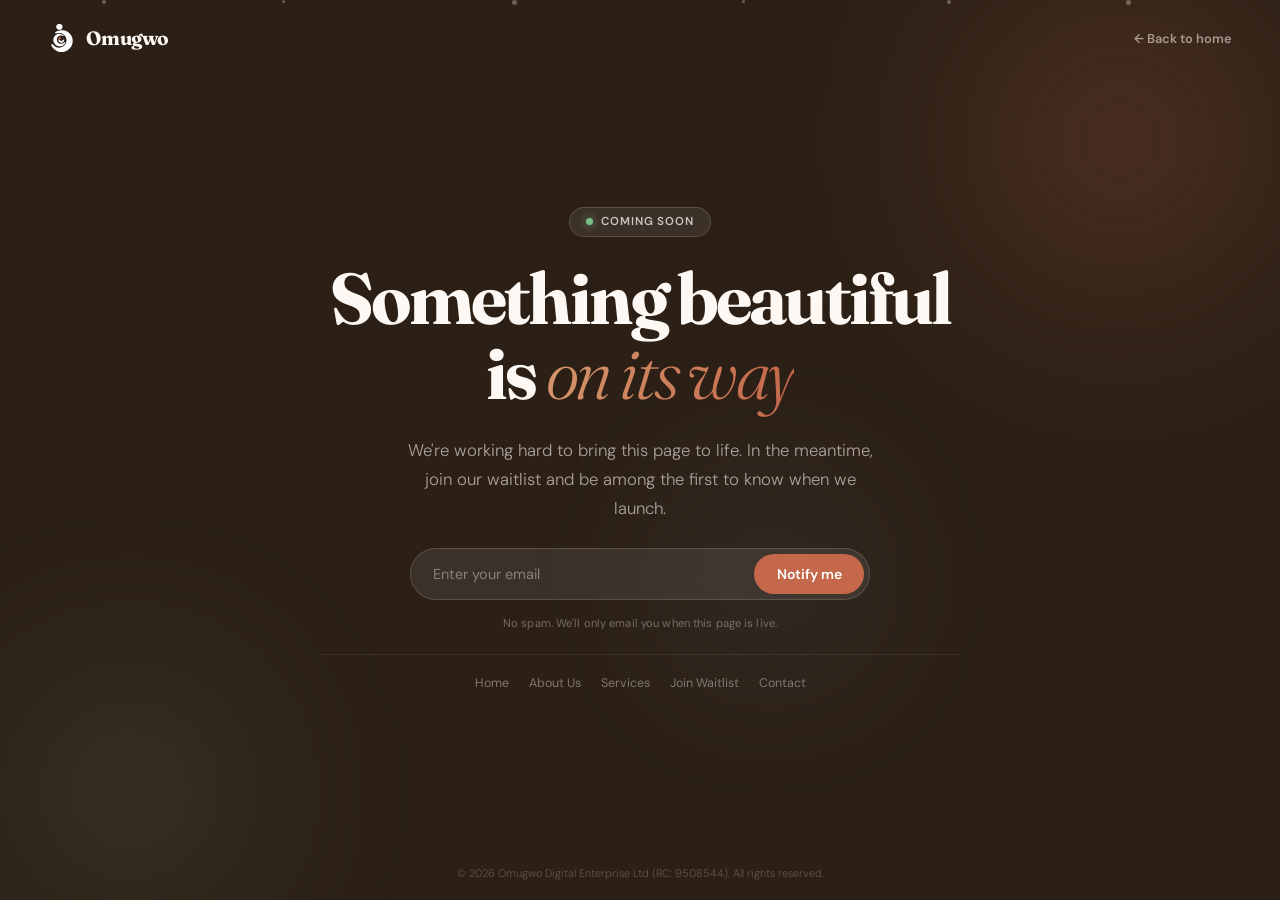
<file: coming-soon.html>
<!DOCTYPE html>
<html lang="en">
<head>
  <meta charset="UTF-8" />
  <meta name="viewport" content="width=device-width, initial-scale=1.0" />
  <meta name="description" content="Omugwo, This page is coming soon. Trusted postpartum care for Nigerian mothers." />
  <meta name="robots" content="noindex, nofollow" />
  <title>Coming Soon, Omugwo</title>
  <link rel="icon" type="image/svg+xml" href="/assets/logo1.svg" />
  <link rel="preconnect" href="https://fonts.googleapis.com" />
  <link rel="preconnect" href="https://fonts.gstatic.com" crossorigin />
  <link href="https://fonts.googleapis.com/css2?family=Fraunces:ital,opsz,wght@0,9..144,300;0,9..144,700;1,9..144,400&family=DM+Sans:wght@300;400;600&display=swap" rel="stylesheet" />

  <style>
    /* ── Reset ── */
    *, *::before, *::after { box-sizing: border-box; margin: 0; padding: 0; }
    html { scroll-behavior: smooth; }
    body {
      font-family: 'DM Sans', sans-serif;
      background: #2C2016;
      color: #FDF8F3;
      min-height: 100vh;
      overflow-x: hidden;
      display: flex;
      flex-direction: column;
    }

    /* ── Animated background ── */
    @keyframes orbA { 0%,100%{transform:translate(0,0) scale(1);} 45%{transform:translate(50px,-35px) scale(1.12);} 75%{transform:translate(-25px,28px) scale(0.9);} }
    @keyframes orbB { 0%,100%{transform:translate(0,0) scale(1);} 40%{transform:translate(-55px,40px) scale(1.15);} 68%{transform:translate(30px,-22px) scale(0.88);} }
    @keyframes orbC { 0%,100%{transform:translate(-50%,-50%) scale(1);opacity:0.4;} 50%{transform:translate(-50%,-58%) scale(1.3);opacity:0.2;} }

    .orb {
      position: fixed; border-radius: 50%;
      filter: blur(80px); pointer-events: none; z-index: 0;
    }
    .orb--1 { width:480px; height:480px; background:radial-gradient(circle,rgba(196,103,74,0.28),transparent 70%); top:-100px; right:-80px; animation:orbA 14s ease-in-out infinite; }
    .orb--2 { width:380px; height:380px; background:radial-gradient(circle,rgba(122,158,126,0.2),transparent 70%); bottom:-80px; left:-60px; animation:orbB 18s ease-in-out infinite; }
    .orb--3 { width:260px; height:260px; background:radial-gradient(circle,rgba(136,183,213,0.15),transparent 70%); top:50%; left:50%; animation:orbC 11s ease-in-out infinite; }

    /* Floating particles */
    @keyframes rise { 0%{bottom:-10px;opacity:0;} 8%{opacity:1;} 92%{opacity:0.5;} 100%{bottom:110%;opacity:0;transform:translateX(18px) rotate(360deg);} }
    .particle { position:fixed; border-radius:50%; background:rgba(253,248,243,0.3); pointer-events:none; animation:rise linear infinite; z-index:0; }
    .p1{width:4px;height:4px;left:8%;animation-duration:14s;animation-delay:0s;}
    .p2{width:3px;height:3px;left:22%;animation-duration:18s;animation-delay:-5s;}
    .p3{width:5px;height:5px;left:40%;animation-duration:12s;animation-delay:-9s;}
    .p4{width:3px;height:3px;left:58%;animation-duration:16s;animation-delay:-3s;}
    .p5{width:4px;height:4px;left:74%;animation-duration:20s;animation-delay:-7s;}
    .p6{width:5px;height:5px;left:88%;animation-duration:13s;animation-delay:-11s;}

    /* ── Nav ── */
    nav {
      position: relative; z-index: 10;
      padding: 1.5rem clamp(1.5rem, 5vw, 3rem);
      display: flex; align-items: center; justify-content: space-between;
    }
    .logo {
      display: flex; align-items: center; gap: 0.65rem;
      text-decoration: none;
    }
    .logo__text {
      font-family: 'Fraunces', Georgia, serif;
      font-size: 1.2rem; font-weight: 700;
      color: #FDF8F3; letter-spacing: -0.02em;
    }
    .nav__home {
      font-size: 0.8rem; font-weight: 600;
      color: rgba(253,248,243,0.55);
      text-decoration: none;
      display: flex; align-items: center; gap: 0.4rem;
      transition: color 0.2s ease;
    }
    .nav__home:hover { color: rgba(253,248,243,0.9); }

    /* ── Main ── */
    main {
      flex: 1; display: flex; align-items: center; justify-content: center;
      padding: clamp(2rem, 6vw, 4rem) clamp(1.5rem, 5vw, 3rem);
      position: relative; z-index: 1;
    }

    .content {
      max-width: 640px; width: 100%;
      text-align: center;
      display: flex; flex-direction: column; align-items: center; gap: 1.5rem;
      animation: contentIn 0.9s cubic-bezier(0.25,1,0.5,1) both;
    }
    @keyframes contentIn { from{opacity:0;transform:translateY(32px);} to{opacity:1;transform:translateY(0);} }

    /* Badge */
    .badge {
      display: inline-flex; align-items: center; gap: 0.5rem;
      background: rgba(255,255,255,0.08);
      border: 1px solid rgba(255,255,255,0.15);
      backdrop-filter: blur(10px);
      font-size: 0.72rem; font-weight: 600; letter-spacing: 0.08em;
      color: rgba(253,248,243,0.75); text-transform: uppercase;
      padding: 0.4rem 1rem; border-radius: 9999px;
    }
    .badge__dot {
      width: 7px; height: 7px; border-radius: 50%;
      background: #7BBE87;
      box-shadow: 0 0 8px rgba(123,190,135,0.8);
      animation: pulse 2s ease-in-out infinite;
    }
    @keyframes pulse { 0%,100%{box-shadow:0 0 6px rgba(123,190,135,0.8);transform:scale(1);} 50%{box-shadow:0 0 14px rgba(123,190,135,0.5);transform:scale(1.3);} }

    /* Headline */
    h1 {
      font-family: 'Fraunces', Georgia, serif;
      font-size: clamp(2.6rem, 7vw, 4.5rem);
      font-weight: 700; line-height: 1.05;
      letter-spacing: -0.04em; color: #FDF8F3;
    }
    h1 em {
      font-style: italic; font-weight: 300;
      background: linear-gradient(90deg, #D4956A, #C4674A);
      -webkit-background-clip: text; -webkit-text-fill-color: transparent;
      background-clip: text;
    }

    /* Subtext */
    .sub {
      font-size: clamp(0.9rem, 2vw, 1.05rem);
      color: rgba(253,248,243,0.6);
      line-height: 1.75; font-weight: 300; max-width: 44ch;
    }

    /* ── Countdown ── */
    .countdown {
      display: flex; gap: clamp(0.75rem, 3vw, 1.5rem);
      margin: 0.5rem 0;
    }
    .countdown__unit {
      display: flex; flex-direction: column; align-items: center; gap: 0.3rem;
    }
    .countdown__num {
      font-family: 'Fraunces', Georgia, serif;
      font-size: clamp(2rem, 6vw, 3.5rem);
      font-weight: 700; line-height: 1;
      letter-spacing: -0.05em;
      background: rgba(255,255,255,0.06);
      border: 1px solid rgba(255,255,255,0.1);
      backdrop-filter: blur(8px);
      border-radius: 16px;
      width: clamp(72px, 16vw, 100px);
      height: clamp(72px, 16vw, 100px);
      display: grid; place-items: center;
      transition: transform 0.15s ease;
    }
    .countdown__sep {
      font-family: 'Fraunces', Georgia, serif;
      font-size: clamp(1.5rem, 4vw, 2.5rem);
      font-weight: 300; color: rgba(253,248,243,0.3);
      align-self: flex-start; padding-top: clamp(0.6rem, 2vw, 1rem);
    }
    .countdown__label {
      font-size: 0.65rem; font-weight: 600;
      letter-spacing: 0.1em; text-transform: uppercase;
      color: rgba(253,248,243,0.35);
    }

    /* ── Email form ── */
    .form {
      display: flex;
      background: rgba(255,255,255,0.08);
      border: 1.5px solid rgba(255,255,255,0.15);
      border-radius: 9999px;
      padding: 5px 5px 5px 1.4rem;
      gap: 0.4rem;
      width: 100%; max-width: 460px;
      transition: border-color 0.3s ease, box-shadow 0.3s ease;
    }
    .form:focus-within {
      border-color: rgba(196,103,74,0.6);
      box-shadow: 0 0 0 4px rgba(196,103,74,0.15);
    }
    .form input {
      flex: 1; background: none; border: none; outline: none;
      font-family: 'DM Sans', sans-serif;
      font-size: 0.9rem; color: #FDF8F3; min-width: 0;
    }
    .form input::placeholder { color: rgba(253,248,243,0.4); }
    .form button {
      background: #C4674A; color: #fff;
      font-family: 'DM Sans', sans-serif;
      font-size: 0.875rem; font-weight: 600;
      padding: 0.7rem 1.4rem; border-radius: 9999px;
      border: none; cursor: pointer; white-space: nowrap;
      transition: background 0.3s ease, transform 0.3s cubic-bezier(0.34,1.56,0.64,1), box-shadow 0.3s ease;
    }
    .form button:hover { background:#A0503A; transform:scale(1.04); box-shadow:0 6px 20px rgba(196,103,74,0.4); }

    .form-note {
      font-size: 0.7rem; color: rgba(253,248,243,0.35);
      margin-top: -0.5rem; letter-spacing: 0.01em;
    }

    .form-success {
      display: none; align-items: center; gap: 0.6rem;
      background: rgba(123,190,135,0.15);
      border: 1px solid rgba(123,190,135,0.3);
      border-radius: 12px; padding: 0.85rem 1.2rem;
      font-size: 0.875rem; font-weight: 600; color: #A8D4AD;
      width: 100%; max-width: 460px;
      animation: successIn 0.5s cubic-bezier(0.34,1.2,0.64,1) both;
    }
    .form-success.visible { display: flex; }
    @keyframes successIn { from{opacity:0;transform:scale(0.95) translateY(6px);} to{opacity:1;transform:scale(1) translateY(0);} }

    /* ── Quick links ── */
    .links {
      display: flex; flex-wrap: wrap;
      gap: 0.4rem 1.25rem; justify-content: center;
      padding-top: 1.25rem;
      border-top: 1px solid rgba(253,248,243,0.08);
      width: 100%;
    }
    .links a {
      font-size: 0.78rem; color: rgba(253,248,243,0.4);
      text-decoration: none;
      transition: color 0.2s ease;
    }
    .links a:hover { color: rgba(253,248,243,0.85); }

    /* ── Footer ── */
    footer {
      position: relative; z-index: 1;
      padding: 1.25rem; text-align: center;
      font-size: 0.68rem; color: rgba(253,248,243,0.25); font-weight: 300;
    }

    /* ── Mobile ── */
    @media (max-width: 480px) {
      .form { flex-direction: column; border-radius: 20px; padding: 1rem; }
      .form button { width: 100%; }
      .countdown { gap: 0.5rem; }
      .countdown__sep { display: none; }
    }
  </style>
</head>
<body>

  <!-- Background -->
  <div class="orb orb--1" aria-hidden="true"></div>
  <div class="orb orb--2" aria-hidden="true"></div>
  <div class="orb orb--3" aria-hidden="true"></div>
  <div class="particle p1" aria-hidden="true"></div>
  <div class="particle p2" aria-hidden="true"></div>
  <div class="particle p3" aria-hidden="true"></div>
  <div class="particle p4" aria-hidden="true"></div>
  <div class="particle p5" aria-hidden="true"></div>
  <div class="particle p6" aria-hidden="true"></div>

  <!-- Nav -->
  <nav>
    <a href="/" class="logo">
      <img src="/assets/logo1.svg" alt="" width="28" height="28" />
      <span class="logo__text">Omugwo</span>
    </a>
    <a href="/" class="nav__home">
      ← Back to home
    </a>
  </nav>

  <!-- Main content -->
  <main>
    <div class="content">

      <div class="badge">
        <span class="badge__dot"></span>
        Coming soon
      </div>

      <h1>
        Something beautiful<br>
        is <em>on its way</em>
      </h1>

      <p class="sub">
        We're working hard to bring this page to life. In the meantime, join our waitlist and be among the first to know when we launch.
      </p>

      <!-- Countdown, targets a launch date, update below -->
      <div class="countdown" id="countdown" aria-label="Countdown to launch">
        <div class="countdown__unit">
          <div class="countdown__num" id="cd-days">--</div>
          <span class="countdown__label">Days</span>
        </div>
        <span class="countdown__sep" aria-hidden="true">:</span>
        <div class="countdown__unit">
          <div class="countdown__num" id="cd-hours">--</div>
          <span class="countdown__label">Hours</span>
        </div>
        <span class="countdown__sep" aria-hidden="true">:</span>
        <div class="countdown__unit">
          <div class="countdown__num" id="cd-mins">--</div>
          <span class="countdown__label">Mins</span>
        </div>
        <span class="countdown__sep" aria-hidden="true">:</span>
        <div class="countdown__unit">
          <div class="countdown__num" id="cd-secs">--</div>
          <span class="countdown__label">Secs</span>
        </div>
      </div>

      <!-- Email capture -->
      <form class="form" id="csForm" novalidate>
        <input type="hidden" name="_subject" value="Coming Soon, Omugwo notify me signup" />
        <input id="cs-email" type="email" name="email" placeholder="Enter your email" autocomplete="email" required />
        <button type="submit" id="csBtn">Notify me</button>
      </form>
      <p class="form-note">No spam. We'll only email you when this page is live.</p>

      <div class="form-success" id="csSuccess" aria-live="polite">
        ✓ &nbsp;You're on the list! We'll let you know the moment this goes live.
      </div>

      <!-- Quick nav -->
      <nav class="links" aria-label="Other pages">
        <a href="/">Home</a>
        <a href="/about">About Us</a>
        <a href="/services">Services</a>
        <a href="/find-care">Join Waitlist</a>
        <a href="/contact">Contact</a>
      </nav>

    </div>
  </main>

  <footer>
    &copy; 2026 Omugwo Digital Enterprise Ltd (RC: 9508544). All rights reserved.
  </footer>

  <script>
    /* ─────────────────────────────────────────
       COUNTDOWN, set your target launch date
       Format: 'Month DD, YYYY HH:MM:SS'
    ───────────────────────────────────────── */
    const LAUNCH_DATE = 'May 6, 2026 00:00:00';

    function updateCountdown() {
      const now    = new Date().getTime();
      const target = new Date(LAUNCH_DATE).getTime();
      const diff   = target - now;

      const daysEl  = document.getElementById('cd-days');
      const hoursEl = document.getElementById('cd-hours');
      const minsEl  = document.getElementById('cd-mins');
      const secsEl  = document.getElementById('cd-secs');

      if (diff <= 0) {
        // Already launched, hide countdown
        document.getElementById('countdown').style.display = 'none';
        return;
      }

      const days  = Math.floor(diff / (1000 * 60 * 60 * 24));
      const hours = Math.floor((diff % (1000 * 60 * 60 * 24)) / (1000 * 60 * 60));
      const mins  = Math.floor((diff % (1000 * 60 * 60)) / (1000 * 60));
      const secs  = Math.floor((diff % (1000 * 60)) / 1000);

      const pad = n => String(n).padStart(2, '0');

      // Animate number change with a tiny scale pop
      const update = (el, val) => {
        if (el.textContent !== pad(val)) {
          el.style.transform = 'scale(0.85)';
          setTimeout(() => {
            el.textContent = pad(val);
            el.style.transform = 'scale(1)';
          }, 80);
        }
      };

      update(daysEl,  days);
      update(hoursEl, hours);
      update(minsEl,  mins);
      update(secsEl,  secs);
    }

    updateCountdown();
    setInterval(updateCountdown, 1000);


    /* ─────────────────────────────────────────
       EMAIL FORM, Formspree
    ───────────────────────────────────────── */
    const form    = document.getElementById('csForm');
    const btn     = document.getElementById('csBtn');
    const success = document.getElementById('csSuccess');

    form.addEventListener('submit', async e => {
      e.preventDefault();
      const email = document.getElementById('cs-email').value.trim();
      if (!email) return;

      const origText = btn.textContent;
      btn.textContent = 'Sending…';
      btn.disabled = true;

      try {
        const res = await fetch('https://formspree.io/f/xjgjaenk', {
          method: 'POST',
          headers: { 'Accept': 'application/json' },
          body: new FormData(form),
        });

        const json = await res.json().catch(() => ({}));

        if (res.ok) {
          form.style.display = 'none';
          document.querySelector('.form-note').style.display = 'none';
          success.classList.add('visible');
        } else {
          console.error('Formspree error:', res.status, json);
          btn.textContent = 'Try again';
          btn.disabled = false;
        }
      } catch (err) {
        console.error('Network error:', err);
        btn.textContent = 'Try again';
        btn.disabled = false;
      }
    });
  </script>

</body>
</html>
</file>
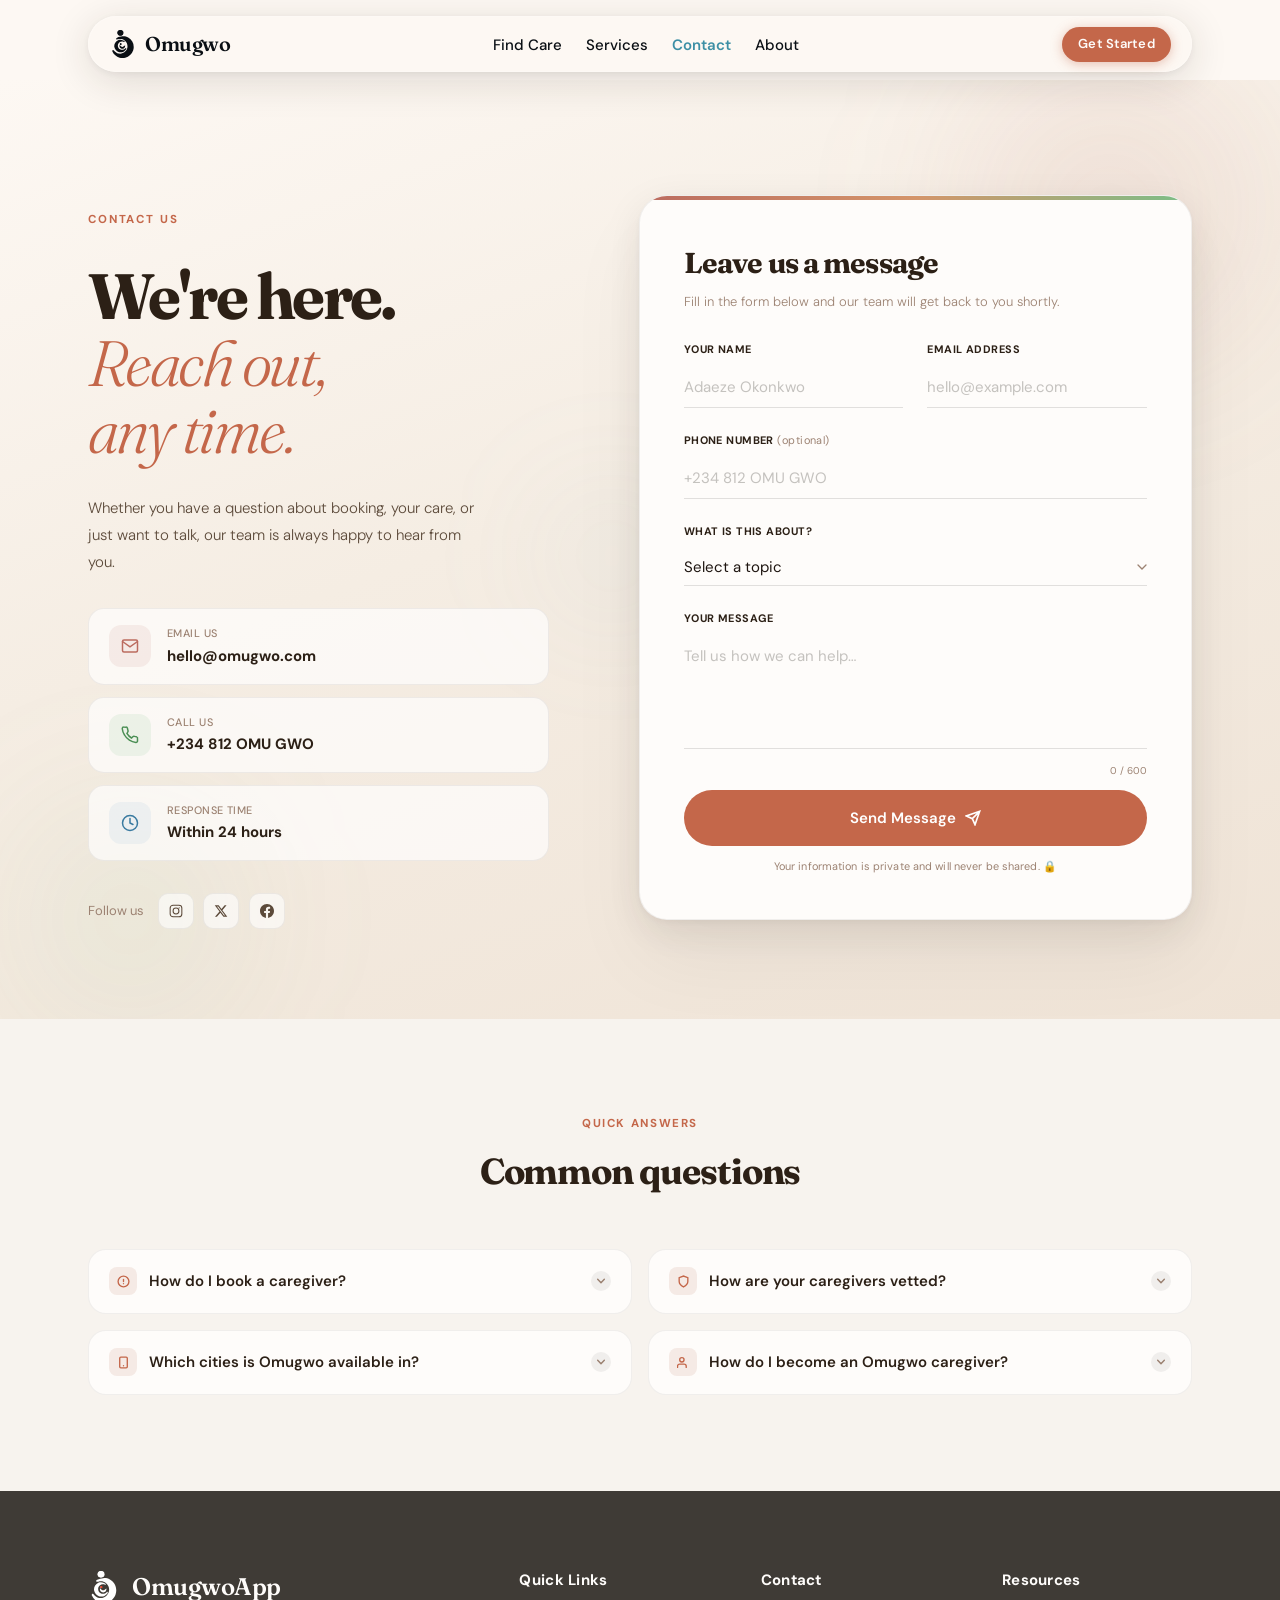
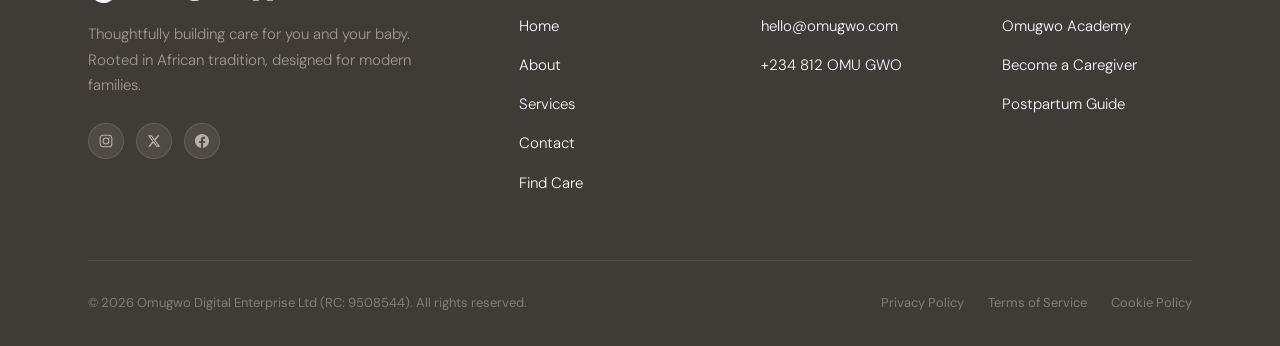
<file: contact.html>
<!DOCTYPE html>
<html lang="en">
<head>
  <meta charset="UTF-8" />
  <meta name="viewport" content="width=device-width, initial-scale=1.0" />
  <meta name="description" content="Contact Omugwo, We're here to help. Reach out any time." />
  <title>Contact Us, Omugwo</title>
  <link rel="stylesheet" href="css/style.css" />
  <link rel="stylesheet" href="css/animations.css" />
  <link rel="stylesheet" href="css/pages.css" />
  <link rel="stylesheet" href="css/contact.css" />
  <link rel="icon" type="image/svg+xml" href="assets/logo3.svg" />
</head>
<body class="page-contact">

<!-- ── Fixed Navbar ── -->
<nav class="nav nav--page nav--fixed" role="navigation" aria-label="Main navigation">
  <div class="container">
    <div class="nav__pill">
      <a href="/" class="nav__logo" aria-label="Omugwo Home">
        <img src="assets/logo1.svg" alt="" class="nav__logo-img" width="28" height="28" />
        <span class="nav__logo-text">Omugwo</span>
      </a>
      <ul class="nav__links" role="list">
        <li><a href="/find-care" class="nav__link">Find Care</a></li>
        <li><a href="/services" class="nav__link">Services</a></li>
        <li><a href="/contact" class="nav__link nav__link--active">Contact</a></li>
        <li><a href="/about" class="nav__link">About</a></li>
      </ul>
      <div class="nav__actions">
        <a href="/find-care" class="btn btn--rust btn--sm">Get Started</a>
      </div>
      <button class="nav__hamburger" aria-label="Toggle menu" aria-expanded="false">
        <span></span><span></span><span></span>
      </button>
    </div>
  </div>
</nav>
<div class="nav__mobile" role="dialog" aria-label="Mobile navigation">
  <ul role="list">
    <li><a href="/find-care" class="nav__link">Find Care</a></li>
    <li><a href="/services" class="nav__link">Services</a></li>
    <li><a href="/contact" class="nav__link">Contact</a></li>
    <li><a href="/about" class="nav__link">About</a></li>
  </ul>
  <div style="display:flex;flex-direction:column;gap:1rem;margin-top:auto;">
    <a href="/find-care" class="btn btn--rust">Get Started</a>
  </div>
</div>


<!-- ══════════════════════════════════════════
     HERO, Full height, split layout
══════════════════════════════════════════ -->
<section class="ct-hero" aria-label="Contact Omugwo">

  <div class="ct-orb ct-orb--1" aria-hidden="true"></div>
  <div class="ct-orb ct-orb--2" aria-hidden="true"></div>
  <div class="ct-orb ct-orb--3" aria-hidden="true"></div>

  <div class="container ct-hero__inner">

    <!-- Left: headline + channels -->
    <div class="ct-hero__left">

      <span class="ct-eyebrow ct-fade-up">Contact Us</span>

      <h1 class="ct-hero__headline ct-fade-up ct-fade-up--d1">
        We're here.<br>
        <em>Reach out,<br>any time.</em>
      </h1>

      <p class="ct-hero__sub ct-fade-up ct-fade-up--d2">
        Whether you have a question about booking, your care, or just want to talk, our team is always happy to hear from you.
      </p>

      <!-- Contact channels -->
      <div class="ct-channels ct-fade-up ct-fade-up--d3">

        <a href="mailto:hello@omugwo.com" class="ct-channel ct-channel--email">
          <span class="ct-channel__icon">
            <svg width="18" height="18" viewBox="0 0 24 24" fill="none" stroke="currentColor" stroke-width="2" stroke-linecap="round"><path d="M4 4h16c1.1 0 2 .9 2 2v12c0 1.1-.9 2-2 2H4c-1.1 0-2-.9-2-2V6c0-1.1.9-2 2-2z"/><polyline points="22,6 12,13 2,6"/></svg>
          </span>
          <div>
            <span class="ct-channel__label">Email us</span>
            <span class="ct-channel__value">hello@omugwo.com</span>
          </div>
        </a>

        <a href="tel:+2348129925835" class="ct-channel ct-channel--phone">
          <span class="ct-channel__icon">
            <svg width="18" height="18" viewBox="0 0 24 24" fill="none" stroke="currentColor" stroke-width="2" stroke-linecap="round"><path d="M22 16.92v3a2 2 0 0 1-2.18 2 19.79 19.79 0 0 1-8.63-3.07A19.5 19.5 0 0 1 4.69 12a19.79 19.79 0 0 1-3.07-8.67A2 2 0 0 1 3.64 1.5h3a2 2 0 0 1 2 1.72c.127.96.361 1.903.7 2.81a2 2 0 0 1-.45 2.11L7.91 9.91a16 16 0 0 0 6.08 6.08l1.77-1.77a2 2 0 0 1 2.11-.45c.907.339 1.85.573 2.81.7A2 2 0 0 1 22 16.92z"/></svg>
          </span>
          <div>
            <span class="ct-channel__label">Call us</span>
            <span class="ct-channel__value">+234 812 OMU GWO</span>
          </div>
        </a>

        <div class="ct-channel ct-channel--time">
          <span class="ct-channel__icon">
            <svg width="18" height="18" viewBox="0 0 24 24" fill="none" stroke="currentColor" stroke-width="2" stroke-linecap="round"><circle cx="12" cy="12" r="10"/><polyline points="12 6 12 12 16 14"/></svg>
          </span>
          <div>
            <span class="ct-channel__label">Response time</span>
            <span class="ct-channel__value">Within 24 hours</span>
          </div>
        </div>

      </div>

      <!-- Social links -->
      <div class="ct-social ct-fade-up ct-fade-up--d4">
        <span class="ct-social__label">Follow us</span>
        <a href="https://instagram.com/omugwoapp" class="ct-social__link" aria-label="Instagram" target="_blank" rel="noopener">
          <svg width="14" height="14" viewBox="0 0 24 24" fill="none" stroke="currentColor" stroke-width="1.8" stroke-linecap="round" stroke-linejoin="round"><rect x="2" y="2" width="20" height="20" rx="5"/><circle cx="12" cy="12" r="5"/><circle cx="17.5" cy="6.5" r="1" fill="currentColor" stroke="none"/></svg>
        </a>
        <a href="https://twitter.com/omugwoapp" class="ct-social__link" aria-label="Twitter" target="_blank" rel="noopener">
          <svg width="14" height="14" viewBox="0 0 24 24" fill="currentColor"><path d="M18.244 2.25h3.308l-7.227 8.26 8.502 11.24H16.17l-5.214-6.817L4.99 21.75H1.68l7.73-8.835L1.254 2.25H8.08l4.713 6.231zm-1.161 17.52h1.833L7.084 4.126H5.117z"/></svg>
        </a>
        <a href="https://facebook.com/omugwoapp" class="ct-social__link" aria-label="Facebook" target="_blank" rel="noopener">
          <svg width="14" height="14" viewBox="0 0 24 24" fill="currentColor"><path d="M24 12.073c0-6.627-5.373-12-12-12s-12 5.373-12 12c0 5.99 4.388 10.954 10.125 11.854v-8.385H7.078v-3.47h3.047V9.43c0-3.007 1.792-4.669 4.533-4.669 1.312 0 2.686.235 2.686.235v2.953H15.83c-1.491 0-1.956.925-1.956 1.874v2.25h3.328l-.532 3.47h-2.796v8.385C19.612 23.027 24 18.062 24 12.073z"/></svg>
        </a>
      </div>

    </div>

    <!-- Right: form card -->
    <div class="ct-form-card ct-fade-up ct-fade-up--d2" id="ctFormCard">

      <h2 class="ct-form-title">Leave us a message</h2>
      <p class="ct-form-sub">Fill in the form below and our team will get back to you shortly.</p>

      <form class="ct-form" id="ctForm" novalidate>

        <div class="ct-form__row">
          <div class="ct-field">
            <label for="ct-name">Your name</label>
            <input id="ct-name" type="text" placeholder="Adaeze Okonkwo" autocomplete="name" required />
            <div class="ct-field__bar"></div>
          </div>
          <div class="ct-field">
            <label for="ct-email">Email address</label>
            <input id="ct-email" type="email" placeholder="hello@example.com" autocomplete="email" required />
            <div class="ct-field__bar"></div>
          </div>
        </div>

        <div class="ct-field">
          <label for="ct-phone">Phone number <span style="color:var(--text-muted);font-weight:400;text-transform:none;">(optional)</span></label>
          <input id="ct-phone" type="tel" placeholder="+234 812 OMU GWO" autocomplete="tel" />
          <div class="ct-field__bar"></div>
        </div>

        <div class="ct-field">
          <label for="ct-subject">What is this about?</label>
          <select id="ct-subject" required>
            <option value="">Select a topic</option>
            <option>Booking a caregiver</option>
            <option>Becoming a caregiver</option>
            <option>Pricing &amp; packages</option>
            <option>Partnership enquiry</option>
            <option>Press &amp; media</option>
            <option>Other</option>
          </select>
          <div class="ct-field__bar"></div>
        </div>

        <div class="ct-field" style="position:relative;">
          <label for="ct-message">Your message</label>
          <textarea id="ct-message" rows="4" placeholder="Tell us how we can help…" maxlength="600" required></textarea>
          <div class="ct-field__bar"></div>
          <span class="ct-field__count" id="ctCount">0 / 600</span>
        </div>

        <button type="submit" class="ct-submit" id="ctSubmit">
          <span id="ctSubmitText">Send Message</span>
          <svg width="16" height="16" viewBox="0 0 24 24" fill="none" stroke="currentColor" stroke-width="2.5" stroke-linecap="round"><path d="M22 2L11 13M22 2l-7 20-4-9-9-4 20-7z"/></svg>
        </button>

        <div class="ct-success" id="ctSuccess" aria-live="polite">
          <div class="ct-success__check">✓</div>
          <div>
            <strong>Message sent!</strong>
            <span style="font-weight:300;display:block;font-size:var(--text-xs);margin-top:2px;">We'll be in touch within 24 hours.</span>
          </div>
        </div>

      </form>

      <p class="ct-form-note">Your information is private and will never be shared. 🔒</p>

    </div>

  </div>
</section>


<!-- ══════════════════════════════════════════
     FAQ STRIP
══════════════════════════════════════════ -->
<section class="ct-faq" aria-label="Frequently asked questions">
  <div class="container">

    <div class="ct-faq__header">
      <p class="ct-faq__label reveal">Quick Answers</p>
      <h2 class="ct-faq__headline reveal reveal-delay-1">Common questions</h2>
    </div>

    <div class="ct-faq__grid">

      <div class="ct-faq-item reveal">
        <button class="ct-faq-item__q" aria-expanded="false">
          <span class="ct-faq-item__icon">
            <svg width="13" height="13" viewBox="0 0 24 24" fill="none" stroke="currentColor" stroke-width="2.5" stroke-linecap="round"><circle cx="12" cy="12" r="10"/><path d="M12 8v4M12 16h.01"/></svg>
          </span>
          <span>How do I book a caregiver?</span>
          <span class="ct-faq-item__chevron">
            <svg width="10" height="10" viewBox="0 0 12 12" fill="none"><path d="M2 4l4 4 4-4" stroke="currentColor" stroke-width="1.8" stroke-linecap="round" stroke-linejoin="round"/></svg>
          </span>
        </button>
        <div class="ct-faq-item__body"><div class="ct-faq-item__body-inner">
          <p>Join our waitlist via the Find Care page, select your city and care needs, and our team will match you with the best available caregiver. You'll receive a WhatsApp confirmation within 24 hours.</p>
        </div></div>
      </div>

      <div class="ct-faq-item reveal reveal-delay-1">
        <button class="ct-faq-item__q" aria-expanded="false">
          <span class="ct-faq-item__icon">
            <svg width="13" height="13" viewBox="0 0 24 24" fill="none" stroke="currentColor" stroke-width="2.5" stroke-linecap="round"><path d="M12 22s8-4 8-10V5l-8-3-8 3v7c0 6 8 10 8 10z"/></svg>
          </span>
          <span>How are your caregivers vetted?</span>
          <span class="ct-faq-item__chevron">
            <svg width="10" height="10" viewBox="0 0 12 12" fill="none"><path d="M2 4l4 4 4-4" stroke="currentColor" stroke-width="1.8" stroke-linecap="round" stroke-linejoin="round"/></svg>
          </span>
        </button>
        <div class="ct-faq-item__body"><div class="ct-faq-item__body-inner">
          <p>All caregivers undergo background checks, identity verification, health screenings, and complete our Omugwo Academy training programme before being listed on the platform.</p>
        </div></div>
      </div>

      <div class="ct-faq-item reveal reveal-delay-1">
        <button class="ct-faq-item__q" aria-expanded="false">
          <span class="ct-faq-item__icon">
            <svg width="13" height="13" viewBox="0 0 24 24" fill="none" stroke="currentColor" stroke-width="2.5" stroke-linecap="round"><rect x="5" y="2" width="14" height="20" rx="2"/><path d="M12 18h.01"/></svg>
          </span>
          <span>Which cities is Omugwo available in?</span>
          <span class="ct-faq-item__chevron">
            <svg width="10" height="10" viewBox="0 0 12 12" fill="none"><path d="M2 4l4 4 4-4" stroke="currentColor" stroke-width="1.8" stroke-linecap="round" stroke-linejoin="round"/></svg>
          </span>
        </button>
        <div class="ct-faq-item__body"><div class="ct-faq-item__body-inner">
          <p>We are currently launching in Lagos, with Abuja and Port Harcourt coming soon. Join the waitlist and select your city, we'll notify you the moment we expand to your area.</p>
        </div></div>
      </div>

      <div class="ct-faq-item reveal reveal-delay-2">
        <button class="ct-faq-item__q" aria-expanded="false">
          <span class="ct-faq-item__icon">
            <svg width="13" height="13" viewBox="0 0 24 24" fill="none" stroke="currentColor" stroke-width="2.5" stroke-linecap="round"><path d="M17 21v-2a4 4 0 0 0-4-4H5a4 4 0 0 0-4 4v2"/><circle cx="9" cy="7" r="4"/></svg>
          </span>
          <span>How do I become an Omugwo caregiver?</span>
          <span class="ct-faq-item__chevron">
            <svg width="10" height="10" viewBox="0 0 12 12" fill="none"><path d="M2 4l4 4 4-4" stroke="currentColor" stroke-width="1.8" stroke-linecap="round" stroke-linejoin="round"/></svg>
          </span>
        </button>
        <div class="ct-faq-item__body"><div class="ct-faq-item__body-inner">
          <p>Join our waitlist on the Find Care page and select "Caregiver." We'll guide you through the application, background check, and Omugwo Academy training before you go live on the platform.</p>
        </div></div>
      </div>

    </div>

  </div>
</section>


<!-- ── Footer ── -->
<footer class="footer" role="contentinfo">
  <div class="container">
    <div class="footer__top">
      <div class="footer__brand">
        <a href="/" class="footer__logo">
          <img src="assets/logo.svg" alt="" width="32" height="32" />
          <span class="footer__logo-text">OmugwoApp</span>
        </a>
        <p>Thoughtfully building care for you and your baby. Rooted in African tradition, designed for modern families.</p>
        <div class="footer__social">
          <a href="https://instagram.com/omugwoapp" class="footer__social-link" aria-label="Instagram" target="_blank" rel="noopener"><svg width="14" height="14" viewBox="0 0 24 24" fill="none" stroke="currentColor" stroke-width="1.8" stroke-linecap="round" stroke-linejoin="round"><rect x="2" y="2" width="20" height="20" rx="5"/><circle cx="12" cy="12" r="5"/><circle cx="17.5" cy="6.5" r="1" fill="currentColor" stroke="none"/></svg></a>
          <a href="https://twitter.com/omugwoapp" class="footer__social-link" aria-label="Twitter / X" target="_blank" rel="noopener"><svg width="14" height="14" viewBox="0 0 24 24" fill="currentColor"><path d="M18.244 2.25h3.308l-7.227 8.26 8.502 11.24H16.17l-5.214-6.817L4.99 21.75H1.68l7.73-8.835L1.254 2.25H8.08l4.713 6.231zm-1.161 17.52h1.833L7.084 4.126H5.117z"/></svg></a>
          <a href="https://facebook.com/omugwoapp" class="footer__social-link" aria-label="Facebook" target="_blank" rel="noopener"><svg width="14" height="14" viewBox="0 0 24 24" fill="currentColor"><path d="M24 12.073c0-6.627-5.373-12-12-12s-12 5.373-12 12c0 5.99 4.388 10.954 10.125 11.854v-8.385H7.078v-3.47h3.047V9.43c0-3.007 1.792-4.669 4.533-4.669 1.312 0 2.686.235 2.686.235v2.953H15.83c-1.491 0-1.956.925-1.956 1.874v2.25h3.328l-.532 3.47h-2.796v8.385C19.612 23.027 24 18.062 24 12.073z"/></svg></a>
        </div>
      </div>
      <div>
        <p class="footer__col-title">Quick Links</p>
        <ul class="footer__links" role="list">
          <li><a href="/" class="footer__link">Home</a></li>
          <li><a href="/about" class="footer__link">About</a></li>
          <li><a href="/services" class="footer__link">Services</a></li>
          <li><a href="/contact" class="footer__link">Contact</a></li>
          <li><a href="/find-care" class="footer__link">Find Care</a></li>
        </ul>
      </div>
      <div>
        <p class="footer__col-title">Contact</p>
        <ul class="footer__links" role="list">
          <li><a href="mailto:hello@omugwo.com" class="footer__link">hello@omugwo.com</a></li>
          <li><a href="tel:+2348129925835" class="footer__link">+234 812 OMU GWO</a></li>
        </ul>
      </div>
      <div>
        <p class="footer__col-title">Resources</p>
        <ul class="footer__links" role="list">
          <li><a href="/coming-soon" class="footer__link">Omugwo Academy</a></li>
          <li><a href="/find-care" class="footer__link">Become a Caregiver</a></li>
          <li><a href="/coming-soon" class="footer__link">Postpartum Guide</a></li>
        </ul>
      </div>
    </div>
    <div class="footer__bottom">
      <p class="footer__copy">&copy; 2026 Omugwo Digital Enterprise Ltd (RC: 9508544). All rights reserved.</p>
      <nav class="footer__legal">
        <a href="/coming-soon">Privacy Policy</a>
        <a href="/coming-soon">Terms of Service</a>
        <a href="/coming-soon">Cookie Policy</a>
      </nav>
    </div>
  </div>
</footer>

<script src="js/main.js"></script>
<script src="js/pages.js"></script>
<script src="js/contact.js"></script>
</body>
</html>
</file>
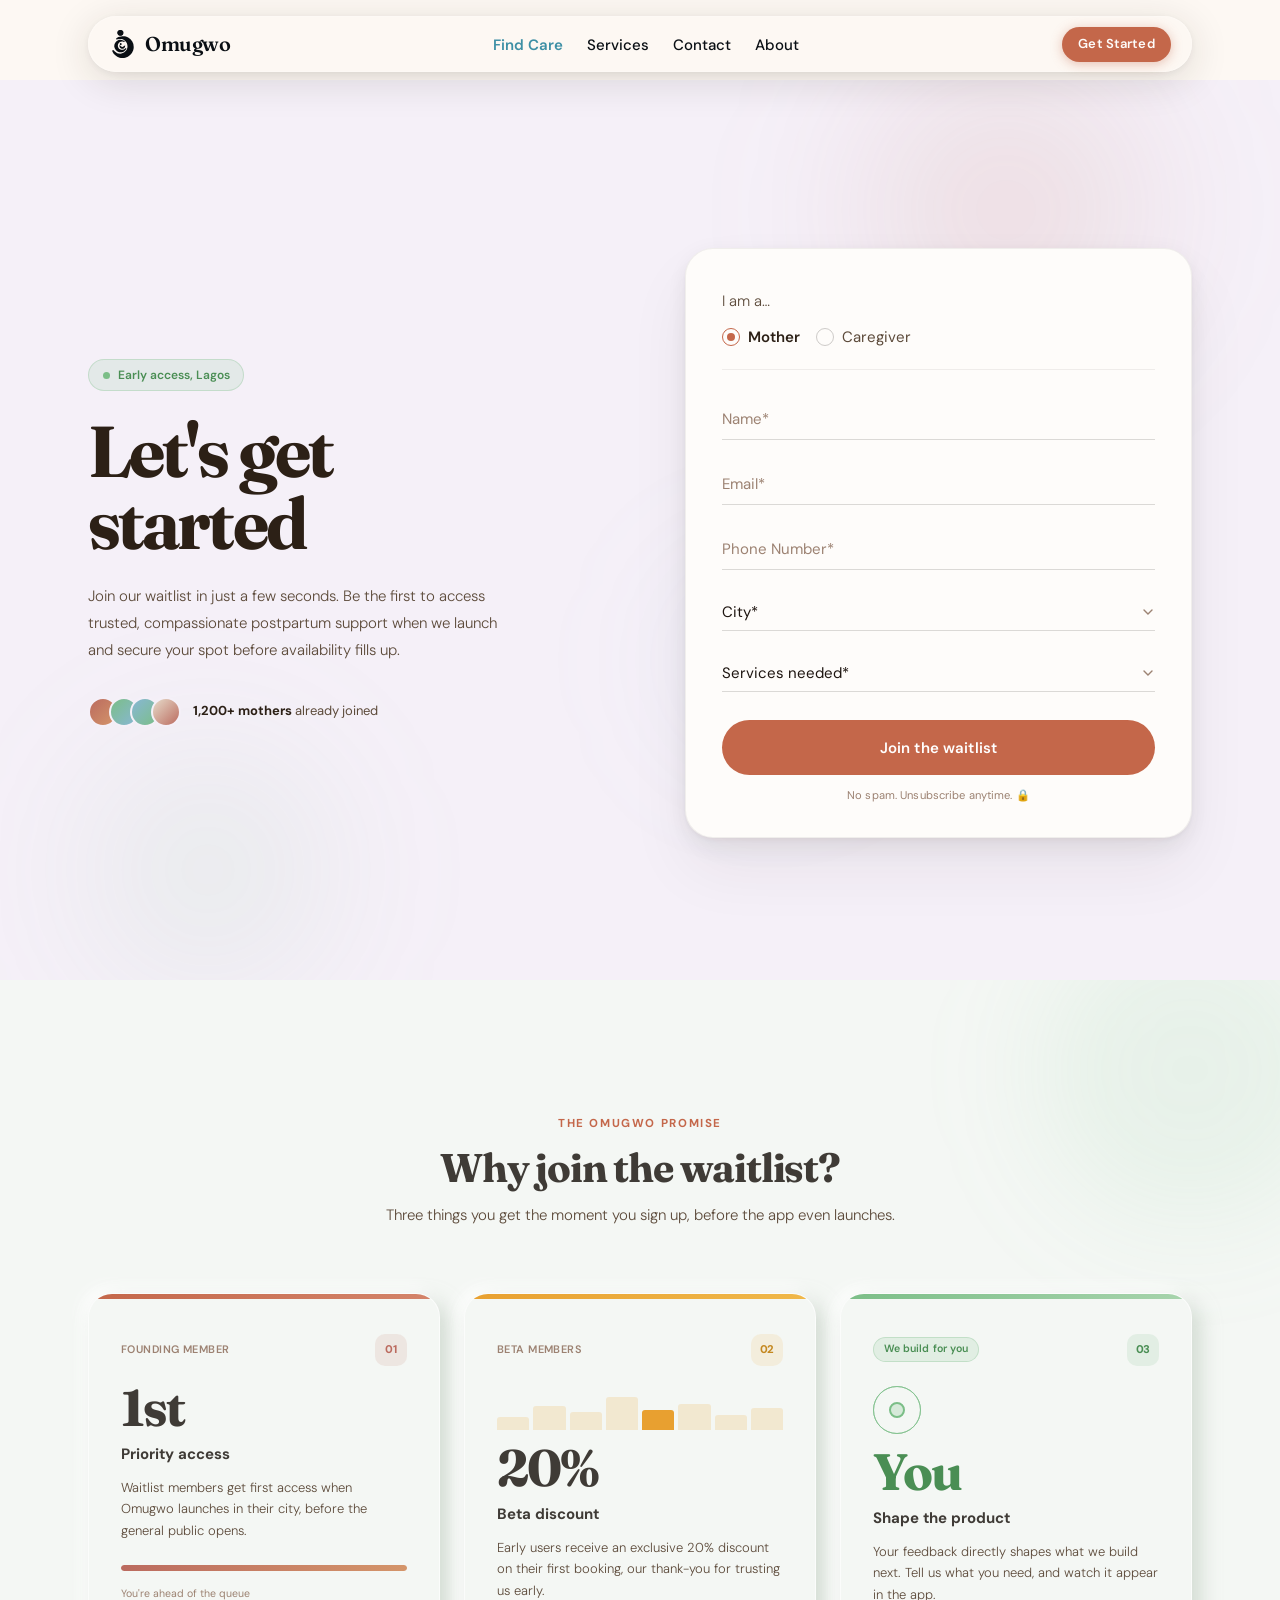
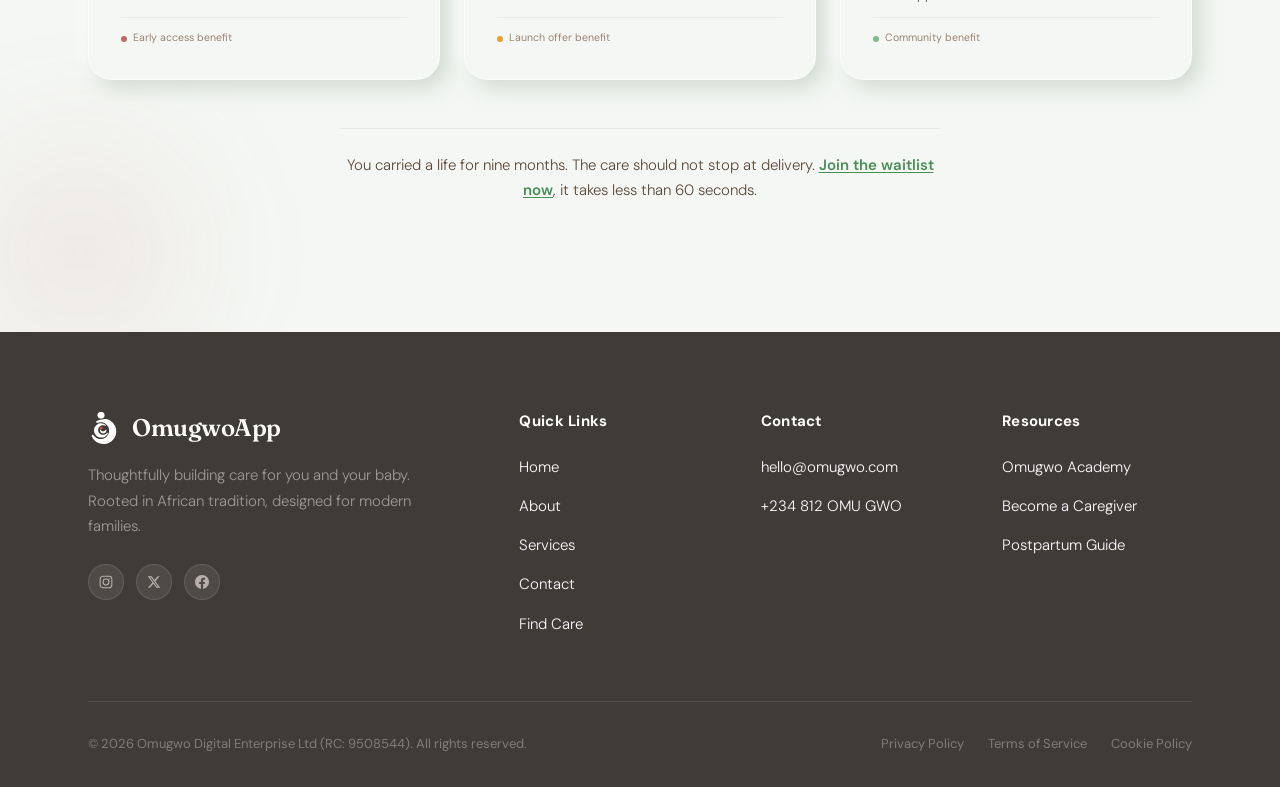
<file: find-care.html>
<!DOCTYPE html>
<html lang="en">
<head>
  <meta charset="UTF-8" />
  <meta name="viewport" content="width=device-width, initial-scale=1.0" />
  <meta name="description" content="Join the Omugwo waitlist, be first to access trusted postpartum care in Nigeria." />
  <title>Find Care, Omugwo</title>
  <link rel="stylesheet" href="css/style.css" />
  <link rel="stylesheet" href="css/animations.css" />
  <link rel="stylesheet" href="css/pages.css" />
  <link rel="stylesheet" href="css/find-care.css" />
  <link rel="icon" type="image/svg+xml" href="assets/logo3.svg" />
</head>
<body class="page-findcare">

<!-- ── Fixed Navbar ── -->
<nav class="nav nav--page nav--fixed" role="navigation" aria-label="Main navigation">
  <div class="container">
    <div class="nav__pill">
      <a href="/" class="nav__logo" aria-label="Omugwo Home">
        <img src="assets/logo1.svg" alt="" class="nav__logo-img" width="28" height="28" />
        <span class="nav__logo-text">Omugwo</span>
      </a>
      <ul class="nav__links" role="list">
        <li><a href="/find-care" class="nav__link nav__link--active">Find Care</a></li>
        <li><a href="/services" class="nav__link">Services</a></li>
        <li><a href="/contact" class="nav__link">Contact</a></li>
        <li><a href="/about" class="nav__link">About</a></li>
      </ul>
      <div class="nav__actions">
        <a href="/find-care" class="btn btn--rust btn--sm">Get Started</a>
      </div>
      <button class="nav__hamburger" aria-label="Toggle menu" aria-expanded="false">
        <span></span><span></span><span></span>
      </button>
    </div>
  </div>
</nav>
<div class="nav__mobile" role="dialog" aria-label="Mobile navigation">
  <ul role="list">
    <li><a href="/find-care" class="nav__link">Find Care</a></li>
    <li><a href="/services" class="nav__link">Services</a></li>
    <li><a href="/contact" class="nav__link">Contact</a></li>
    <li><a href="/about" class="nav__link">About</a></li>
  </ul>
  <div style="display:flex;flex-direction:column;gap:1rem;margin-top:auto;">
    <a href="/find-care" class="btn btn--rust">Get Started</a>
  </div>
</div>

<!-- ══════════════════════════════════════════
     HERO, Split: Left text, Right form
══════════════════════════════════════════ -->
<section class="fc-hero" aria-label="Join the Omugwo waitlist">

  <!-- Floating background orbs -->
  <div class="fc-orb fc-orb--a" aria-hidden="true"></div>
  <div class="fc-orb fc-orb--b" aria-hidden="true"></div>
  <div class="fc-orb fc-orb--c" aria-hidden="true"></div>

  <div class="container fc-hero__inner">

    <!-- ── Left: copy ── -->
    <div class="fc-hero__left">

      <div class="fc-badge fc-fade-up">
        <span class="fc-badge__dot"></span>
        Early access, Lagos
      </div>

      <h1 class="fc-headline fc-fade-up fc-fade-up--d1">
        Let's get<br>started
      </h1>

      <p class="fc-sub fc-fade-up fc-fade-up--d2">
        Join our waitlist in just a few seconds. Be the first to access trusted, compassionate postpartum support when we launch and secure your spot before availability fills up.
      </p>

      <!-- Social proof -->
      <div class="fc-proof fc-fade-up fc-fade-up--d3">
        <div class="fc-proof__avatars" aria-hidden="true">
          <div class="fc-proof__av" style="background:linear-gradient(135deg,#BB6B5F,#D4956A)"></div>
          <div class="fc-proof__av" style="background:linear-gradient(135deg,#7BBE87,#88B7D5)"></div>
          <div class="fc-proof__av" style="background:linear-gradient(135deg,#88B7D5,#7BBE87)"></div>
          <div class="fc-proof__av" style="background:linear-gradient(135deg,#E7DCCB,#BB6B5F)"></div>
        </div>
        <p><strong>1,200+ mothers</strong> already joined</p>
      </div>

    </div>

    <!-- ── Right: form card ── -->
    <div class="fc-form-wrap fc-fade-up fc-fade-up--d2">
      <div class="fc-form-card" id="fc-form-card">

        <!-- Role toggle, Mother / Caregiver -->
        <div class="fc-role-toggle" id="fc-role-toggle">
          <p class="fc-role-toggle__label">I am a…</p>
          <div class="fc-role-toggle__options">
            <label class="fc-role-option fc-role-option--active" for="role-mother">
              <input type="radio" id="role-mother" name="fc-role" value="mother" checked />
              <span class="fc-role-option__radio"></span>
              <span class="fc-role-option__text">Mother</span>
            </label>
            <label class="fc-role-option" for="role-caregiver">
              <input type="radio" id="role-caregiver" name="fc-role" value="caregiver" />
              <span class="fc-role-option__radio"></span>
              <span class="fc-role-option__text">Caregiver</span>
            </label>
          </div>
        </div>

        <!-- Divider -->
        <div class="fc-form-divider" aria-hidden="true"></div>

        <!-- Fields, shown depend on role -->
        <div class="fc-fields" id="fc-fields">

          <div class="fc-field">
            <input id="fc-name" type="text" placeholder="Name*" autocomplete="name" required />
            <div class="fc-field__bar"></div>
          </div>

          <div class="fc-field">
            <input id="fc-email" type="email" placeholder="Email*" autocomplete="email" required />
            <div class="fc-field__bar"></div>
          </div>

          <div class="fc-field">
            <input id="fc-phone" type="tel" placeholder="Phone Number*" autocomplete="tel" required />
            <div class="fc-field__bar"></div>
          </div>

          <!-- Mother-only fields -->
          <div class="fc-field fc-field--mother">
            <select id="fc-city">
              <option value="">City*</option>
              <option>Lagos</option>
              <option>Abuja (coming soon)</option>
              <option>Port Harcourt (coming soon)</option>
              <option>Enugu (coming soon)</option>
              <option>Other</option>
            </select>
            <div class="fc-field__bar"></div>
          </div>

          <div class="fc-field fc-field--mother">
            <select id="fc-service">
              <option value="">Services needed*</option>
              <option>Newborn care</option>
              <option>Night support</option>
              <option>Breastfeeding assistance</option>
              <option>Household help</option>
              <option>Postpartum recovery</option>
              <option>Full Omugwo package</option>
            </select>
            <div class="fc-field__bar"></div>
          </div>

          <!-- Caregiver-only fields -->
          <div class="fc-field fc-field--caregiver" hidden>
            <select id="fc-experience">
              <option value="">Years of experience*</option>
              <option>Less than 1 year</option>
              <option>1–3 years</option>
              <option>3–5 years</option>
              <option>5+ years</option>
            </select>
            <div class="fc-field__bar"></div>
          </div>

          <div class="fc-field fc-field--caregiver" hidden>
            <select id="fc-specialty">
              <option value="">Primary specialty*</option>
              <option>Newborn care</option>
              <option>Breastfeeding support</option>
              <option>Traditional postpartum care</option>
              <option>Night nursing</option>
              <option>General postpartum</option>
            </select>
            <div class="fc-field__bar"></div>
          </div>

        </div>

        <button class="fc-submit-btn" id="fc-submit-btn" type="button">
          Join the waitlist
        </button>

        <p class="fc-form-note">No spam. Unsubscribe anytime. 🔒</p>

      </div>

      <!-- Success state -->
      <div class="fc-success" id="fc-success" hidden>
        <div class="fc-success__burst" aria-hidden="true"></div>
        <div class="fc-success__icon">🌿</div>
        <h2 class="fc-success__title">You're on the list!</h2>
        <p class="fc-success__text">Thank you for joining Omugwo. We'll reach out on WhatsApp within 24 hours to confirm your spot.</p>
        <p class="fc-success__text">Tell a fellow mother, the village grows when we share.</p>
        <div class="fc-success__actions">
          <a href="/" class="btn btn--outline">Back to Home</a>
          <a href="/services" class="btn btn--rust">Explore Services</a>
        </div>
      </div>

    </div>
  </div>
</section>


<!-- ══════════════════════════════════════════
     WHY JOIN, Neumorphic stat-style cards
══════════════════════════════════════════ -->
<section class="fc-why" aria-label="Why join the waitlist">

  <!-- Subtle floating shapes -->
  <div class="fc-why__shape fc-why__shape--1" aria-hidden="true"></div>
  <div class="fc-why__shape fc-why__shape--2" aria-hidden="true"></div>

  <div class="container">

    <div class="fc-why__header">
      <p class="fc-why__eyebrow reveal">The Omugwo Promise</p>
      <h2 class="fc-why__headline reveal reveal-delay-1">Why join the waitlist?</h2>
      <p class="fc-why__sub reveal reveal-delay-2">Three things you get the moment you sign up, before the app even launches.</p>
    </div>

    <div class="fc-why__grid">

      <!-- Card 1 -->
      <div class="fc-why-card reveal" data-index="0">
        <div class="fc-why-card__accent fc-why-card__accent--coral"></div>
        <div class="fc-why-card__top">
          <span class="fc-why-card__tag">Founding member</span>
          <div class="fc-why-card__badge-icon fc-why-card__badge-icon--coral">01</div>
        </div>
        <div class="fc-why-card__big">1st</div>
        <h3 class="fc-why-card__title">Priority access</h3>
        <p class="fc-why-card__text">Waitlist members get first access when Omugwo launches in their city, before the general public opens.</p>
        <!-- animated progress bar -->
        <div class="fc-why-card__bar-wrap">
          <div class="fc-why-card__bar-track">
            <div class="fc-why-card__bar fc-why-card__bar--coral" data-width="100"></div>
          </div>
          <span class="fc-why-card__bar-label">You're ahead of the queue</span>
        </div>
        <div class="fc-why-card__source">
          <span class="fc-why-card__dot" style="background:#BB6B5F;"></span>
          Early access benefit
        </div>
      </div>

      <!-- Card 2 -->
      <div class="fc-why-card reveal reveal-delay-1" data-index="1">
        <div class="fc-why-card__accent fc-why-card__accent--amber"></div>
        <div class="fc-why-card__top">
          <span class="fc-why-card__tag">Beta members</span>
          <div class="fc-why-card__badge-icon fc-why-card__badge-icon--amber">02</div>
        </div>
        <!-- Mini ticker bars, no SVG -->
        <div class="fc-why-card__tickers">
          <div class="fc-why-card__ticker" style="height:30%"></div>
          <div class="fc-why-card__ticker" style="height:55%"></div>
          <div class="fc-why-card__ticker" style="height:40%"></div>
          <div class="fc-why-card__ticker" style="height:75%"></div>
          <div class="fc-why-card__ticker fc-why-card__ticker--active" style="height:45%"></div>
          <div class="fc-why-card__ticker" style="height:60%"></div>
          <div class="fc-why-card__ticker" style="height:35%"></div>
          <div class="fc-why-card__ticker" style="height:50%"></div>
        </div>
        <div class="fc-why-card__big">20%</div>
        <h3 class="fc-why-card__title">Beta discount</h3>
        <p class="fc-why-card__text">Early users receive an exclusive 20% discount on their first booking, our thank-you for trusting us early.</p>
        <div class="fc-why-card__source">
          <span class="fc-why-card__dot" style="background:#E8A030;"></span>
          Launch offer benefit
        </div>
      </div>

      <!-- Card 3 -->
      <div class="fc-why-card reveal reveal-delay-2" data-index="2">
        <div class="fc-why-card__accent fc-why-card__accent--sage"></div>
        <div class="fc-why-card__top">
          <span class="fc-why-card__tag fc-why-card__tag--sage">We build for you</span>
          <div class="fc-why-card__badge-icon fc-why-card__badge-icon--sage">03</div>
        </div>
        <!-- Pulse ring animation, CSS only, no SVG -->
        <div class="fc-why-card__pulse-wrap">
          <div class="fc-why-card__pulse-ring fc-why-card__pulse-ring--3"></div>
          <div class="fc-why-card__pulse-ring fc-why-card__pulse-ring--2"></div>
          <div class="fc-why-card__pulse-ring fc-why-card__pulse-ring--1"></div>
          <div class="fc-why-card__pulse-core"></div>
        </div>
        <div class="fc-why-card__big fc-why-card__big--sage">You</div>
        <h3 class="fc-why-card__title">Shape the product</h3>
        <p class="fc-why-card__text">Your feedback directly shapes what we build next. Tell us what you need, and watch it appear in the app.</p>
        <div class="fc-why-card__source">
          <span class="fc-why-card__dot" style="background:#7BBE87;"></span>
          Community benefit
        </div>
      </div>

    </div>

    <!-- Closing statement -->
    <p class="fc-why__closing reveal">
      You carried a life for nine months. The care should not stop at delivery. <a href="#fc-form-card">Join the waitlist now</a>, it takes less than 60 seconds.
    </p>

  </div>
</section>


<!-- ── Footer ── -->
<footer class="footer" role="contentinfo">
  <div class="container">
    <div class="footer__top">
      <div class="footer__brand">
        <a href="/" class="footer__logo">
          <img src="assets/logo.svg" alt="" width="32" height="32" />
          <span class="footer__logo-text">OmugwoApp</span>
        </a>
        <p>Thoughtfully building care for you and your baby. Rooted in African tradition, designed for modern families.</p>
        <div class="footer__social" aria-label="Social media links">
          <a href="https://instagram.com/omugwoapp" class="footer__social-link" aria-label="Instagram" target="_blank" rel="noopener"><svg width="14" height="14" viewBox="0 0 24 24" fill="none" stroke="currentColor" stroke-width="1.8" stroke-linecap="round" stroke-linejoin="round"><rect x="2" y="2" width="20" height="20" rx="5"/><circle cx="12" cy="12" r="5"/><circle cx="17.5" cy="6.5" r="1" fill="currentColor" stroke="none"/></svg></a>
          <a href="https://twitter.com/omugwoapp" class="footer__social-link" aria-label="Twitter / X" target="_blank" rel="noopener"><svg width="14" height="14" viewBox="0 0 24 24" fill="currentColor"><path d="M18.244 2.25h3.308l-7.227 8.26 8.502 11.24H16.17l-5.214-6.817L4.99 21.75H1.68l7.73-8.835L1.254 2.25H8.08l4.713 6.231zm-1.161 17.52h1.833L7.084 4.126H5.117z"/></svg></a>
          <a href="https://facebook.com/omugwoapp" class="footer__social-link" aria-label="Facebook" target="_blank" rel="noopener"><svg width="14" height="14" viewBox="0 0 24 24" fill="currentColor"><path d="M24 12.073c0-6.627-5.373-12-12-12s-12 5.373-12 12c0 5.99 4.388 10.954 10.125 11.854v-8.385H7.078v-3.47h3.047V9.43c0-3.007 1.792-4.669 4.533-4.669 1.312 0 2.686.235 2.686.235v2.953H15.83c-1.491 0-1.956.925-1.956 1.874v2.25h3.328l-.532 3.47h-2.796v8.385C19.612 23.027 24 18.062 24 12.073z"/></svg></a>
        </div>
      </div>
      <div>
        <p class="footer__col-title">Quick Links</p>
        <ul class="footer__links" role="list">
          <li><a href="/" class="footer__link">Home</a></li>
          <li><a href="/about" class="footer__link">About</a></li>
          <li><a href="/services" class="footer__link">Services</a></li>
          <li><a href="/contact" class="footer__link">Contact</a></li>
          <li><a href="/find-care" class="footer__link">Find Care</a></li>
        </ul>
      </div>
      <div>
        <p class="footer__col-title">Contact</p>
        <ul class="footer__links" role="list">
          <li><a href="mailto:hello@omugwo.com" class="footer__link">hello@omugwo.com</a></li>
          <li><a href="tel:+2348129925835" class="footer__link">+234 812 OMU GWO</a></li>
        </ul>
      </div>
      <div>
        <p class="footer__col-title">Resources</p>
        <ul class="footer__links" role="list">
          <li><a href="/coming-soon" class="footer__link">Omugwo Academy</a></li>
          <li><a href="/find-care" class="footer__link">Become a Caregiver</a></li>
          <li><a href="/coming-soon" class="footer__link">Postpartum Guide</a></li>
        </ul>
      </div>
    </div>
    <div class="footer__bottom">
      <p class="footer__copy">&copy; 2026 Omugwo Digital Enterprise Ltd (RC: 9508544). All rights reserved.</p>
      <nav class="footer__legal" aria-label="Legal">
        <a href="/coming-soon">Privacy Policy</a>
        <a href="/coming-soon">Terms of Service</a>
        <a href="/coming-soon">Cookie Policy</a>
      </nav>
    </div>
  </div>
</footer>

<script src="js/main.js"></script>
<script src="js/pages.js"></script>
<script src="js/find-care.js"></script>
</body>
</html>
</file>
<file: css/style.css>
/* ============================================
   OmugwoApp — Design System & Global Styles
   ============================================ */

@import url('https://fonts.googleapis.com/css2?family=Fraunces:ital,opsz,wght@0,9..144,300;0,9..144,400;0,9..144,500;0,9..144,600;0,9..144,700;1,9..144,300;1,9..144,400&family=DM+Sans:ital,opsz,wght@0,9..40,300;0,9..40,400;0,9..40,500;0,9..40,600;1,9..40,300&display=swap');

/* ── Tokens ── */
:root {
  /* Brand Colors */
  --rust:        #C4674A;
  --rust-light:  #D4846A;
  --rust-dark:   #A0503A;
  --rust-pale:   #F5EAE5;
  --rust-muted:  #E8C8BB;

  --sage:        #7A9E7E;
  --sage-light:  #A8C5AC;
  --sage-pale:   #EDF3EE;

  --earth:       #2C2016;
  --earth-mid:   #4A3728;
  --earth-soft:  #6B5244;

  --cream:       #FDF8F3;
  --cream-dark:  #F5EDE3;
  --white:       #FEFCFA;

  --text-primary:   #1E1510;
  --text-secondary: #5C4A3A;
  --text-muted:     #9C8272;
  --text-on-dark:   #FDF5EC;

  /* Type Scale */
  --font-display: 'Fraunces', Georgia, serif;
  --font-display2: 'Montserrat', sans-serif;
  --font-body:    'DM Sans', sans-serif;

  --text-xs:   clamp(0.75rem,  1.5vw, 0.813rem);
  --text-sm:   clamp(0.875rem, 1.8vw, 0.938rem);
  --text-base: clamp(1rem,     2vw,   1.063rem);
  --text-md:   clamp(1.125rem, 2.2vw, 1.25rem);
  --text-lg:   clamp(1.25rem,  2.5vw, 1.5rem);
  --text-xl:   clamp(1.5rem,   3vw,   2rem);
  --text-2xl:  clamp(2rem,     3.5vw,   2.5rem);
  --text-3xl:  clamp(2.5rem,   5vw,   3.75rem);
  --text-4xl:  clamp(3rem,     6vw,   5rem);

  /* Spacing */
  --space-1:  0.25rem;
  --space-2:  0.5rem;
  --space-3:  0.75rem;
  --space-4:  1rem;
  --space-5:  1.25rem;
  --space-6:  1.5rem;
  --space-8:  2rem;
  --space-10: 2.5rem;
  --space-12: 3rem;
  --space-16: 4rem;
  --space-20: 5rem;
  --space-24: 6rem;
  --space-32: 8rem;
  --space-40: 15rem;
  --space-50: 20rem;

/* Radius */
  --radius-sm:   6px;
  --radius-md:   12px;
  --radius-lg:   20px;
  --radius-xl:   32px;
  --radius-oval: 70px;
  --radius-full: 9999px;

  /* Shadows */
  --shadow-sm:  0 1px 3px rgba(44,32,22,0.08), 0 1px 2px rgba(44,32,22,0.04);
  --shadow-md:  0 4px 16px rgba(44,32,22,0.10), 0 2px 6px rgba(44,32,22,0.06);
  --shadow-lg:  0 12px 40px rgba(44,32,22,0.12), 0 4px 12px rgba(44,32,22,0.06);
  --shadow-xl:  0 24px 64px rgba(44,32,22,0.14), 0 8px 24px rgba(44,32,22,0.08);

  /* Layout */
  --container:      1200px;
  --container-wide: 1400px;
  --nav-height:     72px;

  /* Transitions */
  --ease-out-quart: cubic-bezier(0.25, 1, 0.5, 1);
  --ease-in-out:    cubic-bezier(0.4, 0, 0.2, 1);
  --transition-fast: 150ms var(--ease-out-quart);
  --transition-base: 300ms var(--ease-out-quart);
  --transition-slow: 500ms var(--ease-out-quart);
}

/* ── Reset ── */
*, *::before, *::after { box-sizing: border-box; margin: 0; padding: 0; }
html { scroll-behavior: smooth; -webkit-text-size-adjust: 100%; }
body {
  font-family: var(--font-body);
  font-size: var(--text-base);
  color: var(--text-primary);
  background: var(--cream);
  line-height: 1.6;
  overflow-x: hidden;
}
img, svg { display: block; max-width: 100%; }
a { color: inherit; text-decoration: none; }
button { cursor: pointer; border: none; background: none; font: inherit; }
ul, ol { list-style: none; }
input, textarea { font: inherit; }

/* ── Utilities ── */
.container {
  width: 100%;
  max-width: var(--container);
  margin-inline: auto;
  padding-inline: clamp(var(--space-5), 5vw, var(--space-12));
}

.container--wide {
  max-width: var(--container-wide);
}

.sr-only {
  position: absolute;
  width: 1px;
  height: 1px;
  padding: 0;
  margin: -1px;
  overflow: hidden;
  clip: rect(0,0,0,0);
  white-space: nowrap;
  border: 0;
}

/* ── Scroll animation base ── */
.reveal {
  opacity: 0;
  transform: translateY(28px);
  transition: opacity 0.7s var(--ease-out-quart), transform 0.7s var(--ease-out-quart);
}
.reveal.visible {
  opacity: 1;
  transform: translateY(0);
}
.reveal-delay-1 { transition-delay: 100ms; }
.reveal-delay-2 { transition-delay: 200ms; }
.reveal-delay-3 { transition-delay: 300ms; }
.reveal-delay-4 { transition-delay: 400ms; }

/* ============================================
   NAVIGATION — Floating pill style
   ============================================ */
.nav {
  position: absolute;
  top: var(--space-10);
  left: 0;
  right: 0;
  z-index: 100;
  transition: top 0.3s ease;
}
/* When hero is scrolled past, nav becomes fixed */
.nav.nav--fixed {
  position: fixed;
  top: var(--space-4);

}
.nav__pill {
  display: flex;
  align-items: center;
  justify-content: space-between;
  backdrop-filter: blur(12px) saturate(180%);
  -webkit-backdrop-filter: blur(12px) saturate(180%);
  background: rgba(255, 255, 255, 0.1); 
  border-radius: var(--radius-full);
  padding: var(--space-3) var(--space-5);
  box-shadow: 0 4px 24px rgba(0,0,0,0.08);
  border: 1px solid rgba(255,255,255,0.2);
  transition: all 0.4s var(--ease-out-quart);
}

.nav.nav--fixed .nav__pill {
  background: rgba(255, 255, 255, 0.15);
  box-shadow: 0 8px 32px rgba(0,0,0,0.12);
}

/* Content Sensitivity via mix-blend-mode */
.nav__logo, 
.nav__links,
.nav__logo-text,
.nav__link {
  mix-blend-mode: difference;
  color: #FFFFFF !important; 
}

.nav__logo-img {
  mix-blend-mode: difference;
  filter: brightness(0) invert(1);
}

.nav__logo {
  display: flex;
  align-items: center;
  gap: var(--space-2);
  flex-shrink: 0;
}
.nav__logo-img { width: 28px; height: 28px; }
.nav__logo-text {
  font-family: var(--font-display);
  font-size: var(--text-md);
  font-weight: 600;
  color: var(--text-on-dark);
  letter-spacing: -0.02em;
}
.nav__links {
  display: flex;
  align-items: center;
  gap: var(--space-6);
  margin: 0 auto;
  padding: 0 var(--space-8);
}
.nav__link {
  font-size: var(--text-sm);
  font-weight: 500;
  transition: opacity var(--transition-fast);
  white-space: nowrap;
}
.nav__link:hover { opacity: 0.7; }
.nav__actions { flex-shrink: 0; }

.nav__hamburger {
  display: none;
  flex-direction: column;
  gap: 5px;
  padding: var(--space-2);
}
.nav__hamburger span {
  display: block;
  width: 22px;
  height: 2px;
  background: #FFF;
  mix-blend-mode: difference;
  border-radius: var(--radius-full);
}
.nav__mobile {
  display: none;
  position: fixed;
  top: 0;
  left: 0;
  right: 0;
  bottom: 0;
  background: var(--cream);
  padding: var(--space-20) var(--space-6) var(--space-8);
  flex-direction: column;
  gap: var(--space-6);
  z-index: 99;
}
.nav__mobile.open { display: flex; }

/* ============================================
   BUTTONS
   ============================================ */
.btn {
  display: inline-flex;
  align-items: center;
  gap: var(--space-2);
  padding: 0.75em 1.75em;
  border-radius: var(--radius-full);
  font-size: var(--text-sm);
  font-weight: 600;
  letter-spacing: 0.01em;
  transition: transform var(--transition-fast), box-shadow var(--transition-fast), background var(--transition-fast);
  white-space: nowrap;
}
.btn:hover { transform: translateY(-1px); }
.btn--primary {
  background: var(--rust);
  color: var(--white);
  box-shadow: 0 2px 12px rgba(196, 103, 74, 0.35);
}
.btn--primary:hover {
  background: var(--rust-dark);
  box-shadow: 0 4px 20px rgba(196, 103, 74, 0.45);
}
.btn--outline {
  background: transparent;
  color: var(--rust);
  border: 1.5px solid var(--rust);
}
.btn--earth {
  background: var(--earth);
  color: var(--text-on-dark);
}
.btn--lg { padding: 1em 2.25em; font-size: var(--text-base); }
.btn--sm { padding: 0.55em 1.25em; font-size: var(--text-xs); }

/* ============================================
   HERO — Full-bleed background image
   ============================================ */
.hero {
  position: relative;
  min-height: 100svh;
  display: flex;
  flex-direction: column;
  overflow: hidden;
  background: var(--earth);
}

/* ── Slider ── */
.hero__slider {
  position: absolute;
  inset: 0;
  z-index: 0;
}
.hero__slide {
  position: absolute;
  inset: 0;
  opacity: 0;
  transition: opacity 1.2s var(--ease-in-out);
}
.hero__slide--active { opacity: 1; }

.hero__slide-img {
  width: 100%;
  height: 100%;
  object-fit: cover;
  object-position: center top;
  /* Ken Burns zoom effect on active slide */
  transform: scale(1);
  transition: transform 6s ease-out;
}
.hero__slide--active .hero__slide-img {
  transform: scale(1.06);
}

.hero__slide-placeholder {
  width: 100%;
  height: 100%;
  background: linear-gradient(135deg, #6B5244 0%, #4A3728 40%, #C4A898 100%);
  display: flex;
  flex-direction: column;
  align-items: center;
  justify-content: center;
  gap: var(--space-3);
  color: rgba(253,248,243,0.45);
  font-size: var(--text-sm);
  font-weight: 500;
  letter-spacing: 0.03em;
}
.hero__slide-placeholder small {
  font-size: var(--text-xs);
  opacity: 0.7;
  max-width: 28ch;
  text-align: center;
  line-height: 1.5;
}

.hero__bg-overlay {
  position: absolute;
  inset: 0;
  background:
    linear-gradient(to right, rgba(20,14,10,0.75) 0%, rgba(20,14,10,0.45) 50%, rgba(20,14,10,0.15) 100%),
    linear-gradient(to top, rgba(20,14,10,0.7) 0%, transparent 45%);
  z-index: 1;
}

/* Slider dot indicators */
.hero__slider-dots {
  position: absolute;
  bottom: var(--space-8);
  right: var(--space-10);
  display: flex;
  gap: var(--space-2);
  z-index: 3;
}
.hero__dot {
  width: 8px;
  height: 8px;
  border-radius: 50%;
  background: rgba(253,248,243,0.4);
  border: none;
  cursor: pointer;
  padding: 0;
  transition: background var(--transition-base), transform var(--transition-base), width var(--transition-base);
}
.hero__dot--active {
  background: var(--white);
  width: 24px;
  border-radius: var(--radius-full);
}

/* Nav sits at top of hero */
.nav {
  position: relative;
  z-index: 10;
  padding-top: var(--space-5);
}
.nav.nav--fixed {
  position: fixed;
  top: 0;
  left: 0;
  right: 0;
  padding-top: var(--space-4);
}

/* Hero content — text over image, bottom-left */
.hero__content {
  position: relative;
  z-index: 2;
  margin-top: var(--space-40);
  width: 100%;
  padding: var(--space-10) clamp(var(--space-2), 5vw, var(--space-5));
  padding-bottom: clamp(var(--space-10), 18vw, 12rem);
  display: flex;
  flex-direction: column;
  align-items: center;
  text-align: center;
}

.hero__headline {
  font-family: var(--font-display);
  font-size: var(--text-2xl);
  font-weight: 600;
  line-height: 1.08;
  letter-spacing: -0.03em;
  color: var(--white);
  margin-bottom: var(--space-5);
}

.hero__subtext {
  font-size: clamp(var(--text-base), 2vw, var(--text-md));
  color: rgba(253,248,243,0.8);
  line-height: 1.65;
  max-width: 44ch;
  margin-bottom: var(--space-8);
  font-weight: 300;
}

.hero__actions {
  display: flex;
  flex-wrap: wrap;
  gap: var(--space-3);
  margin-bottom: var(--space-6);
}

/* Ghost white button for hero */
.btn--ghost-white {
  background: rgba(253,248,243,0.15);
  color: rgba(253,248,243,0.92);
  border: 1.5px solid rgba(253,248,243,0.35);
  backdrop-filter: blur(8px);
}
.btn--ghost-white:hover {
  background: rgba(253,248,243,0.25);
  border-color: rgba(253,248,243,0.55);
}

/* Rust colored button (matches Figma) */
.btn--rust {
  background: var(--rust);
  color: var(--white);
  box-shadow: 0 2px 12px rgba(196,103,74,0.4);
}
.btn--rust:hover {
  background: var(--rust-dark);
  box-shadow: 0 4px 20px rgba(196,103,74,0.5);
}

/* Trust badges below buttons — shifted right */
.hero__badges {
  display: flex;
  flex-wrap: wrap;
  gap: var(--space-4);
  padding-left: var(--space-2);
}
.hero__badge {
  display: inline-flex;
  align-items: center;
  gap: var(--space-2);
  font-size: var(--text-sm);
  color: rgba(253,248,243,0.85);
  font-weight: 500;
}

/* ============================================
   NEWSLETTER FLOAT CARD — bouncy & floaty
   ============================================ */

@keyframes newsletterFloat {
  0%   { transform: translateY(0px) rotate(-0.3deg); }
  33%  { transform: translateY(-10px) rotate(0.2deg); }
  66%  { transform: translateY(-5px) rotate(-0.15deg); }
  100% { transform: translateY(0px) rotate(-0.3deg); }
}

@keyframes newsletterEntrance {
  0%   { opacity: 0; transform: translateY(60px) scale(0.92); }
  60%  { opacity: 1; transform: translateY(-12px) scale(1.02); }
  80%  { transform: translateY(4px) scale(0.99); }
  100% { transform: translateY(0px) scale(1); }
}

@keyframes shadowPulse {
  0%, 100% { box-shadow: 0 20px 60px rgba(44,32,22,0.18), 0 4px 16px rgba(44,32,22,0.1); }
  50%       { box-shadow: 0 32px 80px rgba(44,32,22,0.22), 0 8px 24px rgba(44,32,22,0.12); }
}

.newsletter-float {
  position: relative;
  z-index: 2;
  margin-top: -5rem;
  padding-bottom: var(--space-8);
}

.newsletter-float__card {
  background: var(--white);
  border-radius: var(--radius-oval);
  padding: clamp(var(--space-8), 4vw, var(--space-10)) clamp(var(--space-6), 4vw, var(--space-12));
  text-align: center;
  max-width: 1000px;
  margin-inline: auto;

  /* Idle state — no animation until in view */
  opacity: 0;
  transform: translateY(60px) scale(0.92);
  box-shadow: 0 0px 0px rgba(44,32,22,0);
  transition:
    opacity 0.7s cubic-bezier(0.34, 1.56, 0.64, 1),
    transform 0.9s cubic-bezier(0.34, 1.56, 0.64, 1),
    box-shadow 0.9s cubic-bezier(0.34, 1.56, 0.64, 1);
}

/* Triggered by JS when card enters viewport */
.newsletter-float__card.is-visible {
  opacity: 1;
  transform: translateY(0) scale(1);
  box-shadow: 0 20px 60px rgba(44,32,22,0.18), 0 4px 16px rgba(44,32,22,0.1);

  /* Float kicks in AFTER the entrance transition completes */
  animation:
    newsletterFloat 15s ease-in-out 0.9s infinite,
    shadowPulse 15s ease-in-out 0.9s infinite;
}


.newsletter-float__title {
  font-family: var(--font-display);
  font-size: var(--text-xl);
  font-weight: 600;
  color: var(--earth);
  margin-bottom: var(--space-3);
  letter-spacing: -0.02em;
}

.newsletter-float__sub {
  font-size: var(--text-sm);
  color: var(--text-secondary);
  line-height: 1.6;
  max-width: 52ch;
  margin-inline: auto;
  margin-bottom: var(--space-6);
}

.newsletter-float__row {
  display: flex;
  gap: var(--space-3);
  background: var(--cream-dark);
  border: 1.5px solid rgba(196,103,74,0.15);
  border-radius: var(--radius-full);
  padding: var(--space-2) var(--space-2) var(--space-2) var(--space-5);
  align-items: center;
  max-width: 500px;
  margin-inline: auto;
  transition: border-color 0.3s ease, box-shadow 0.3s ease;
}

.newsletter-float__row:focus-within {
  border-color: var(--rust);
  box-shadow: 0 0 0 4px rgba(196,103,74,0.12);
}

.newsletter-float__input {
  flex: 1;
  border: none;
  background: transparent;
  font-size: var(--text-sm);
  color: var(--text-primary);
  outline: none;
  min-width: 0;
}
.newsletter-float__input::placeholder { color: var(--text-muted); }

.newsletter-float__disclaimer {
  margin-top: var(--space-3);
  font-size: var(--text-xs);
  color: var(--text-muted);
}

/* Spacer */
.newsletter-spacer { display: none; }

/* ============================================
   PROBLEM SECTION — One viewport, editorial
   ============================================ */
.problem {
  min-height: 100svh;
  display: flex;
  align-items: center;
  background: #FDFAF6; /* Warm Linen tint — softer than cream */
  padding: clamp(var(--space-12), 6vw, var(--space-20)) 0;
  overflow: hidden;
}

.problem__inner {
  display: grid;
  grid-template-columns: 1fr 1fr;
  gap: clamp(var(--space-10), 6vw, var(--space-16));
  align-items: center;
  width: 100%;
}

/* ── Left column ── */
.problem__left {
  display: flex;
  flex-direction: column;
  justify-content: center;
}

.problem__label {
  font-size: var(--text-xs);
  font-weight: 700;
  letter-spacing: 0.12em;
  text-transform: uppercase;
  color: var(--rust);
  margin-bottom: var(--space-4);
}

.problem__headline {
  font-family: var(--font-display);
  font-size: clamp(2rem, 4vw, 3rem);
  font-weight: 700;
  line-height: 1.1;
  letter-spacing: -0.03em;
  color: var(--earth);
  margin-bottom: clamp(var(--space-8), 4vw, var(--space-12));
}
.problem__headline em {
  font-style: italic;
  font-weight: 400;
  color: var(--rust);
}

/* ── Pain list — clean typographic style ── */
.problem__pain-list {
  display: flex;
  flex-direction: column;
  gap: 0;
  margin-bottom: clamp(var(--space-8), 4vw, var(--space-10));
}

.problem__pain-item {
  display: flex;
  flex-direction: column;
  gap: var(--space-2);
  padding: var(--space-5) 0;
  border-bottom: 1px solid rgba(44,32,22,0.08);
  cursor: default;
  transition: padding-left 0.3s cubic-bezier(0.25, 1, 0.5, 1);
}
.problem__pain-item:first-child {
  border-top: 1px solid rgba(44,32,22,0.08);
}
.problem__pain-item:hover {
  padding-left: var(--space-3);
}

.problem__pain-item-inner { pointer-events: none; }

.problem__pain-title {
  font-family: var(--font-display);
  font-size: clamp(1rem, 2vw, 1.2rem);
  font-weight: 600;
  color: var(--earth);
  line-height: 1.3;
  /* Strikethrough that draws itself in on hover */
  position: relative;
  display: inline-block;
}
.problem__pain-title::after {
  content: '';
  position: absolute;
  left: 0;
  top: 50%;
  width: 0;
  height: 1.5px;
  background: var(--rust);
  border-radius: 2px;
  transition: width 0.45s cubic-bezier(0.25, 1, 0.5, 1);
  transform: translateY(-50%);
}
.problem__pain-item:hover .problem__pain-title::after {
  width: 100%;
}
/* Title fades muted when strikethrough appears */
.problem__pain-item:hover .problem__pain-title {
  color: var(--text-muted);
  transition: color 0.3s ease 0.15s;
}

.problem__pain-text {
  font-size: var(--text-sm);
  color: var(--text-secondary);
  line-height: 1.6;
  font-weight: 300;
  max-width: 46ch;
}

/* ── Solution line ── */
.problem__solution {
  font-size: var(--text-sm);
  color: var(--text-secondary);
  line-height: 1.7;
  font-weight: 300;
  max-width: 44ch;
  padding-left: var(--space-4);
  border-left: 2px solid var(--rust);
}

/* ── Right column: two portrait images ── */
.problem__images {
  display: grid;
  grid-template-columns: 1fr 1fr;
  grid-template-rows: 1fr;
  gap: var(--space-4);
  height: clamp(420px, 65vh, 600px);
  align-items: stretch;
}

.problem__img-wrap {
  border-radius: var(--radius-xl);
  overflow: hidden;
  position: relative;
  transition: transform 0.5s cubic-bezier(0.25, 1, 0.5, 1);
}
/* First image sits slightly higher */
.problem__img-wrap--1 {
  margin-top: -var(--space-8);
  transform: translateY(-24px);
}
/* Second image sits slightly lower */
.problem__img-wrap--2 {
  transform: translateY(24px);
}
.problem__img-wrap:hover {
  transform: translateY(0) scale(1.02);
  z-index: 2;
}

.problem__img {
  width: 100%;
  height: 100%;
  object-fit: cover;
  object-position: center top;
  /* slight warm tint overlay */
  display: block;
}

/* Placeholder styling */
.problem__img.img-placeholder {
  flex-direction: column;
  gap: var(--space-2);
  font-size: var(--text-sm);
}
.problem__img.img-placeholder small {
  font-size: var(--text-xs);
  color: var(--rust-dark);
  opacity: 0.7;
}

/* Warm overlay on images */
.problem__img-wrap::after {
  content: '';
  position: absolute;
  inset: 0;
  background: linear-gradient(
    to bottom,
    transparent 50%,
    rgba(44, 32, 22, 0.25) 100%
  );
  border-radius: inherit;
  pointer-events: none;
  transition: opacity 0.4s ease;
}
.problem__img-wrap:hover::after {
  opacity: 0;
}

/* ── Responsive ── */
@media (max-width: 768px) {
  .problem {
    min-height: auto;
    padding: var(--space-16) 0;
  }
  .problem__inner {
    grid-template-columns: 1fr;
    gap: var(--space-10);
  }
  .problem__images {
    height: 300px;
  }
  .problem__img-wrap--1 { transform: translateY(-12px); }
  .problem__img-wrap--2 { transform: translateY(12px); }
}

/* ============================================
   HOW IT WORKS — Sticky scroll card stack
   ============================================ */

/* Card palette — official OmugwoApp brand colors */
:root {
  --hiw-card-1: #FBFAFF;        /* Soft Cloud */
  --hiw-card-2: #E7DCCB;        /* Warm Linen */
  --hiw-card-3: #EDF6EF;        /* Fresh Sage tint */
  --hiw-card-4: #3F3B36;        /* Earth Root */
  --hiw-accent-1: #BB6B5F;      /* Coral Embrace */
  --hiw-accent-2: #7BBE87;      /* Fresh Sage */
  --hiw-accent-3: #88B7D5;      /* Calm Horizon */
  --hiw-accent-4: #BB6B5F;      /* Coral Embrace on dark */
}

.hiw {
  position: relative;
  background-image:
    /* Gradient overlay sits ON TOP of the photo */
    linear-gradient(
      135deg,
      rgba(63, 59, 54, 0.88) 0%,
      rgba(123, 190, 135, 0.22) 35%,
      rgba(187, 107, 95, 0.32) 65%,
      rgba(63, 59, 54, 0.92) 100%
    ),
    /* Your actual background photo goes HERE, as the second layer */
    url('../images/motherandchild3.jpg');
  background-size: cover;
  background-position: center top;
  background-attachment: fixed;
}

/* Noise texture — subtle grain over everything */
.hiw::before {
  content: '';
  position: absolute;
  inset: 0;
  background-image: url("data:image/svg+xml,%3Csvg viewBox='0 0 256 256' xmlns='http://www.w3.org/2000/svg'%3E%3Cfilter id='noise'%3E%3CfeTurbulence type='fractalNoise' baseFrequency='0.9' numOctaves='4' stitchTiles='stitch'/%3E%3C/filter%3E%3Crect width='100%25' height='100%25' filter='url(%23noise)' opacity='0.04'/%3E%3C/svg%3E");
  background-size: 200px;
  pointer-events: none;
  z-index: 1;
  opacity: 0.5;
}

/* Radial light bloom — Coral Embrace center glow */
.hiw::after {
  content: '';
  position: absolute;
  inset: 0;
  background:
    radial-gradient(ellipse 60% 50% at 65% 50%, rgba(187, 107, 95, 0.2) 0%, transparent 70%),
    radial-gradient(ellipse 40% 60% at 20% 80%, rgba(123, 190, 135, 0.15) 0%, transparent 60%),
    radial-gradient(ellipse 30% 40% at 80% 20%, rgba(136, 183, 213, 0.1) 0%, transparent 55%);
  pointer-events: none;
  z-index: 1;
}

/* Sticky container — 280vh total = each card ~70vh of scroll, snappy not sluggish */
.hiw__sticky-outer {
  height: 280vh;
  position: relative;
}

.hiw__sticky {
  position: sticky;
  top: 0;
  height: 100vh;
  display: grid;
  grid-template-columns: 1fr 1.1fr;
  align-items: center;
  gap: clamp(var(--space-8), 5vw, var(--space-16));
  padding: 0 clamp(var(--space-6), 6vw, var(--space-20));
  overflow: hidden;
  z-index: 2; /* above .hiw::before and .hiw::after */
}

/* ── Left panel ── */
.hiw__left {
  display: flex;
  flex-direction: column;
  gap: var(--space-5);
  z-index: 2;
}

.hiw__label {
  font-size: var(--text-xs);
  font-weight: 700;
  letter-spacing: 0.12em;
  text-transform: uppercase;
  color: var(--white);
  opacity: 0.8;
}

.hiw__headline {
  font-family: var(--font-display);
  font-size: clamp(2.2rem, 4vw, 3.5rem);
  font-weight: 600;
  line-height: 1.1;
  letter-spacing: -0.03em;
  color: var(--white);
}
.hiw__headline em {
  font-style: italic;
  font-weight: 300;
  color: var(--rust-light);
}

.hiw__sub {
  font-size: var(--text-sm);
  color: rgb(253, 245, 236);
  line-height: 1.7;
  max-width: 36ch;
  font-weight: 300;
}

/* Progress dots */
.hiw__progress {
  display: flex;
  gap: var(--space-3);
  margin-top: var(--space-4);
}
.hiw__progress-dot {
  width: 8px;
  height: 8px;
  border-radius: 50%;
  background: rgba(253,245,236,0.2);
  transition: width 0.4s cubic-bezier(0.34, 1.56, 0.64, 1),
              background 0.4s ease,
              border-radius 0.4s ease;
}
.hiw__progress-dot--active {
  width: 32px;
  border-radius: 4px;
  background: var(--rust-light);
}

/* Step counter */
.hiw__counter {
  font-family: var(--font-display);
  font-size: var(--text-sm);
  color: rgba(253,245,236,0.4);
  display: flex;
  align-items: center;
  gap: var(--space-2);
}
.hiw__counter-current {
  font-size: var(--text-xl);
  font-weight: 700;
  color: var(--rust-light);
  transition: opacity 0.3s ease, transform 0.3s ease;
}
.hiw__counter-sep { opacity: 0.3; }

/* ── Card stack ── */
.hiw__stack {
  position: relative;
  height: 520px;
  display: flex;
  align-items: center;
  justify-content: center;
}

/* Each card */
.hiw__card {
  position: absolute;
  width: 100%;
  max-width: 460px;
  border-radius: 28px;
  overflow: hidden;
  box-shadow:
    0 4px 6px rgba(0,0,0,0.05),
    0 24px 60px rgba(0,0,0,0.18);
  /* Default state: stacked behind, scaled down */
  transform: translateY(32px) scale(0.92);
  opacity: 0;
  transition:
    transform 0.55s cubic-bezier(0.34, 1.2, 0.64, 1),
    opacity 0.45s cubic-bezier(0.25, 1, 0.5, 1),
    box-shadow 0.4s ease;
  will-change: transform, opacity;
  pointer-events: none;
}

/* Card is active — front of stack */
.hiw__card--active {
  transform: translateY(0) scale(1) rotate(0deg);
  opacity: 1;
  pointer-events: auto;
  z-index: 10;
}

/* Cards behind: peeking out in a fan */
.hiw__card--behind-1 {
  transform: translateY(16px) scale(0.96) rotate(1.2deg);
  opacity: 0.7;
  z-index: 7;
}
.hiw__card--behind-2 {
  transform: translateY(30px) scale(0.92) rotate(-1.5deg);
  opacity: 0.4;
  z-index: 4;
}
.hiw__card--behind-3 {
  transform: translateY(44px) scale(0.88) rotate(0.8deg);
  opacity: 0.2;
  z-index: 1;
}

/* Exit state: card flies up and out */
.hiw__card--exited {
  transform: translateY(-80px) scale(1.02) rotate(-1deg);
  opacity: 0;
  z-index: 12;
  pointer-events: none;
}

/* Card color themes */
.hiw__card--1 { background: var(--hiw-card-1); }
.hiw__card--2 { background: var(--hiw-card-2); }
.hiw__card--3 { background: var(--hiw-card-3); }
.hiw__card--4 { background: var(--hiw-card-4); }

/* Accent bar top of card */
.hiw__card-accent {
  height: 4px;
  width: 100%;
}
.hiw__card--1 .hiw__card-accent { background: linear-gradient(90deg, #BB6B5F, #D4956A); }
.hiw__card--2 .hiw__card-accent { background: linear-gradient(90deg, #7BBE87, #88B7D5); }
.hiw__card--3 .hiw__card-accent { background: linear-gradient(90deg, #88B7D5, #7BBE87); }
.hiw__card--4 .hiw__card-accent { background: linear-gradient(90deg, #BB6B5F, #7BBE87); }

.hiw__card-inner {
  padding: clamp(var(--space-6), 4vw, var(--space-10));
}

/* Card top row */
.hiw__card-top {
  display: flex;
  align-items: center;
  justify-content: space-between;
  margin-bottom: var(--space-5);
}
.hiw__card-num {
  font-family: var(--font-display);
  font-size: var(--text-xs);
  font-weight: 700;
  letter-spacing: 0.1em;
  color: var(--hiw-accent-1);
}
.hiw__card--2 .hiw__card-num { color: var(--hiw-accent-2); }
.hiw__card--3 .hiw__card-num { color: var(--hiw-accent-3); }
.hiw__card--4 .hiw__card-num { color: var(--rust-light); }

.hiw__card-icon {
  width: 44px;
  height: 44px;
  border-radius: 14px;
  display: grid;
  place-items: center;
  background: rgba(196,103,74,0.1);
  color: var(--hiw-accent-1);
  padding: 8px;
}
.hiw__card--2 .hiw__card-icon { background: rgba(122,158,126,0.12); color: var(--hiw-accent-2); }
.hiw__card--3 .hiw__card-icon { background: rgba(212,149,106,0.12); color: var(--hiw-accent-3); }
.hiw__card--4 .hiw__card-icon { background: rgba(196,103,74,0.15); color: var(--rust-light); }

.hiw__card-title {
  font-family: var(--font-display);
  font-size: clamp(1.5rem, 3vw, 2rem);
  font-weight: 700;
  letter-spacing: -0.03em;
  color: var(--earth);
  margin-bottom: var(--space-3);
  line-height: 1.1;
}
.hiw__card--4 .hiw__card-title { color: var(--text-on-dark); }

.hiw__card-text {
  font-size: var(--text-sm);
  color: var(--text-secondary);
  line-height: 1.65;
  font-weight: 300;
  max-width: 38ch;
  margin-bottom: var(--space-6);
}
.hiw__card--4 .hiw__card-text { color: rgba(253,245,236,0.65); }

/* ── Card visual widgets ── */
.hiw__card-visual { margin-top: auto; }

/* Card 1: search pills */
.hiw__card-pill {
  display: inline-flex;
  align-items: center;
  gap: var(--space-2);
  background: rgba(196,103,74,0.1);
  border: 1px solid rgba(196,103,74,0.2);
  border-radius: var(--radius-full);
  padding: var(--space-2) var(--space-4);
  font-size: var(--text-xs);
  font-weight: 600;
  color: var(--rust-dark);
  margin: var(--space-2) var(--space-1) 0 0;
}
.hiw__card-pill--sm {
  background: rgba(44,32,22,0.06);
  border-color: rgba(44,32,22,0.1);
  color: var(--text-secondary);
}

/* Card 2: caregiver profile */
.hiw__card-profile {
  display: flex;
  align-items: center;
  gap: var(--space-4);
  background: rgba(255,255,255,0.7);
  border-radius: var(--radius-lg);
  padding: var(--space-4) var(--space-5);
  border: 1px solid rgba(122,158,126,0.2);
}
.hiw__card-avatar {
  width: 48px;
  height: 48px;
  border-radius: 50%;
  background: linear-gradient(135deg, var(--hiw-accent-2), var(--sage-light));
  flex-shrink: 0;
}
.hiw__card-profile-info { flex: 1; }
.hiw__card-profile-name {
  font-weight: 700;
  font-size: var(--text-sm);
  color: var(--earth);
}
.hiw__card-profile-sub {
  font-size: var(--text-xs);
  color: var(--text-muted);
  margin-top: 2px;
}
.hiw__card-stars {
  font-size: 0.65rem;
  color: #E8A030;
  margin-top: 3px;
  letter-spacing: 1px;
}
.hiw__card-badge {
  font-size: var(--text-xs);
  font-weight: 700;
  color: var(--hiw-accent-2);
  background: rgba(122,158,126,0.12);
  border: 1px solid rgba(122,158,126,0.3);
  border-radius: var(--radius-full);
  padding: 3px var(--space-3);
  white-space: nowrap;
}

/* Card 3: booking widget */
.hiw__card-booking {
  background: rgba(255,255,255,0.65);
  border-radius: var(--radius-lg);
  padding: var(--space-4) var(--space-5);
  border: 1px solid rgba(212,149,106,0.2);
  display: flex;
  flex-direction: column;
  gap: var(--space-3);
}
.hiw__card-booking-row {
  display: flex;
  align-items: center;
  gap: var(--space-3);
  font-size: var(--text-xs);
  color: var(--text-secondary);
  font-weight: 500;
}
.hiw__card-booking-confirm {
  margin-top: var(--space-2);
  background: linear-gradient(135deg, #88B7D5, #7BBE87);
  color: white;
  font-size: var(--text-xs);
  font-weight: 700;
  padding: var(--space-3) var(--space-5);
  border-radius: var(--radius-full);
  text-align: center;
  letter-spacing: 0.02em;
}

/* Card 4: care tags */
.hiw__card-care-items {
  display: flex;
  flex-wrap: wrap;
  gap: var(--space-2);
}
.hiw__care-tag {
  display: inline-flex;
  align-items: center;
  gap: var(--space-2);
  background: rgba(196,103,74,0.15);
  border: 1px solid rgba(196,103,74,0.25);
  border-radius: var(--radius-full);
  padding: var(--space-2) var(--space-4);
  font-size: var(--text-xs);
  font-weight: 600;
  color: var(--rust-light);
}

/* ── Mobile fallback: simple vertical scroll ── */
@media (max-width: 768px) {
  .hiw__sticky-outer { height: auto; }
  .hiw__sticky {
    position: relative;
    height: auto;
    grid-template-columns: 1fr;
    padding: var(--space-16) var(--space-6);
    gap: var(--space-10);
  }
  .hiw__stack {
    height: auto;
    flex-direction: column;
    gap: var(--space-5);
    position: relative;
  }
  .hiw__card {
    position: relative;
    transform: none !important;
    opacity: 1 !important;
    pointer-events: auto !important;
    max-width: 100%;
  }
  .hiw__progress, .hiw__counter { display: none; }
}

/* ============================================
   SERVICES — Sticky scroll reveal layout
   ============================================ */

@keyframes svcFloat {
  0%, 100% { transform: translateY(0px) rotate(0deg); }
  33%       { transform: translateY(-9px) rotate(0.3deg); }
  66%       { transform: translateY(-4px) rotate(-0.2deg); }
}

@keyframes badgeFloat {
  0%, 100% { transform: translateY(0px); }
  50%       { transform: translateY(-6px); }
}

@keyframes svcCardIn {
  0%   { opacity: 0; transform: translateY(44px) scale(0.93); filter: blur(5px); }
  55%  { opacity: 1; filter: blur(0px); }
  78%  { transform: translateY(-7px) scale(1.02); }
  100% { opacity: 1; transform: translateY(0) scale(1); filter: blur(0px); }
}

@keyframes svcCentreIn {
  0%   { opacity: 0; transform: translateY(36px) scale(0.95); filter: blur(6px); }
  100% { opacity: 1; transform: translateY(0) scale(1); filter: blur(0px); }
}

@keyframes svcBadgeIn {
  0%   { opacity: 0; transform: scale(0.5) translateY(10px); }
  65%  { transform: scale(1.1); }
  100% { opacity: 1; transform: scale(1) translateY(0); }
}

.svc {
  background: #FBFAFF; /* Soft Cloud — fresh, clean */
  padding-top: clamp(var(--space-12), 5vw, var(--space-16));
}

/* ── Header — scrolls normally above the sticky zone ── */
.svc__header {
  text-align: center;
  max-width: 680px;
  margin: 0 auto var(--space-6); /* tight — cards sit close under the headline */
}
.svc__label {
  font-size: var(--text-xs);
  font-weight: 700;
  letter-spacing: 0.12em;
  text-transform: uppercase;
  color: var(--rust);
  margin-bottom: var(--space-4);
  display: block;
}
.svc__headline {
  font-family: var(--font-display);
  font-size: clamp(2rem, 4vw, 3rem);
  font-weight: 700;
  letter-spacing: -0.03em;
  line-height: 1.1;
  color: var(--earth);
  margin-bottom: var(--space-4);
}
.svc__headline em {
  font-style: italic;
  font-weight: 400;
  color: var(--rust);
}
.svc__subtext {
  font-size: var(--text-sm);
  color: var(--text-secondary);
  line-height: 1.7;
  font-weight: 300;
  max-width: 58ch;
  margin-inline: auto;
}

/* ── Sticky scroll zone ── */
/* Outer is tall — creates scroll runway (JS sets exact height) */
.svc__scroll-outer {
  position: relative;
  height: 700vh; /* overridden by JS based on item count */
}

/* Inner pins to viewport while user scrolls through outer */
.svc__scroll-inner {
  position: sticky;
  top: 0;
  height: 100vh;
  display: flex;
  align-items: center;
  overflow: hidden;
}

/* ── Three-column body ── */
.svc__body {
  display: grid;
  grid-template-columns: 1fr auto 1fr;
  gap: clamp(var(--space-6), 3vw, var(--space-10));
  align-items: center;
  width: 100%;
}

/* ── Left & right card columns ── */
.svc__col {
  display: flex;
  flex-direction: column;
  gap: var(--space-5);
}
.svc__col--right { align-items: flex-start; }
.svc__col--left  { align-items: flex-end; }

/* ── Service card widget ── */
.svc-card {
  background: var(--white);
  border-radius: 20px;
  padding: var(--space-5) var(--space-6);
  border: 1px solid rgba(44,32,22,0.07);
  box-shadow:
    0 2px 4px rgba(44,32,22,0.04),
    0 8px 24px rgba(44,32,22,0.07);
  display: flex;
  align-items: flex-start;
  gap: var(--space-4);
  width: 100%;
  max-width: 300px;
  /* Float animation — each card has its own timing via CSS vars */
  animation: svcFloat var(--float-duration, 6s) ease-in-out var(--float-delay, 0s) infinite;
  transition: box-shadow 0.3s ease, transform 0.3s cubic-bezier(0.34,1.56,0.64,1);
  will-change: transform;
}
.svc-card:hover {
  animation-play-state: paused;
  transform: translateY(-6px) scale(1.02) !important;
  box-shadow:
    0 4px 8px rgba(44,32,22,0.06),
    0 20px 48px rgba(44,32,22,0.14);
}

/* Icon circle */
.svc-card__icon-wrap {
  width: 56px;
  height: 56px;
  border-radius: 16px;
  background: var(--icon-bg, #FDE8E4);
  color: var(--icon-color, #BB6B5F);
  display: grid;
  place-items: center;
  flex-shrink: 0;
  transition: transform 0.35s cubic-bezier(0.34,1.56,0.64,1);
}
.svc-card:hover .svc-card__icon-wrap {
  transform: scale(1.1) rotate(-5deg);
}

.svc-card__body { flex: 1; }
.svc-card__title {
  font-family: var(--font-display);
  font-size: var(--text-base);
  font-weight: 700;
  color: var(--earth);
  margin-bottom: var(--space-1);
  letter-spacing: -0.01em;
  line-height: 1.25;
}
.svc-card__text {
  font-size: var(--text-xs);
  color: var(--text-secondary);
  line-height: 1.55;
  font-weight: 300;
}

/* CTA card — coral filled pill */
.svc-card--cta {
  background: #BB6B5F;
  border-color: transparent;
  box-shadow:
    0 4px 8px rgba(187,107,95,0.2),
    0 16px 40px rgba(187,107,95,0.3);
  padding: var(--space-5) var(--space-6);
  cursor: pointer;
  border-radius: var(--radius-full);
}
.svc-card--cta:hover {
  box-shadow:
    0 6px 12px rgba(187,107,95,0.25),
    0 24px 56px rgba(187,107,95,0.4);
}
.svc-card__cta-link {
  display: flex;
  align-items: center;
  justify-content: space-between;
  width: 100%;
  text-decoration: none;
}
.svc-card__cta-text {
  font-family: var(--font-display);
  font-size: var(--text-base);
  font-weight: 600;
  color: var(--white);
  line-height: 1.3;
  letter-spacing: -0.01em;
}
.svc-card__cta-arrow {
  width: 36px;
  height: 36px;
  border-radius: 50%;
  background: rgba(255,255,255,0.2);
  display: grid;
  place-items: center;
  font-size: 1rem;
  color: var(--white);
  flex-shrink: 0;
  transition: background 0.25s ease, transform 0.3s cubic-bezier(0.34,1.56,0.64,1);
}
.svc-card--cta:hover .svc-card__cta-arrow {
  background: rgba(255,255,255,0.35);
  transform: translateX(4px);
}

/* ── Centre image column ── */
.svc__centre {
  width: clamp(260px, 24vw, 340px);
}
.svc__img-wrap {
  position: relative;
  border-radius: 24px;
  overflow: visible;
}
.svc__img {
  width: 100%;
  aspect-ratio: 3/4;
  object-fit: cover;
  object-position: center top;
  border-radius: 24px;
  display: block;
  box-shadow:
    0 8px 16px rgba(44,32,22,0.1),
    0 32px 64px rgba(44,32,22,0.14);
}
.svc__img.img-placeholder {
  flex-direction: column;
  gap: var(--space-2);
  font-size: var(--text-sm);
  background: linear-gradient(160deg, #E8D5C8 0%, #C4A898 100%);
  color: var(--earth-soft);
  min-height: 360px;
}
.svc__img.img-placeholder small {
  font-size: var(--text-xs);
  opacity: 0.7;
  text-align: center;
}

/* Floating stat badges on image */
.svc__badge {
  position: absolute;
  background: var(--white);
  border-radius: var(--radius-full);
  padding: var(--space-3) var(--space-5);
  display: flex;
  align-items: center;
  gap: var(--space-2);
  box-shadow: 0 8px 32px rgba(44,32,22,0.14);
  white-space: nowrap;
}
.svc__badge--top {
  top: var(--space-6);
  right: -var(--space-8);
  right: -24px;
  animation: badgeFloat 4s ease-in-out 0.5s infinite;
}
.svc__badge--bottom {
  bottom: var(--space-8);
  left: -24px;
  animation: badgeFloat 4.5s ease-in-out 1.2s infinite;
}
.svc__badge-num {
  font-family: var(--font-display);
  font-size: var(--text-md);
  font-weight: 700;
  color: var(--rust);
}
.svc__badge-label {
  font-size: var(--text-xs);
  font-weight: 600;
  color: var(--text-secondary);
}
.svc__badge-dot {
  width: 8px;
  height: 8px;
  border-radius: 50%;
  background: #7BBE87;
  animation: pulse 2s ease-in-out infinite;
}
@keyframes pulse {
  0%, 100% { transform: scale(1); opacity: 1; }
  50%       { transform: scale(1.4); opacity: 0.6; }
}

/* ── Responsive ── */
@media (max-width: 1024px) {
  .svc__body {
    grid-template-columns: 1fr 1fr;
    grid-template-rows: auto auto;
  }
  .svc__centre {
    grid-column: 1 / -1;
    justify-self: center;
    width: clamp(200px, 50%, 300px);
    order: -1;
  }
  .svc__col--left,
  .svc__col--right { align-items: stretch; }
  .svc-card { max-width: 100%; }
}
@media (max-width: 640px) {
  .svc__body { grid-template-columns: 1fr; }
  .svc__centre { display: none; }
  .svc-card {
    animation: none;
    max-width: 100%;
  }
  .svc__col--left, .svc__col--right { align-items: stretch; }
}

/* ============================================
   TRUST SECTION — Editorial two-column layout
   ============================================ */
.trust {
  padding: clamp(var(--space-16), 10vw, var(--space-32)) 0;
  background: #FBFAFF; /* Soft Cloud — matches svc for visual flow */
}

.trust__inner {
  display: grid;
  grid-template-columns: 1fr 1.1fr;
  gap: clamp(var(--space-12), 8vw, var(--space-24));
  align-items: center;
}

/* ── Left: text ── */
.trust__left {
  display: flex;
  flex-direction: column;
  gap: var(--space-6);
}

.trust__headline {
  font-family: var(--font-display);
  font-size: clamp(2rem, 4vw, 3rem);
  font-weight: 700;
  color: var(--earth);
  letter-spacing: -0.03em;
  line-height: 1.1;
}

.trust__text {
  font-size: var(--text-base);
  color: var(--text-secondary);
  line-height: 1.75;
  font-weight: 300;
  max-width: 46ch;
}

/* Checklist items */
.trust__checks {
  display: flex;
  flex-direction: column;
  gap: var(--space-3);
}

.trust__check {
  display: flex;
  align-items: center;
  gap: var(--space-3);
  font-size: var(--text-sm);
  font-weight: 500;
  color: var(--earth);
}

.trust__check-icon {
  flex-shrink: 0;
  display: flex;
  align-items: center;
}

/* ── Right: two staggered portrait photos ── */
.trust__photos {
  display: grid;
  grid-template-columns: 1fr 1fr;
  gap: var(--space-4);
  align-items: start;
  position: relative;
}

.trust__photo-wrap {
  position: relative;
  border-radius: 20px;
  overflow: visible; /* badges overflow */
}

/* First photo: taller, sits slightly lower */
.trust__photo-wrap--1 {
  margin-top: var(--space-10);
}

/* Second photo: shorter, sits higher — creates the stagger */
.trust__photo-wrap--2 {
  margin-top: 0;
}

.trust__photo {
  width: 100%;
  border-radius: 20px;
  object-fit: cover;
  object-position: center top;
  display: block;
  box-shadow: 0 8px 24px rgba(44,32,22,0.1), 0 2px 6px rgba(44,32,22,0.06);
}

/* First photo aspect ratio — tall portrait */
.trust__photo-wrap--1 .trust__photo,
.trust__photo-wrap--1 .img-placeholder {
  aspect-ratio: 3/4;
  min-height: 320px;
}

/* Second photo — slightly shorter */
.trust__photo-wrap--2 .trust__photo,
.trust__photo-wrap--2 .img-placeholder {
  aspect-ratio: 3/4.5;
  min-height: 280px;
}

.trust__photo.img-placeholder {
  background: linear-gradient(160deg, #E8D5C4 0%, #C4A898 100%);
  flex-direction: column;
  gap: var(--space-2);
  font-size: var(--text-xs);
  color: var(--earth-soft);
}

/* ── Experience badge — top-right of first photo ── */
.trust__badge--exp {
  position: absolute;
  top: -var(--space-4);
  top: -14px;
  right: -14px;
  background: var(--white);
  border-radius: var(--radius-lg);
  padding: var(--space-3) var(--space-4);
  text-align: center;
  box-shadow: 0 4px 20px rgba(44,32,22,0.12);
  min-width: 80px;
  z-index: 2;
  animation: trustBadgeFloat 5s ease-in-out 0.5s infinite;
}

.trust__badge-num {
  display: block;
  font-family: var(--font-display);
  font-size: 1.75rem;
  font-weight: 700;
  color: var(--earth);
  line-height: 1;
  margin-bottom: 2px;
}

.trust__badge-line {
  display: block;
  font-size: var(--text-xs);
  color: var(--text-muted);
  font-weight: 400;
  line-height: 1.4;
}

/* ── Name card — bottom of first photo ── */
.trust__name-card {
  position: absolute;
  bottom: -14px;
  left: -14px;
  background: var(--white);
  border-radius: var(--radius-lg);
  padding: var(--space-4) var(--space-5);
  box-shadow: 0 8px 32px rgba(44,32,22,0.14);
  z-index: 2;
  min-width: 180px;
  animation: trustCardFloat 5.5s ease-in-out 1s infinite;
}

.trust__name-card-name {
  font-family: var(--font-display);
  font-size: var(--text-base);
  font-weight: 700;
  color: var(--earth);
  margin-bottom: 2px;
  letter-spacing: -0.01em;
}

.trust__name-card-role {
  font-size: var(--text-xs);
  color: var(--text-muted);
  margin-bottom: var(--space-2);
}

.trust__name-card-stars {
  font-size: 0.75rem;
  color: #E8A030;
  letter-spacing: 1px;
}

/* Float animations for badges */
@keyframes trustBadgeFloat {
  0%, 100% { transform: translateY(0px); }
  50%       { transform: translateY(-7px); }
}

@keyframes trustCardFloat {
  0%, 100% { transform: translateY(0px) rotate(-0.3deg); }
  50%       { transform: translateY(-6px) rotate(0.2deg); }
}

/* ── Responsive ── */
@media (max-width: 768px) {
  .trust__inner {
    grid-template-columns: 1fr;
    gap: var(--space-10);
  }
  .trust__photos {
    max-height: 380px;
  }
  .trust__photo-wrap--1 { margin-top: var(--space-6); }
  /* Clip overflow at the photo wrap so badges don't bleed outside viewport */
  .trust__photo-wrap {
    overflow: hidden;
  }
  /* Move badges inside the photo boundary (positive offsets) */
  .trust__badge--exp {
    top: 8px;
    right: 8px;
    animation: none;
  }
  .trust__name-card {
    bottom: 8px;
    left: 8px;
    min-width: 0;
    width: calc(100% - 16px);
    animation: none;
  }
}

/* ============================================
   STATS SECTION — Neumorphic widget cards
   ============================================ */
.stats {
  min-height: 100svh;
  display: flex;
  align-items: center;
  padding: clamp(var(--space-20), 10vw, var(--space-32)) 0;
  background: #F4F7F4; /* Soft sage-tinted white */
}

.stats__header {
  text-align: center;
  max-width: 680px;
  margin: 0 auto clamp(var(--space-12), 6vw, var(--space-16));
}

.stats__headline {
  font-family: var(--font-display);
  font-size: clamp(1.75rem, 3.5vw, 2.5rem);
  font-weight: 700;
  color: #3F3B36;
  letter-spacing: -0.03em;
  line-height: 1.15;
  margin-bottom: var(--space-5);
}

.stats__intro {
  font-size: var(--text-sm);
  color: var(--text-secondary);
  line-height: 1.75;
  font-weight: 300;
  text-align: center;
  max-width: 56ch;
  margin-inline: auto;
}

/* ── Card grid ── */
.stats > .container { width: 100%; }

.stats__grid {
  display: grid;
  grid-template-columns: repeat(3, 1fr);
  gap: var(--space-6);
  margin-bottom: var(--space-10);
}

/* ── Base card — neumorphic style ── */
.stat-card {
  background: #F4F7F4;
  border-radius: 24px;
  padding: clamp(var(--space-6), 3vw, var(--space-8));
  position: relative;
  display: flex;
  flex-direction: column;
  gap: var(--space-3);
  /* Neumorphic dual shadow */
  box-shadow:
    8px 8px 20px rgba(180,195,180,0.55),
    -6px -6px 16px rgba(255,255,255,0.95);
  border: 1px solid rgba(255,255,255,0.7);
  transition: transform 0.35s cubic-bezier(0.34, 1.2, 0.64, 1),
              box-shadow 0.35s ease;
}
.stat-card:hover {
  transform: translateY(-6px);
  box-shadow:
    12px 16px 32px rgba(160,180,160,0.5),
    -6px -6px 16px rgba(255,255,255,0.95);
}

/* ── Card top row ── */
.stat-card__top {
  display: flex;
  align-items: center;
  justify-content: space-between;
  margin-bottom: var(--space-2);
}

.stat-card__tag {
  font-size: var(--text-xs);
  font-weight: 600;
  color: var(--text-muted);
  letter-spacing: 0.04em;
  text-transform: uppercase;
}

.stat-card__tag--sage {
  background: rgba(123,190,135,0.15);
  color: #4A8E54;
  border: 1px solid rgba(123,190,135,0.3);
  padding: 3px var(--space-3);
  border-radius: var(--radius-full);
  text-transform: none;
  font-size: 0.7rem;
  letter-spacing: 0.01em;
}

.stat-card__icon {
  width: 36px;
  height: 36px;
  border-radius: 12px;
  display: grid;
  place-items: center;
}
.stat-card__icon--coral { background: rgba(187,107,95,0.12); color: #BB6B5F; }
.stat-card__icon--amber { background: rgba(232,160,48,0.12); color: #C48820; }
.stat-card__icon--sage  { background: rgba(123,190,135,0.15); color: #4A8E54; }

/* ── Big number ── */
.stat-card__number {
  font-family: var(--font-display2);
  font-size: clamp(2.4rem, 4.5vw, 3.4rem);
  font-weight: 700;
  color: #3F3B36;
  line-height: 1;
  letter-spacing: -0.04em;
}
.stat-card__number--sage { color: #4A8E54; }

/* ── Labels ── */
.stat-card__label {
  font-size: var(--text-sm);
  font-weight: 700;
  color: #3F3B36;
  line-height: 1.3;
}

.stat-card__sub {
  font-size: var(--text-xs);
  color: var(--text-secondary);
  line-height: 1.6;
  font-weight: 300;
  flex: 1;
}

/* ── Progress bar widget (card 1) ── */
.stat-card__bar-wrap {
  margin-top: var(--space-2);
}
.stat-card__bar-track {
  height: 6px;
  background: rgba(187,107,95,0.12);
  border-radius: var(--radius-full);
  overflow: hidden;
  margin-bottom: var(--space-2);
}
.stat-card__bar {
  height: 100%;
  border-radius: var(--radius-full);
  width: 0%;
  transition: width 1.6s cubic-bezier(0.25, 1, 0.5, 1);
}
.stat-card__bar--coral {
  background: linear-gradient(90deg, #BB6B5F, #D4956A);
}
.stat-card__bar-label {
  font-size: 0.68rem;
  color: var(--text-muted);
}

/* ── Mini bar chart widget (card 2) ── */
.stat-card__mini-bars {
  display: flex;
  align-items: flex-end;
  gap: 4px;
  height: 44px;
  margin-top: var(--space-2);
}
.stat-card__mini-bar {
  flex: 1;
  background: rgba(232,160,48,0.18);
  border-radius: 3px 3px 0 0;
  transition: background 0.3s ease;
}
.stat-card__mini-bar--active {
  background: #E8A030;
}
.stat-card:hover .stat-card__mini-bar {
  background: rgba(232,160,48,0.28);
}
.stat-card:hover .stat-card__mini-bar--active {
  background: #E8A030;
}

/* ── Trend SVG widget (card 3) ── */
.stat-card__trend {
  position: relative;
  height: 52px;
  margin-top: var(--space-2);
}
.stat-card__trend-svg {
  width: 100%;
  height: 44px;
}
.stat-card__trend-label {
  position: absolute;
  bottom: 0;
  right: 0;
  font-size: 0.65rem;
  color: #4A8E54;
  font-weight: 600;
  background: rgba(123,190,135,0.12);
  padding: 2px var(--space-2);
  border-radius: var(--radius-full);
}

/* ── Source line ── */
.stat-card__source {
  display: flex;
  align-items: center;
  gap: var(--space-2);
  font-size: 0.68rem;
  color: var(--text-muted);
  padding-top: var(--space-3);
  border-top: 1px solid rgba(63,59,54,0.06);
  margin-top: auto;
}
.stat-card__source-dot {
  width: 7px;
  height: 7px;
  border-radius: 50%;
  flex-shrink: 0;
}

/* ── Closing statement ── */
.stats__closing {
  text-align: center;
  font-size: var(--text-sm);
  color: var(--text-secondary);
  line-height: 1.7;
  font-weight: 300;
  max-width: 68ch;
  margin-inline: auto;
  padding-top: var(--space-6);
  border-top: 1px solid rgba(63,59,54,0.08);
}
.stats__closing a {
  color: #4A8E54;
  font-weight: 600;
  text-decoration: underline;
  text-underline-offset: 2px;
}

/* Source links on stat cards */
.stat-card__source-link {
  color: var(--text-muted);
  text-decoration: underline;
  text-underline-offset: 2px;
  text-decoration-color: rgba(63,59,54,0.25);
  transition: color 0.2s ease, text-decoration-color 0.2s ease;
}
.stat-card__source-link:hover {
  color: var(--earth);
  text-decoration-color: var(--earth);
}

/* ============================================
   FAQ SECTION — Modern card grid
   ============================================ */
.faq {
  min-height: 30svh;
  display: flex;
  padding: clamp(var(--space-20), 10vw, var(--space-32)) 0;
  background: #F7F3EE;
}

.faq__header {
  text-align: center;
  align-items: center;
  max-width: 580px;
  margin: 0 auto clamp(var(--space-5), 2.2vw, var(--space-16));
}

.faq__eyebrow {
  display: inline-block;
  font-size: var(--text-xs);
  font-weight: 700;
  letter-spacing: 0.12em;
  text-transform: uppercase;
  color: var(--rust);
  margin-bottom: var(--space-4);
}

.faq__headline {
  font-family: var(--font-display);
  font-size: clamp(1.75rem, 3.5vw, 2.5rem);
  font-weight: 700;
  color: var(--earth);
  letter-spacing: -0.03em;
  line-height: 1.15;
  margin-bottom: var(--space-4);
}

.faq__intro {
  font-size: var(--text-sm);
  color: var(--text-secondary);
  line-height: 1.7;
  font-weight: 300;
}

/* Grid: 2 columns, items fill naturally */
.faq__grid {
  display: grid;
  grid-template-columns: repeat(2, 1fr);
  gap: var(--space-4);
  align-items: start;
}

/* Each FAQ card */
.faq__item {
  background: #FEFCFA;
  border-radius: 20px;
  overflow: hidden;
  border: 1.5px solid rgba(63,59,54,0.07);
  box-shadow: 0 2px 8px rgba(63,59,54,0.04), 0 0 0 0 rgba(187,107,95,0);
  transition: border-color 0.3s ease, box-shadow 0.3s ease, transform 0.3s cubic-bezier(0.34,1.2,0.64,1);
}
.faq__item:hover {
  border-color: rgba(187,107,95,0.2);
  transform: translateY(-2px);
  box-shadow: 0 8px 24px rgba(63,59,54,0.08);
}
.faq__item.open {
  border-color: rgba(187,107,95,0.35);
  box-shadow: 0 8px 28px rgba(187,107,95,0.1);
  transform: none;
}

.faq__question {
  width: 100%;
  display: flex;
  align-items: center;
  gap: var(--space-3);
  padding: var(--space-5) var(--space-5);
  text-align: left;
  font-size: var(--text-sm);
  font-weight: 600;
  color: var(--earth);
  cursor: pointer;
  background: none;
  border: none;
  outline: none;
  transition: color 0.2s ease;
}
.faq__question:hover { color: var(--rust); }
.faq__item.open .faq__question { color: var(--rust); }

/* Icon prefix */
.faq__q-icon {
  width: 30px;
  height: 30px;
  border-radius: 10px;
  background: var(--rust-pale);
  color: var(--rust);
  display: grid;
  place-items: center;
  flex-shrink: 0;
  transition: background 0.3s ease, color 0.3s ease;
}
.faq__item.open .faq__q-icon {
  background: var(--rust);
  color: #fff;
}

/* Question text grows */
.faq__question span:nth-child(2) { flex: 1; }

/* Chevron */
.faq__chevron {
  width: 24px;
  height: 24px;
  border-radius: 50%;
  background: rgba(63,59,54,0.06);
  display: grid;
  place-items: center;
  flex-shrink: 0;
  color: var(--text-muted);
  transition: transform 0.35s cubic-bezier(0.34,1.2,0.64,1),
              background 0.3s ease, color 0.3s ease;
}
.faq__item.open .faq__chevron {
  transform: rotate(180deg);
  background: var(--rust);
  color: #fff;
}

/* Smooth accordion */
.faq__answer {
  display: grid;
  grid-template-rows: 0fr;
  transition: grid-template-rows 0.4s cubic-bezier(0.25,1,0.5,1);
}
.faq__item.open .faq__answer { grid-template-rows: 1fr; }
.faq__answer-inner { overflow: hidden; padding: 0 var(--space-5); }
.faq__item.open .faq__answer-inner { padding-bottom: var(--space-5); }
.faq__answer-inner p {
  font-size: var(--text-sm);
  color: var(--text-secondary);
  line-height: 1.75;
  font-weight: 300;
  padding-top: var(--space-1);
  border-top: 1px solid rgba(63,59,54,0.06);
  padding-top: var(--space-4);
}

/* Contact card — last item in grid, spans full width */
.faq__contact-card {
  grid-column: 1 / -1;
  background: linear-gradient(135deg, #3F3B36 0%, #5A4A3A 100%);
  border-radius: 20px;
  padding: clamp(var(--space-8), 4vw, var(--space-10)) clamp(var(--space-8), 5vw, var(--space-16));
  display: flex;
  align-items: center;
  gap: var(--space-6);
  flex-wrap: wrap;
}
.faq__contact-icon {
  width: 52px;
  height: 52px;
  border-radius: 16px;
  background: rgba(255,255,255,0.1);
  color: rgba(255,255,255,0.85);
  display: grid;
  place-items: center;
  flex-shrink: 0;
}
.faq__contact-title {
  font-family: var(--font-display);
  font-size: var(--text-md);
  font-weight: 700;
  color: #fff;
  margin-bottom: var(--space-1);
}
.faq__contact-sub {
  font-size: var(--text-sm);
  color: rgba(255,255,255,0.6);
  font-weight: 300;
  max-width: 40ch;
}
.faq__contact-card .btn--primary {
  margin-left: auto;
  background: var(--rust);
  color: #fff;
  white-space: nowrap;
  flex-shrink: 0;
}

@media (max-width: 768px) {
  .faq__grid { grid-template-columns: 1fr; }
  .faq__contact-card { flex-direction: column; align-items: flex-start; }
  .faq__contact-card .btn--primary { margin-left: 0; }
}

/* ============================================
   CTA SECTION — Lush gradient with particles
   ============================================ */
/* ============================================
   CTA SECTION — Updated with Background Image
   ============================================ */
.cta {
  position: relative;
  overflow: hidden;
  min-height: 85vh;
  display: flex;
  align-items: center;
  padding: clamp(var(--space-20), 12vw, var(--space-32)) 0;
  text-align: center;
  
  /* 1. Add your image path here */
  /* 2. We keep a gradient overlay to ensure text contrast */
  background: linear-gradient(
      145deg,
      rgba(42, 61, 46, 0.9) 0%,     /* Deep Sage overlay */
      rgba(63, 59, 54, 0.8) 60%,    /* Earth Root overlay */
      rgba(58, 40, 32, 0.9) 100%    /* Deep Rust overlay */
    ),
    url('../images/motherandchild2.jpg'); /* Replace with your image path */
  
  background-size: cover;
  background-position: center;
  background-attachment: fixed; /* Optional: adds a parallax-like effect */
}

/* Animated radial colour orbs */
.cta__bg {
  position: absolute;
  inset: 0;
  background:
    radial-gradient(ellipse 55% 60% at 20% 50%, rgba(123,190,135,0.18) 0%, transparent 65%),
    radial-gradient(ellipse 50% 55% at 80% 40%, rgba(187,107,95,0.22) 0%, transparent 65%),
    radial-gradient(ellipse 40% 40% at 50% 90%, rgba(136,183,213,0.12) 0%, transparent 60%);
  pointer-events: none;
}

/* Pulsing orbs */
.cta__orb {
  position: absolute;
  border-radius: 50%;
  filter: blur(60px);
  pointer-events: none;
  opacity: 0.5;
}
.cta__orb--1 {
  width: 380px; height: 380px;
  background: radial-gradient(circle, rgba(123,190,135,0.35), transparent 70%);
  top: -80px; left: -80px;
  animation: orbDrift1 12s ease-in-out infinite;
}
.cta__orb--2 {
  width: 320px; height: 320px;
  background: radial-gradient(circle, rgba(187,107,95,0.3), transparent 70%);
  bottom: -60px; right: -60px;
  animation: orbDrift2 15s ease-in-out infinite;
}
.cta__orb--3 {
  width: 250px; height: 250px;
  background: radial-gradient(circle, rgba(136,183,213,0.25), transparent 70%);
  top: 40%; left: 50%;
  transform: translate(-50%, -50%);
  animation: orbDrift3 10s ease-in-out infinite;
}

@keyframes orbDrift1 {
  0%, 100% { transform: translate(0, 0) scale(1); }
  33%       { transform: translate(40px, 30px) scale(1.1); }
  66%       { transform: translate(-20px, 50px) scale(0.9); }
}
@keyframes orbDrift2 {
  0%, 100% { transform: translate(0, 0) scale(1); }
  40%       { transform: translate(-50px, -40px) scale(1.15); }
  70%       { transform: translate(20px, -20px) scale(0.85); }
}
@keyframes orbDrift3 {
  0%, 100% { transform: translate(-50%, -50%) scale(1); opacity: 0.4; }
  50%       { transform: translate(-50%, -60%) scale(1.3); opacity: 0.2; }
}

/* Floating particles */
.cta__particles {
  position: absolute;
  inset: 0;
  pointer-events: none;
}
.cta__particle {
  position: absolute;
  width: 5px; height: 5px;
  border-radius: 50%;
  background: rgba(255,255,255,0.4);
  animation: particleFloat linear infinite;
}
.cta__particle:nth-child(1)  { left:  8%; animation-duration: 14s; animation-delay:  0s;   width: 4px; height: 4px; }
.cta__particle:nth-child(2)  { left: 20%; animation-duration: 18s; animation-delay: -4s;   width: 3px; height: 3px; }
.cta__particle:nth-child(3)  { left: 35%; animation-duration: 12s; animation-delay: -8s;   width: 5px; height: 5px; }
.cta__particle:nth-child(4)  { left: 50%; animation-duration: 20s; animation-delay: -2s;   width: 3px; height: 3px; }
.cta__particle:nth-child(5)  { left: 62%; animation-duration: 16s; animation-delay: -6s;   width: 6px; height: 6px; }
.cta__particle:nth-child(6)  { left: 75%; animation-duration: 11s; animation-delay: -10s;  width: 4px; height: 4px; }
.cta__particle:nth-child(7)  { left: 85%; animation-duration: 19s; animation-delay: -3s;   width: 3px; height: 3px; }
.cta__particle:nth-child(8)  { left: 93%; animation-duration: 13s; animation-delay: -7s;   width: 5px; height: 5px; }
@keyframes particleFloat {
  0%   { bottom: -10px; opacity: 0; transform: translateX(0) rotate(0deg); }
  10%  { opacity: 1; }
  90%  { opacity: 0.6; }
  100% { bottom: 110%; opacity: 0; transform: translateX(30px) rotate(360deg); }
}

/* Content */
.cta__inner {
  position: relative;
  z-index: 2;
}

.cta__badge {
  display: inline-flex;
  align-items: center;
  gap: var(--space-2);
  background: rgba(255,255,255,0.1);
  border: 1px solid rgba(255,255,255,0.2);
  backdrop-filter: blur(8px);
  color: rgba(255,255,255,0.9);
  font-size: var(--text-xs);
  font-weight: 600;
  letter-spacing: 0.06em;
  padding: var(--space-2) var(--space-4);
  border-radius: var(--radius-full);
  margin-bottom: var(--space-6);
}
.cta__badge-dot {
  width: 7px; height: 7px;
  border-radius: 50%;
  background: #7BBE87;
  box-shadow: 0 0 8px rgba(123,190,135,0.8);
  animation: pulseDot 2s ease-in-out infinite;
}
@keyframes pulseDot {
  0%, 100% { box-shadow: 0 0 6px rgba(123,190,135,0.8); transform: scale(1); }
  50%       { box-shadow: 0 0 14px rgba(123,190,135,0.6); transform: scale(1.3); }
}

.cta__headline {
  font-family: var(--font-display);
  font-size: clamp(2.2rem, 5vw, 4rem);
  font-weight: 700;
  color: #fff;
  letter-spacing: -0.03em;
  line-height: 1.1;
  margin-bottom: var(--space-5);
  max-width: 20ch;
  margin-inline: auto;
}
.cta__headline em {
  font-style: italic;
  font-weight: 300;
  color: #A8D4AD; /* Soft sage */
  background: linear-gradient(90deg, #A8D4AD, #E8C4A8);
  -webkit-background-clip: text;
  -webkit-text-fill-color: transparent;
  background-clip: text;
}

.cta__subtext {
  font-size: var(--text-md);
  color: rgba(255,255,255,0.65);
  max-width: 46ch;
  margin-inline: auto;
  margin-bottom: var(--space-8);
  line-height: 1.7;
  font-weight: 300;
}

/* Email form */
.cta__form { max-width: 520px; margin-inline: auto; }

.cta__form-row {
  display: flex;
  background: rgba(255,255,255,0.1);
  backdrop-filter: blur(12px);
  border: 1.5px solid rgba(255,255,255,0.2);
  border-radius: var(--radius-full);
  padding: 5px 5px 5px var(--space-6);
  gap: var(--space-2);
  transition: border-color 0.3s ease, box-shadow 0.3s ease;
  margin-bottom: var(--space-3);
}
.cta__form-row:focus-within {
  border-color: rgba(123,190,135,0.6);
  box-shadow: 0 0 0 4px rgba(123,190,135,0.15);
}

.cta__input {
  flex: 1;
  background: none;
  border: none;
  outline: none;
  font-family: var(--font-body);
  font-size: var(--text-sm);
  color: #fff;
  min-width: 0;
}
.cta__input::placeholder { color: rgba(255,255,255,0.45); }

.cta__submit {
  display: inline-flex;
  align-items: center;
  gap: var(--space-2);
  background: var(--rust);
  color: #fff;
  font-family: var(--font-body);
  font-size: var(--text-sm);
  font-weight: 600;
  padding: var(--space-3) var(--space-6);
  border-radius: var(--radius-full);
  border: none;
  cursor: pointer;
  white-space: nowrap;
  transition: background 0.3s ease, transform 0.3s cubic-bezier(0.34,1.56,0.64,1), box-shadow 0.3s ease;
}
.cta__submit:hover {
  background: var(--rust-dark);
  transform: scale(1.04);
  box-shadow: 0 4px 20px rgba(187,107,95,0.45);
}
.cta__submit svg { transition: transform 0.3s ease; }
.cta__submit:hover svg { transform: translateX(3px); }

.cta__form-note {
  font-size: var(--text-xs);
  color: rgba(255,255,255,0.4);
  text-align: center;
}

/* Social proof */
.cta__proof {
  display: inline-flex;
  align-items: center;
  gap: var(--space-3);
  margin-top: var(--space-8);
  padding: var(--space-3) var(--space-5);
  background: rgba(255,255,255,0.07);
  border: 1px solid rgba(255,255,255,0.12);
  border-radius: var(--radius-full);
  backdrop-filter: blur(8px);
}
.cta__proof-avatars {
  display: flex;
}
.cta__avatar {
  width: 26px; height: 26px;
  border-radius: 50%;
  border: 2px solid rgba(255,255,255,0.3);
  margin-left: -8px;
}
.cta__avatar:first-child { margin-left: 0; }
.cta__proof-text {
  font-size: var(--text-xs);
  color: rgba(255,255,255,0.7);
}
.cta__proof-text strong { color: #fff; }

@media (max-width: 480px) {
  .cta__form-row { flex-direction: column; border-radius: var(--radius-lg); padding: var(--space-4); }
  .cta__submit { width: 100%; justify-content: center; }
}

/* ============================================
   FOOTER
   ============================================ */
.footer {
  background: #3F3B36;
  padding: clamp(var(--space-12), 6vw, var(--space-20)) 0 var(--space-8);
}
.footer__top {
  display: grid;
  grid-template-columns: 2fr 1fr 1fr 1fr;
  gap: clamp(var(--space-8), 4vw, var(--space-16));
  padding-bottom: clamp(var(--space-10), 5vw, var(--space-16));
  border-bottom: 1px solid rgba(253,245,236,0.1);
  margin-bottom: var(--space-8);
}
.footer__brand p {
  font-size: var(--text-sm);
  color: rgba(253,245,236,0.5);
  line-height: 1.7;
  max-width: 34ch;
  margin-top: var(--space-4);
  font-weight: 300;
}
.footer__logo {
  display: flex;
  align-items: center;
  gap: var(--space-3);
  margin-bottom: var(--space-1);
}
.footer__logo-text {
  font-family: var(--font-display);
  font-size: var(--text-lg);
  font-weight: 600;
  color: var(--white);
  letter-spacing: -0.02em;
}
.footer__social {
  display: flex;
  gap: var(--space-3);
  margin-top: var(--space-6);
}
.footer__social-link {
  width: 36px;
  height: 36px;
  border-radius: 50%;
  background: rgba(253,245,236,0.08);
  border: 1px solid rgba(253,245,236,0.12);
  display: grid;
  place-items: center;
  color: rgba(253,245,236,0.6);
  font-size: 0.85rem;
  transition: background var(--transition-fast), color var(--transition-fast);
}
.footer__social-link:hover {
  background: rgba(196,103,74,0.25);
  color: var(--rust-light);
}
.footer__col-title {
  font-size: var(--text-sm);
  font-weight: 700;
  color: var(--white);
  margin-bottom: var(--space-5);
  letter-spacing: 0.02em;
}
.footer__links {
  display: flex;
  flex-direction: column;
  gap: var(--space-3);
}
.footer__link {
  font-size: var(--text-sm);
  color: var(--hiw-card-1);
  font-weight: 300;
  transition: color var(--transition-fast);
}
.footer__link:hover { color: var(--rust-light); }
.footer__bottom {
  display: flex;
  align-items: center;
  justify-content: space-between;
  flex-wrap: wrap;
  gap: var(--space-4);
}
.footer__copy {
  font-size: var(--text-xs);
  color: rgba(253,245,236,0.35);
}
.footer__legal {
  display: flex;
  gap: var(--space-6);
}
.footer__legal a {
  font-size: var(--text-xs);
  color: rgba(253,245,236,0.35);
  transition: color var(--transition-fast);
}
.footer__legal a:hover { color: var(--rust-light); }

/* ============================================
   PLACEHOLDER IMAGES
   ============================================ */
.img-placeholder {
  background: var(--rust-pale);
  display: flex;
  align-items: center;
  justify-content: center;
  color: var(--rust-muted);
  font-size: var(--text-sm);
  font-weight: 500;
}

/* ============================================
   RESPONSIVE — TABLET
   ============================================ */
@media (max-width: 1024px) {
  .how-it-works__steps { grid-template-columns: repeat(2, 1fr); }
  .how-it-works__connector { display: none; }

  .services__layout { grid-template-columns: 1fr; }
  .service-card--featured { grid-row: span 1; }
  .services__all-services { grid-template-columns: 1fr 1fr; }

  .trust__inner { grid-template-columns: 1fr; }
  .trust__image-grid { display: none; }

  .stats__grid { grid-template-columns: 1fr; gap: 1px; }

  .faq__inner { grid-template-columns: 1fr; }
  .faq__sticky { position: static; }

  .footer__top { grid-template-columns: 1fr 1fr; }
}

@media (max-width: 768px) {
  .nav__links, .nav__actions { display: none; }
  .nav__hamburger { display: flex; }

  .hero__headline { font-size: clamp(2rem, 8vw, 2.75rem); }
  .hero__content { padding-bottom: clamp(14rem, 22vw, 16rem); }

  .newsletter-float__card { border-radius: var(--radius-lg); }
  .newsletter-float__row { flex-direction: column; border-radius: var(--radius-lg); padding: var(--space-4); }
  .newsletter-float__input { text-align: center; }

  .how-it-works__steps { grid-template-columns: 1fr; }
  .services__all-services { grid-template-columns: 1fr; }
  .footer__top { grid-template-columns: 1fr; }
  .footer__bottom { flex-direction: column; align-items: flex-start; }
}

/* ============================================================
   MOBILE FIXES — Comprehensive responsive overhaul
   All breakpoints in one block for clarity
   ============================================================ */

/* ── Nav pill — prevent overflow on small screens ── */
.nav__pill {
  max-width: 100%;
  box-sizing: border-box;
}

/* ── Inner page nav hamburger spans — dark on light bg ── */
.nav--page .nav__hamburger span {
  background: var(--earth);
  mix-blend-mode: normal;
}

/* ── Mobile menu close button ── */
.nav__mobile {
  overflow-y: auto;
  -webkit-overflow-scrolling: touch;
}

@media (max-width: 768px) {

  /* NAV */
  .nav { padding-top: var(--space-3); left: 0; right: 0; }
  .container { padding-left: var(--space-4); padding-right: var(--space-4); }

  /* HERO — prevent content bleed */
  .hero__content {
    padding-left: var(--space-5);
    padding-right: var(--space-5);
    text-align: center;
    align-items: center;
  }
  .hero__headline {
    font-size: clamp(1.9rem, 7.5vw, 2.75rem);
    max-width: 100%;
  }
  .hero__subtext { max-width: 100%; font-size: var(--text-sm); }
  .hero__actions {
    flex-direction: column;
    width: 100%;
    max-width: 320px;
  }
  .hero__actions .btn { width: 100%; justify-content: center; }
  .hero__badges { justify-content: center; flex-wrap: wrap; }
  .hero__slider-dots { right: var(--space-5); }

  /* NEWSLETTER FLOAT */
  .newsletter-float { margin-top: -3rem; }
  .newsletter-float__card { margin: 0 var(--space-4); border-radius: var(--radius-lg); }
  .newsletter-float__row {
    flex-direction: column;
    border-radius: var(--radius-lg);
    padding: var(--space-3);
    gap: var(--space-2);
  }
  .newsletter-float__input { text-align: center; }
  .newsletter-float__row .btn { width: 100%; justify-content: center; }

  /* PROBLEM SECTION */
  .problem__images { display: none; }
  .problem__inner { grid-template-columns: 1fr; }

  /* HIW */
  .hiw__sticky { padding: var(--space-12) var(--space-5); }

  /* SERVICES sticky */
  .svc__scroll-outer { height: auto !important; }
  .svc__scroll-inner {
    position: relative !important;
    height: auto !important;
    padding: var(--space-8) 0 var(--space-12);
  }
  .svc__body { grid-template-columns: 1fr; gap: var(--space-4); }
  .svc__centre { display: none; }
  .svc-card {
    opacity: 1 !important;
    transform: none !important;
    filter: none !important;
    animation: none !important;
  }
  .svc-card.svc-in, .svc-card.svc-out {
    animation: none !important;
    opacity: 1 !important;
    transform: none !important;
  }
  .svc__col--left, .svc__col--right {
    display: flex;
    flex-direction: column;
    gap: var(--space-4);
  }

  /* TRUST */
  .trust__inner { grid-template-columns: 1fr; }
  .trust__photos { max-height: 320px; }
  .trust__photo-wrap--1 { margin-top: var(--space-4); }

  /* STATS */
  .stats { min-height: auto; padding: clamp(var(--space-12),8vw,var(--space-20)) 0; }
  .stats__grid { grid-template-columns: 1fr; }
  .stat-card { min-width: 0; }

  /* FAQ */
  .faq__grid { grid-template-columns: 1fr; }
  .faq__contact-card { flex-direction: column; align-items: flex-start; }
  .faq__contact-card .btn--primary { margin-left: 0; }

  /* CTA */
  .cta__headline { font-size: clamp(1.8rem, 6vw, 3rem); }
  .cta__form-row {
    flex-direction: column;
    border-radius: var(--radius-lg);
    padding: var(--space-3);
    gap: var(--space-2);
  }
  .cta__submit { width: 100%; justify-content: center; }
  .cta__proof { flex-direction: column; }

  /* FOOTER */
  .footer__top { grid-template-columns: 1fr; }
  .footer__bottom { flex-direction: column; align-items: flex-start; gap: var(--space-3); }
  .footer__legal { flex-wrap: wrap; gap: var(--space-3); }
}

@media (max-width: 480px) {
  /* Extra small phones */
  .nav__pill { padding: var(--space-2) var(--space-4); }
  .hero__headline { font-size: clamp(1.7rem, 8vw, 2.25rem); }
  .container { padding-left: var(--space-4); padding-right: var(--space-4); }

  /* Prevent any horizontal scroll */
  .hiw__card-visual { display: none; }
  .hiw__card-care-items { flex-wrap: wrap; gap: var(--space-2); }

  /* Stats cards full width */
  .stat-card__bar-wrap { display: block; }

  /* CTA proof */
  .cta__proof { padding: var(--space-3) var(--space-4); }
}
</file>
<file: css/animations.css>
/* ============================================
   OmugwoApp — Animations & Interactions Layer
   ============================================ */

/* ── Respect user motion preferences ── */
@media (prefers-reduced-motion: reduce) {
  *, *::before, *::after {
    animation-duration: 0.01ms !important;
    transition-duration: 0.01ms !important;
  }
}

/* ============================================
   1. KEYFRAMES
   ============================================ */
@keyframes fadeUp {
  from { opacity: 0; transform: translateY(32px); }
  to   { opacity: 1; transform: translateY(0); }
}
@keyframes fadeIn {
  from { opacity: 0; }
  to   { opacity: 1; }
}
@keyframes slideDown {
  from { opacity: 0; transform: translateY(-20px); }
  to   { opacity: 1; transform: translateY(0); }
}
@keyframes dotProgress {
  from { transform: scaleX(0); }
  to   { transform: scaleX(1); }
}
@keyframes floatY {
  0%, 100% { transform: translateY(0); }
  50%       { transform: translateY(-8px); }
}
@keyframes pulseGlow {
  0%, 100% { box-shadow: 0 0 0 0 rgba(196,103,74,0); }
  50%       { box-shadow: 0 0 0 8px rgba(196,103,74,0.12); }
}
@keyframes drawLine {
  from { width: 0; }
  to   { width: 100%; }
}

/* ============================================
   2. PAGE ENTRANCE — Hero orchestrated load
   ============================================ */
.nav {
  animation: slideDown 0.7s cubic-bezier(0.25, 1, 0.5, 1) both;
  animation-delay: 0.1s;
}
.hero__headline {
  animation: fadeUp 0.9s cubic-bezier(0.25, 1, 0.5, 1) both;
  animation-delay: 0.35s;
}
.hero__subtext {
  animation: fadeUp 0.9s cubic-bezier(0.25, 1, 0.5, 1) both;
  animation-delay: 0.55s;
}
.hero__actions {
  animation: fadeUp 0.9s cubic-bezier(0.25, 1, 0.5, 1) both;
  animation-delay: 0.72s;
}
.hero__badges {
  animation: fadeUp 0.7s cubic-bezier(0.25, 1, 0.5, 1) both;
  animation-delay: 0.88s;
}
.newsletter-float {
  animation: fadeUp 1s cubic-bezier(0.25, 1, 0.5, 1) both;
  animation-delay: 1.05s;
}

/* Hero elements bypass the JS scroll reveal — use CSS animations directly */
.hero__headline.reveal,
.hero__subtext.reveal,
.hero__actions.reveal,
.hero__badges.reveal {
  opacity: 0;
  transform: none;
  transition: none;
  animation-fill-mode: both;
}
/* Mark as visible so JS observer doesn't override */
.hero__headline,
.hero__subtext,
.hero__actions,
.hero__badges {
  animation-fill-mode: both;
}

/* ============================================
   3. NAV — Scroll state + hover interactions
   ============================================ */
.nav__pill {
  transition: padding 0.4s cubic-bezier(0.25, 1, 0.5, 1),
              box-shadow 0.4s ease,
              background 0.4s ease;
}
.nav.nav--fixed .nav__pill {
  background: rgba(253, 248, 243, 0.97);
  box-shadow: 0 8px 40px rgba(44,32,22,0.14), 0 2px 8px rgba(44,32,22,0.06);
  padding-block: 0.6rem;
  z-index: 100;
}

/* Animated underline on nav links */
.nav__link {
  position: relative;

}
.nav__link::after {
  content: '';
  position: absolute;
  bottom: -4px;
  left: 0;
  width: 0;
  height: 1.5px;
  background: var(--rust);
  border-radius: 2px;
  transition: width 0.3s cubic-bezier(0.25, 1, 0.5, 1);

}
.nav__link:hover::after { width: 100%; }

/* Logo playful tilt on hover */
.nav__logo-img {
  transition: transform 0.35s cubic-bezier(0.34, 1.56, 0.64, 1);
}
.nav__logo:hover .nav__logo-img {
  transform: rotate(-8deg) scale(1.1);
}

/* ============================================
   4. BUTTONS — Magnetic + ripple + shimmer
   ============================================ */
.btn {
  position: relative;
  overflow: hidden;
  transition: transform 0.15s cubic-bezier(0.25, 1, 0.5, 1),
              box-shadow 0.15s ease,
              background 0.3s ease;
}

/* Click ripple */
.btn::after {
  content: '';
  position: absolute;
  inset: 0;
  background: rgba(255,255,255,0.2);
  border-radius: inherit;
  transform: scale(0);
  opacity: 0;
  transition: transform 0.4s ease, opacity 0.4s ease;
}
.btn:active::after {
  transform: scale(1);
  opacity: 1;
  transition: 0s;
}

/* Rust button shimmer sweep */
.btn--rust {
  background-image: linear-gradient(
    110deg,
    var(--rust) 0%,
    var(--rust) 40%,
    var(--rust-light) 50%,
    var(--rust) 60%,
    var(--rust) 100%
  );
  background-size: 300% 100%;
  background-position: left center;
  transition: background-position 0.6s ease, transform 0.15s ease, box-shadow 0.15s ease;
}
.btn--rust:hover {
  background-position: right center;
  box-shadow: 0 6px 24px rgba(196,103,74,0.55);
}

/* Ghost-white glow */
.btn--ghost-white {
  transition: background 0.25s ease, border-color 0.25s ease,
              box-shadow 0.25s ease, transform 0.15s ease;
}
.btn--ghost-white:hover {
  box-shadow: 0 0 0 4px rgba(253,248,243,0.18);
}

/* ============================================
   5. SLIDER DOTS — Animated progress bar
   ============================================ */
.hero__dot {
  position: relative;
  overflow: hidden;
  transition: background 0.3s ease, width 0.3s ease;
}
.hero__dot--active::before {
  content: '';
  position: absolute;
  inset: 0;
  background: rgba(255,255,255,0.4);
  border-radius: inherit;
  transform-origin: left center;
  animation: dotProgress 5s linear forwards;
}

/* ============================================
   6. SCROLL REVEAL — Richer entrances
   ============================================ */
.reveal {
  opacity: 0;
  transform: translateY(24px);
  transition: opacity 0.7s cubic-bezier(0.25, 1, 0.5, 1),
              transform 0.7s cubic-bezier(0.25, 1, 0.5, 1);
}
.reveal.visible {
  opacity: 1;
  transform: translateY(0);
}

/* Cards scale in slightly */
.service-card.reveal,
.stat-item.reveal,
.problem__pain-item.reveal {
  transform: translateY(20px) scale(0.97);
  transition: opacity 0.65s cubic-bezier(0.25, 1, 0.5, 1),
              transform 0.65s cubic-bezier(0.25, 1, 0.5, 1);
}
.service-card.reveal.visible,
.stat-item.reveal.visible,
.problem__pain-item.reveal.visible {
  transform: translateY(0) scale(1);
}

/* Steps have more drama */
.step.reveal {
  transform: translateY(40px);
  transition-duration: 0.85s;
}

/* ============================================
   7. SERVICE CARDS — Scroll-driven sticky reveal
   ============================================ */

/* All cards and centre start fully hidden */
.svc-card,
.svc__centre {
  opacity: 0;
  transform: translateY(44px) scale(0.93);
  filter: blur(5px);
  will-change: transform, opacity, filter;
  transition: none;
  animation: none;
}

.svc__badge {
  opacity: 0;
  transform: scale(0.5) translateY(10px);
  will-change: transform, opacity;
}

/* JS adds .svc-in to reveal, .svc-out to hide on scroll-up */
.svc-card.svc-in {
  animation:
    svcCardIn 0.75s cubic-bezier(0.34, 1.3, 0.64, 1) forwards,
    svcFloat var(--float-duration, 6s) ease-in-out calc(0.75s + var(--float-delay, 0s)) infinite;
}

.svc__centre.svc-in {
  animation: svcCentreIn 0.85s cubic-bezier(0.34, 1.2, 0.64, 1) forwards;
}

.svc__badge.svc-in {
  animation: svcBadgeIn 0.55s cubic-bezier(0.34, 1.56, 0.64, 1) forwards;
}

/* Scroll-up: smooth fade-down exit */
@keyframes svcCardOut {
  0%   { opacity: 1; transform: translateY(0) scale(1); filter: blur(0px); }
  100% { opacity: 0; transform: translateY(30px) scale(0.95); filter: blur(3px); }
}

.svc-card.svc-out,
.svc__centre.svc-out {
  animation: svcCardOut 0.4s cubic-bezier(0.4, 0, 0.6, 1) forwards !important;
}

.svc__badge.svc-out {
  animation: svcCardOut 0.25s cubic-bezier(0.4, 0, 0.6, 1) forwards !important;
}

/* Hover pauses float */
.svc-card.svc-in:hover {
  animation-play-state: paused, paused;
  transform: translateY(-8px) scale(1.02) !important;
  filter: blur(0) !important;
  box-shadow:
    0 4px 8px rgba(44,32,22,0.07),
    0 24px 56px rgba(44,32,22,0.16) !important;
  transition: transform 0.3s cubic-bezier(0.34, 1.56, 0.64, 1),
              box-shadow 0.3s ease !important;
}

/* Mobile: no sticky, just animate in normally */
@media (max-width: 768px) {
  .svc__scroll-outer { height: auto !important; }
  .svc__scroll-inner {
    position: relative !important;
    height: auto !important;
    padding: var(--space-8) 0 var(--space-16);
  }
  .svc-card.svc-in,
  .svc__centre.svc-in {
    animation: svcCardIn 0.75s cubic-bezier(0.34, 1.3, 0.64, 1) forwards;
  }
}

/* ============================================
   8. HOW IT WORKS — card stack interactions
   ============================================ */
.hiw__card--active {
  /* Subtle breathing shadow on active card */
  animation: cardBreathe 4s ease-in-out infinite;
}
@keyframes cardBreathe {
  0%, 100% { box-shadow: 0 24px 60px rgba(0,0,0,0.18), 0 4px 6px rgba(0,0,0,0.05); }
  50%       { box-shadow: 0 36px 80px rgba(0,0,0,0.24), 0 6px 10px rgba(0,0,0,0.06); }
}
.hiw__progress-dot {
  transition: width 0.4s cubic-bezier(0.34, 1.56, 0.64, 1),
              background 0.4s ease,
              border-radius 0.4s ease;
}
.hiw__card-booking-confirm {
  transition: transform 0.25s cubic-bezier(0.34, 1.56, 0.64, 1),
              box-shadow 0.25s ease;
  cursor: pointer;
}
.hiw__card-booking-confirm:hover {
  transform: translateY(-2px);
  box-shadow: 0 6px 20px rgba(212,149,106,0.4);
}

/* ============================================
   9. PROBLEM PAIN ITEMS — new typographic style
   ============================================ */
.problem__pain-item {
  transition: padding-left 0.3s cubic-bezier(0.25, 1, 0.5, 1),
              border-color 0.3s ease;
}
.problem__pain-item:hover {
  border-bottom-color: rgba(196,103,74,0.25) !important;
}

/* Image wrap hover lift */
.problem__img-wrap {
  transition: transform 0.5s cubic-bezier(0.25, 1, 0.5, 1),
              box-shadow 0.5s ease;
  will-change: transform;
}
.problem__img-wrap:hover {
  box-shadow: var(--shadow-xl);
}

/* ============================================
   10. TRUST SECTION — Staggered photo reveal
   ============================================ */

/* Photos slide up from below on scroll */
.trust__photo-wrap {
  transition: transform 0.8s cubic-bezier(0.25, 1, 0.5, 1),
              opacity 0.8s cubic-bezier(0.25, 1, 0.5, 1);
}
.trust__photo-wrap.reveal {
  opacity: 0;
  transform: translateY(48px);
}
.trust__photo-wrap.reveal.visible {
  opacity: 1;
  transform: translateY(0);
}

/* First photo takes a bit longer — more dramatic */
.trust__photo-wrap--1.reveal { transition-duration: 0.9s; }
.trust__photo-wrap--2.reveal { transition-duration: 0.8s; transition-delay: 0.18s; }

/* Badge and name card pop in after photo lands */
.trust__badge--exp {
  opacity: 0;
  transform: scale(0.7) translateY(6px);
  transition: opacity 0.5s cubic-bezier(0.34, 1.56, 0.64, 1),
              transform 0.5s cubic-bezier(0.34, 1.56, 0.64, 1);
  transition-delay: 0;
}
.trust__photo-wrap--1.reveal.visible .trust__badge--exp {
  opacity: 1;
  transform: scale(1) translateY(0);
  transition-delay: 0.55s;
}

.trust__name-card {
  opacity: 0;
  transform: translateY(16px) scale(0.95);
  transition: opacity 0.5s cubic-bezier(0.34, 1.3, 0.64, 1),
              transform 0.5s cubic-bezier(0.34, 1.3, 0.64, 1);
  transition-delay: 0;
}
.trust__photo-wrap--1.reveal.visible .trust__name-card {
  opacity: 1;
  transform: translateY(0) scale(1);
  transition-delay: 0.72s;
}

/* Hover lift on photos */
.trust__photo-wrap {
  will-change: transform;
  cursor: default;
}
.trust__photo-wrap:hover .trust__photo {
  transform: scale(1.025);
  transition: transform 0.5s cubic-bezier(0.25, 1, 0.5, 1);
}
.trust__photo {
  transition: transform 0.5s cubic-bezier(0.25, 1, 0.5, 1);
}

/* Check items stagger in */
.trust__check {
  opacity: 0;
  transform: translateX(-16px);
  transition: opacity 0.5s ease, transform 0.5s cubic-bezier(0.25, 1, 0.5, 1);
}
.trust__checks.reveal.visible .trust__check:nth-child(1) { opacity: 1; transform: none; transition-delay: 0.05s; }
.trust__checks.reveal.visible .trust__check:nth-child(2) { opacity: 1; transform: none; transition-delay: 0.15s; }
.trust__checks.reveal.visible .trust__check:nth-child(3) { opacity: 1; transform: none; transition-delay: 0.25s; }

/* ============================================
   11. STATS — Neumorphic card entrance
   ============================================ */
.stat-card.reveal {
  transform: translateY(36px) scale(0.96);
  transition: opacity 0.7s cubic-bezier(0.25, 1, 0.5, 1),
              transform 0.7s cubic-bezier(0.25, 1, 0.5, 1);
}
.stat-card.reveal.visible {
  transform: translateY(0) scale(1);
}

.stat-card__number {
  transition: transform 0.35s cubic-bezier(0.34, 1.56, 0.64, 1);
  display: block;
}
.stat-card:hover .stat-card__number {
  transform: scale(1.06);
}

/* Mini bars animate on card reveal */
.stat-card__mini-bar {
  transform: scaleY(0);
  transform-origin: bottom;
  transition: transform 0.6s cubic-bezier(0.34, 1.2, 0.64, 1);
}
.stat-card.reveal.visible .stat-card__mini-bar:nth-child(1) { transform: scaleY(1); transition-delay: 0.15s; }
.stat-card.reveal.visible .stat-card__mini-bar:nth-child(2) { transform: scaleY(1); transition-delay: 0.22s; }
.stat-card.reveal.visible .stat-card__mini-bar:nth-child(3) { transform: scaleY(1); transition-delay: 0.29s; }
.stat-card.reveal.visible .stat-card__mini-bar:nth-child(4) { transform: scaleY(1); transition-delay: 0.36s; }
.stat-card.reveal.visible .stat-card__mini-bar:nth-child(5) { transform: scaleY(1); transition-delay: 0.43s; }
.stat-card.reveal.visible .stat-card__mini-bar:nth-child(6) { transform: scaleY(1); transition-delay: 0.50s; }
.stat-card.reveal.visible .stat-card__mini-bar:nth-child(7) { transform: scaleY(1); transition-delay: 0.57s; }
.stat-card.reveal.visible .stat-card__mini-bar:nth-child(8) { transform: scaleY(1); transition-delay: 0.64s; }

/* ============================================
   12. FAQ — Smooth accordion
   ============================================ */
.faq__question {
  transition: color 0.2s ease, background 0.2s ease;
  border-radius: var(--radius-lg) var(--radius-lg) 0 0;
}
.faq__question:hover {
  background: rgba(196,103,74,0.04);
}
.faq__item {
  transition: border-color 0.3s ease, box-shadow 0.3s ease,
              transform 0.3s cubic-bezier(0.25, 1, 0.5, 1);
}
.faq__item:hover {
  transform: translateX(3px);
}
.faq__item.open {
  transform: none;
}

/* ============================================
   13. NEWSLETTER — Focus glow + card lift
   ============================================ */
.newsletter-float__row {
  transition: border-color 0.3s ease, box-shadow 0.3s ease;
}
.newsletter-float__row:focus-within {
  border-color: var(--rust);
  box-shadow: 0 0 0 4px rgba(196,103,74,0.12);
}

.newsletter-float__card {
  transition: transform 0.4s cubic-bezier(0.25, 1, 0.5, 1),
              box-shadow 0.4s ease;
}
.newsletter-float__card:hover {
  transform: translateY(-4px);
  box-shadow: 0 32px 72px rgba(44,32,22,0.2), 0 8px 24px rgba(44,32,22,0.1);
}

/* ============================================
   14. FOOTER — Social icons + link slides
   ============================================ */
.footer__social-link {
  transition: background 0.25s ease, color 0.25s ease,
              transform 0.35s cubic-bezier(0.34, 1.56, 0.64, 1);
}
.footer__social-link:hover {
  transform: translateY(-4px) scale(1.15);
}

.footer__link {
  display: inline-block;
  transition: color 0.2s ease, padding-left 0.25s ease;
}
.footer__link:hover { padding-left: 5px; }

/* ============================================
   15. SECTION LABELS — no underline
   ============================================ */
.problem__label,
.svc__label,
.trust__label,
.stats__label,
.faq__label,
.hiw__label {
  position: relative;
  display: inline-block;
}
/* Underline draw-in removed per design decision */
.label-visible::after { width: 0 !important; }

/* ============================================
   16. FLOATING LOGO ANIMATION
   ============================================ */
.nav__logo-img {
  animation: floatY 4s ease-in-out infinite;
  animation-delay: 2s;
}
.nav__logo:hover .nav__logo-img {
  animation: none;
  transform: rotate(-8deg) scale(1.1);
}

/* ============================================
   17. CTA SECTION — Pulsing glow on button
   ============================================ */
.cta .btn--white {
  animation: pulseGlow 3s ease-in-out infinite;
  animation-delay: 1.5s;
}
.cta .btn--white:hover {
  animation: none;
}

/* ============================================
   18. HERO OVERLAY — Scroll darkening handled in JS
   ============================================ */
.hero__bg-overlay {
  transition: opacity 0.5s ease;
}
</file>
<file: css/pages.css>
/* ============================================================
   OMUGWO — Inner Pages CSS
   Shared styles for: about, services, contact, find-care
   ============================================================ */

/* ── Nav override for inner pages — always visible ── */
.nav--page {
  position: fixed !important;
  top: 0; left: 0; right: 0;
  padding-top: var(--space-4);
  z-index: 100;
}

/* Active link indicator */
.nav__link--active {
  color: var(--rust) !important;
  font-weight: 600;
}

/* Push body content below fixed nav */
body.page-about,
body.page-services,
body.page-contact,
body.page-findcare {
  padding-top: var(--nav-height);
}

/* ============================================================
   SHARED: PAGE HERO — used by About & Services
   ============================================================ */
.page-hero {
  position: relative;
  overflow: hidden;
  min-height: 52vh;
  display: flex;
  align-items: flex-end;
  padding-bottom: clamp(var(--space-16), 8vw, var(--space-24));
}

.page-hero--about   { background: linear-gradient(145deg, #2C2016 0%, #4A3728 40%, #6B5244 70%, #BB6B5F 100%); }
.page-hero--services { background: linear-gradient(145deg, #2A3D2E 0%, #3A5540 35%, #7BBE87 80%, #A8D4AD 100%); }

.page-hero__bg {
  position: absolute; inset: 0; pointer-events: none;
  background:
    radial-gradient(ellipse 50% 60% at 80% 50%, rgba(255,255,255,0.05) 0%, transparent 70%),
    radial-gradient(ellipse 30% 40% at 20% 80%, rgba(0,0,0,0.2) 0%, transparent 60%);
}

.page-hero__inner {
  position: relative; z-index: 1;
}

.page-hero__eyebrow {
  display: inline-block;
  font-size: var(--text-xs);
  font-weight: 700;
  letter-spacing: 0.14em;
  text-transform: uppercase;
  color: rgba(255,255,255,0.65);
  margin-bottom: var(--space-4);
}

.page-hero__headline {
  font-family: var(--font-display);
  font-size: clamp(2.2rem, 5vw, 4rem);
  font-weight: 700;
  color: #fff;
  letter-spacing: -0.03em;
  line-height: 1.1;
  margin-bottom: var(--space-5);
  max-width: 22ch;
}
.page-hero__headline em {
  font-style: italic;
  font-weight: 300;
  color: rgba(255,255,255,0.75);
}

.page-hero__sub {
  font-size: var(--text-md);
  color: rgba(255,255,255,0.65);
  line-height: 1.65;
  max-width: 46ch;
  font-weight: 300;
}

.page-hero__scroll-hint {
  position: absolute;
  bottom: var(--space-8);
  left: 50%;
  transform: translateX(-50%);
  display: flex;
  flex-direction: column;
  align-items: center;
}
.page-hero__scroll-line {
  width: 1px;
  height: 48px;
  background: linear-gradient(to bottom, rgba(255,255,255,0.4), transparent);
  animation: scrollLine 2s ease-in-out infinite;
}
@keyframes scrollLine {
  0%   { transform: scaleY(0); transform-origin: top; }
  50%  { transform: scaleY(1); transform-origin: top; }
  51%  { transform: scaleY(1); transform-origin: bottom; }
  100% { transform: scaleY(0); transform-origin: bottom; }
}

/* ============================================================
   SHARED: PAGE CTA SECTION
   ============================================================ */
.page-cta {
  background: linear-gradient(135deg, #3F3B36 0%, #5A4A3A 100%);
  padding: clamp(var(--space-16), 8vw, var(--space-24)) 0;
  text-align: center;
}

.page-cta__inner { position: relative; z-index: 1; }

.page-cta__headline {
  font-family: var(--font-display);
  font-size: clamp(1.75rem, 3.5vw, 2.75rem);
  font-weight: 700;
  color: #fff;
  letter-spacing: -0.03em;
  line-height: 1.15;
  margin-bottom: var(--space-4);
  max-width: 26ch;
  margin-inline: auto;
}

.page-cta__sub {
  font-size: var(--text-sm);
  color: rgba(255,255,255,0.6);
  line-height: 1.7;
  max-width: 44ch;
  margin-inline: auto;
  margin-bottom: var(--space-8);
  font-weight: 300;
}

.page-cta__actions {
  display: flex;
  justify-content: center;
  flex-wrap: wrap;
  gap: var(--space-4);
}

.page-cta .btn--outline {
  background: transparent;
  color: rgba(255,255,255,0.8);
  border-color: rgba(255,255,255,0.3);
}
.page-cta .btn--outline:hover {
  background: rgba(255,255,255,0.1);
  border-color: rgba(255,255,255,0.6);
}

/* ============================================================
   ABOUT PAGE
   ============================================================ */

/* Origin Story */
.about-origin {
  padding: clamp(var(--space-16), 8vw, var(--space-28)) 0;
  background: #FBFAFF;
}

.about-origin__inner {
  display: grid;
  grid-template-columns: 1fr 1.2fr;
  gap: clamp(var(--space-12), 7vw, var(--space-24));
  align-items: center;
}

.about-origin__image {
  position: relative;
}

.about-origin__img.img-placeholder {
  width: 100%;
  aspect-ratio: 4/5;
  border-radius: 24px;
  background: linear-gradient(160deg, #E8D5C4, #C4A898);
  box-shadow: 0 12px 40px rgba(44,32,22,0.12);
}

.about-origin__image-badge {
  position: absolute;
  bottom: -20px;
  right: -20px;
  background: #fff;
  border-radius: 18px;
  padding: var(--space-4) var(--space-5);
  display: flex;
  align-items: center;
  gap: var(--space-3);
  box-shadow: 0 8px 28px rgba(44,32,22,0.14);
  animation: trustCardFloat 5s ease-in-out infinite;
}
.about-origin__badge-icon { font-size: 1.5rem; }
.about-origin__image-badge strong { display: block; font-size: var(--text-sm); color: var(--earth); }
.about-origin__image-badge span  { display: block; font-size: var(--text-xs); color: var(--text-muted); }

.about-origin__label {
  font-size: var(--text-xs);
  font-weight: 700;
  letter-spacing: 0.12em;
  text-transform: uppercase;
  color: var(--rust);
  margin-bottom: var(--space-4);
}

.about-origin__headline {
  font-family: var(--font-display);
  font-size: clamp(1.75rem, 3.5vw, 2.75rem);
  font-weight: 700;
  color: var(--earth);
  letter-spacing: -0.03em;
  line-height: 1.15;
  margin-bottom: var(--space-6);
}

.about-origin__body p {
  font-size: var(--text-sm);
  color: var(--text-secondary);
  line-height: 1.8;
  font-weight: 300;
  margin-bottom: var(--space-4);
}
.about-origin__body em { color: var(--rust); font-style: italic; }

@media (max-width: 768px) {
  .about-origin__inner { grid-template-columns: 1fr; }
  .about-origin__image-badge { bottom: -12px; right: -12px; }
}

/* Values */
.about-values {
  padding: clamp(var(--space-16), 8vw, var(--space-24)) 0;
  background: #F7F3EE;
}

.about-values__header {
  text-align: center;
  margin-bottom: clamp(var(--space-10), 5vw, var(--space-14));
}

.about-values__headline {
  font-family: var(--font-display);
  font-size: clamp(1.75rem, 3.5vw, 2.5rem);
  font-weight: 700;
  color: var(--earth);
  letter-spacing: -0.03em;
  margin-bottom: var(--space-3);
}

.about-values__sub {
  font-size: var(--text-sm);
  color: var(--text-secondary);
  font-weight: 300;
}

.about-values__grid {
  display: grid;
  grid-template-columns: repeat(3, 1fr);
  gap: var(--space-6);
}

.about-value-card {
  background: #FEFCFA;
  border-radius: 20px;
  padding: clamp(var(--space-7), 3vw, var(--space-10));
  border: 1.5px solid rgba(63,59,54,0.07);
  box-shadow: 0 2px 12px rgba(63,59,54,0.05);
  transition: transform 0.35s cubic-bezier(0.34, 1.2, 0.64, 1), box-shadow 0.35s ease;
}
.about-value-card:hover {
  transform: translateY(-5px);
  box-shadow: 0 12px 32px rgba(63,59,54,0.1);
}

.about-value-card__icon {
  width: 52px; height: 52px;
  border-radius: 16px;
  display: grid;
  place-items: center;
  margin-bottom: var(--space-5);
}

.about-value-card h3 {
  font-family: var(--font-display);
  font-size: var(--text-lg);
  font-weight: 700;
  color: var(--earth);
  margin-bottom: var(--space-3);
  letter-spacing: -0.02em;
}

.about-value-card p {
  font-size: var(--text-sm);
  color: var(--text-secondary);
  line-height: 1.7;
  font-weight: 300;
}

@media (max-width: 768px) { .about-values__grid { grid-template-columns: 1fr; } }

/* Solution split */
.about-solution {
  display: grid;
  grid-template-columns: 1fr 1fr;
  min-height: 70vh;
}

.about-solution__left {
  background: #FBFAFF;
  display: flex;
  align-items: center;
  padding: clamp(var(--space-12), 7vw, var(--space-20)) clamp(var(--space-8), 5vw, var(--space-16));
}

.about-solution__right {
  background: linear-gradient(145deg, #2A3D2E, #4A6B50);
  display: flex;
  align-items: center;
  padding: clamp(var(--space-12), 7vw, var(--space-20)) clamp(var(--space-8), 5vw, var(--space-16));
}

.about-solution__label {
  font-size: var(--text-xs);
  font-weight: 700;
  letter-spacing: 0.12em;
  text-transform: uppercase;
  color: var(--rust);
  margin-bottom: var(--space-4);
}

.about-solution__headline {
  font-family: var(--font-display);
  font-size: clamp(1.5rem, 3vw, 2.25rem);
  font-weight: 700;
  color: var(--earth);
  letter-spacing: -0.03em;
  line-height: 1.2;
  margin-bottom: var(--space-5);
}

.about-solution__left p {
  font-size: var(--text-sm);
  color: var(--text-secondary);
  line-height: 1.75;
  font-weight: 300;
}

.about-solution__right p { color: rgba(255,255,255,0.7); line-height: 1.75; font-weight: 300; font-size: var(--text-sm); }

@media (max-width: 768px) { .about-solution { grid-template-columns: 1fr; } }

/* Team */
.about-team {
  padding: clamp(var(--space-16), 8vw, var(--space-24)) 0;
  background: #FBFAFF;
}

.about-team__header {
  text-align: center;
  max-width: 560px;
  margin: 0 auto clamp(var(--space-10), 5vw, var(--space-14));
}

.about-team__label {
  font-size: var(--text-xs);
  font-weight: 700;
  letter-spacing: 0.12em;
  text-transform: uppercase;
  color: var(--rust);
  margin-bottom: var(--space-3);
  display: block;
}

.about-team__headline {
  font-family: var(--font-display);
  font-size: clamp(1.75rem, 3.5vw, 2.5rem);
  font-weight: 700;
  color: var(--earth);
  letter-spacing: -0.03em;
  margin-bottom: var(--space-3);
}

.about-team__sub {
  font-size: var(--text-sm);
  color: var(--text-secondary);
  font-weight: 300;
  line-height: 1.7;
}

.about-team__grid {
  display: grid;
  grid-template-columns: repeat(3, 1fr);
  gap: var(--space-6);
}

.about-team-card {
  background: #FEFCFA;
  border-radius: 20px;
  padding: var(--space-7);
  border: 1.5px solid rgba(63,59,54,0.07);
  transition: transform 0.3s cubic-bezier(0.34,1.2,0.64,1), box-shadow 0.3s ease;
}
.about-team-card:hover {
  transform: translateY(-4px);
  box-shadow: 0 10px 28px rgba(63,59,54,0.09);
}

.about-team-card__photo.img-placeholder {
  width: 72px; height: 72px;
  border-radius: 50%;
  background: linear-gradient(135deg, #E8D5C4, #C4A898);
  margin-bottom: var(--space-4);
  font-size: 1.5rem;
  display: grid;
  place-items: center;
}

.about-team-card__name {
  font-family: var(--font-display);
  font-size: var(--text-md);
  font-weight: 700;
  color: var(--earth);
  margin-bottom: 2px;
}

.about-team-card__role {
  font-size: var(--text-xs);
  font-weight: 600;
  color: var(--rust);
  text-transform: uppercase;
  letter-spacing: 0.06em;
  margin-bottom: var(--space-4);
}

.about-team-card__bio {
  font-size: var(--text-sm);
  color: var(--text-secondary);
  line-height: 1.65;
  font-weight: 300;
}

@media (max-width: 768px) { .about-team__grid { grid-template-columns: 1fr; } }

/* Quote */
.about-quote {
  padding: clamp(var(--space-16), 8vw, var(--space-24)) 0;
  background: #F7F3EE;
}

.about-quote__inner {
  max-width: 820px;
  margin-inline: auto;
  text-align: center;
  border: none;
  padding: 0;
}

.about-quote__text {
  font-family: var(--font-display);
  font-size: clamp(1.35rem, 3vw, 2rem);
  font-weight: 400;
  font-style: italic;
  color: var(--earth);
  line-height: 1.5;
  margin-bottom: var(--space-6);
  letter-spacing: -0.01em;
}

.about-quote__cite {
  font-size: var(--text-sm);
  color: var(--text-muted);
  font-style: normal;
  font-weight: 500;
}

/* ============================================================
   SERVICES PAGE
   ============================================================ */
.svc-page {
  padding: clamp(var(--space-16), 8vw, var(--space-24)) 0;
  background: #FBFAFF;
}

.svc-page__header {
  text-align: center;
  max-width: 600px;
  margin: 0 auto clamp(var(--space-12), 6vw, var(--space-16));
}

.svc-page__intro {
  font-size: var(--text-sm);
  color: var(--text-secondary);
  line-height: 1.75;
  font-weight: 300;
}

.svc-page__grid {
  display: grid;
  grid-template-columns: repeat(3, 1fr);
  gap: var(--space-5);
}

.svc-page__card {
  background: #FEFCFA;
  border-radius: 22px;
  padding: clamp(var(--space-6), 3vw, var(--space-8));
  display: flex;
  flex-direction: column;
  gap: var(--space-4);
  border: 1.5px solid rgba(63,59,54,0.07);
  box-shadow: 0 2px 10px rgba(63,59,54,0.04);
  transition: transform 0.35s cubic-bezier(0.34,1.2,0.64,1), box-shadow 0.35s ease;
}
.svc-page__card:hover {
  transform: translateY(-6px);
  box-shadow: 0 14px 36px rgba(63,59,54,0.1);
}

.svc-page__card--featured {
  background: linear-gradient(145deg, #2A3D2E, #4A6B50);
  border-color: transparent;
  color: #fff;
}
.svc-page__card--featured h3,
.svc-page__card--featured p { color: rgba(255,255,255,0.9); }
.svc-page__card--featured p { color: rgba(255,255,255,0.7); }

.svc-page__card-icon {
  width: 54px; height: 54px;
  border-radius: 16px;
  display: grid;
  place-items: center;
  background: var(--ic-bg);
  color: var(--ic-color);
  flex-shrink: 0;
}

.svc-page__card-body h3 {
  font-family: var(--font-display);
  font-size: var(--text-lg);
  font-weight: 700;
  color: var(--earth);
  margin-bottom: var(--space-2);
  letter-spacing: -0.02em;
}

.svc-page__card-body p {
  font-size: var(--text-sm);
  color: var(--text-secondary);
  line-height: 1.65;
  font-weight: 300;
  margin-bottom: var(--space-3);
}

.svc-page__list {
  list-style: none;
  display: flex;
  flex-direction: column;
  gap: var(--space-2);
}

.svc-page__list li {
  font-size: var(--text-xs);
  color: var(--text-muted);
  display: flex;
  align-items: center;
  gap: var(--space-2);
}

.svc-page__list li::before {
  content: '';
  width: 5px; height: 5px;
  border-radius: 50%;
  background: var(--rust);
  flex-shrink: 0;
}

.svc-page__card--featured .svc-page__list li { color: rgba(255,255,255,0.6); }
.svc-page__card--featured .svc-page__list li::before { background: #A8D4AD; }

.svc-page__card-cta {
  display: inline-flex;
  align-items: center;
  gap: var(--space-2);
  font-size: var(--text-sm);
  font-weight: 600;
  color: var(--rust);
  text-decoration: none;
  margin-top: auto;
  padding-top: var(--space-4);
  border-top: 1px solid rgba(63,59,54,0.08);
  transition: gap 0.25s ease;
}
.svc-page__card-cta:hover { gap: var(--space-3); }

@media (max-width: 900px) { .svc-page__grid { grid-template-columns: repeat(2, 1fr); } }
@media (max-width: 600px) { .svc-page__grid { grid-template-columns: 1fr; } }

/* Services approach */
.svc-approach {
  padding: clamp(var(--space-16), 8vw, var(--space-24)) 0;
  background: #F7F3EE;
}

.svc-approach__inner {
  display: grid;
  grid-template-columns: 1.2fr 1fr;
  gap: clamp(var(--space-12), 7vw, var(--space-20));
  align-items: center;
}

.svc-approach__label {
  font-size: var(--text-xs);
  font-weight: 700;
  letter-spacing: 0.12em;
  text-transform: uppercase;
  color: var(--rust);
  margin-bottom: var(--space-4);
  display: block;
}

.svc-approach__headline {
  font-family: var(--font-display);
  font-size: clamp(1.75rem, 3.5vw, 2.5rem);
  font-weight: 700;
  color: var(--earth);
  letter-spacing: -0.03em;
  line-height: 1.15;
  margin-bottom: var(--space-5);
}

.svc-approach__text > p {
  font-size: var(--text-sm);
  color: var(--text-secondary);
  line-height: 1.75;
  font-weight: 300;
  margin-bottom: var(--space-8);
}

.svc-approach__steps { display: flex; flex-direction: column; gap: var(--space-5); }

.svc-approach__step {
  display: flex;
  align-items: flex-start;
  gap: var(--space-4);
}

.svc-approach__step-num {
  width: 32px; height: 32px;
  border-radius: 50%;
  background: var(--rust);
  color: #fff;
  font-size: var(--text-xs);
  font-weight: 700;
  display: grid;
  place-items: center;
  flex-shrink: 0;
  margin-top: 2px;
}

.svc-approach__step strong {
  display: block;
  font-size: var(--text-sm);
  font-weight: 600;
  color: var(--earth);
  margin-bottom: 2px;
}

.svc-approach__step span {
  font-size: var(--text-xs);
  color: var(--text-muted);
  line-height: 1.5;
}

.svc-approach__img.img-placeholder {
  width: 100%;
  aspect-ratio: 4/5;
  border-radius: 24px;
  background: linear-gradient(160deg, #A8C5AC, #7BBE87);
  box-shadow: 0 12px 40px rgba(44,32,22,0.1);
}

@media (max-width: 768px) { .svc-approach__inner { grid-template-columns: 1fr; } }

/* ============================================================
   CONTACT PAGE
   ============================================================ */
.contact-hero {
  background: linear-gradient(145deg, #FDF5EC 0%, #F5EAE5 50%, #E8D5C4 100%);
  padding: clamp(var(--space-12), 6vw, var(--space-20)) 0;
  min-height: 100vh;
  display: flex;
  align-items: center;
  position: relative;
  overflow: hidden;
}

.contact-hero__bg {
  position: absolute; inset: 0; pointer-events: none;
  background:
    radial-gradient(ellipse 40% 50% at 90% 20%, rgba(187,107,95,0.15) 0%, transparent 65%),
    radial-gradient(ellipse 30% 40% at 10% 80%, rgba(123,190,135,0.08) 0%, transparent 60%);
}

.contact-hero__inner {
  display: grid;
  grid-template-columns: 1fr 1.2fr;
  gap: clamp(var(--space-12), 7vw, var(--space-20));
  align-items: start;
  position: relative;
  z-index: 1;
}

.contact-hero__label {
  display: block;
  font-size: var(--text-xs);
  font-weight: 700;
  letter-spacing: 0.12em;
  text-transform: uppercase;
  color: var(--rust);
  margin-bottom: var(--space-4);
}

.contact-hero__headline {
  font-family: var(--font-display);
  font-size: clamp(2rem, 5vw, 3.5rem);
  font-weight: 700;
  color: var(--earth);
  letter-spacing: -0.03em;
  line-height: 1.1;
  margin-bottom: var(--space-5);
}
.contact-hero__headline em {
  font-style: italic;
  font-weight: 400;
  color: var(--rust);
}

.contact-hero__sub {
  font-size: var(--text-sm);
  color: var(--text-secondary);
  line-height: 1.7;
  font-weight: 300;
  margin-bottom: var(--space-8);
}

/* Contact info cards */
.contact-info-cards {
  display: flex;
  flex-direction: column;
  gap: var(--space-3);
}

.contact-info-card {
  display: flex;
  align-items: center;
  gap: var(--space-4);
  background: rgba(255,255,255,0.7);
  backdrop-filter: blur(8px);
  border: 1.5px solid rgba(63,59,54,0.08);
  border-radius: 16px;
  padding: var(--space-4) var(--space-5);
  text-decoration: none;
  color: var(--earth);
  transition: transform 0.3s cubic-bezier(0.34,1.2,0.64,1), box-shadow 0.3s ease, background 0.3s ease;
}
.contact-info-card:hover {
  transform: translateX(4px);
  background: rgba(255,255,255,0.95);
  box-shadow: 0 6px 20px rgba(63,59,54,0.08);
}

.contact-info-card__icon {
  width: 40px; height: 40px;
  border-radius: 12px;
  background: rgba(187,107,95,0.1);
  color: var(--rust);
  display: grid;
  place-items: center;
  flex-shrink: 0;
}

.contact-info-card strong { display: block; font-size: var(--text-sm); font-weight: 700; color: var(--earth); }
.contact-info-card span  { display: block; font-size: var(--text-xs); color: var(--text-muted); }

/* Contact form card */
.contact-form-card {
  background: #FEFCFA;
  border-radius: 28px;
  padding: clamp(var(--space-8), 4vw, var(--space-12));
  box-shadow: 0 12px 48px rgba(63,59,54,0.1), 0 2px 8px rgba(63,59,54,0.06);
  border: 1.5px solid rgba(63,59,54,0.07);
}

.contact-form-card__title {
  font-family: var(--font-display);
  font-size: var(--text-xl);
  font-weight: 700;
  color: var(--earth);
  margin-bottom: var(--space-2);
  letter-spacing: -0.02em;
}

.contact-form-card__sub {
  font-size: var(--text-sm);
  color: var(--text-muted);
  margin-bottom: var(--space-7);
  font-weight: 300;
}

/* Form fields */
.contact-form { display: flex; flex-direction: column; gap: var(--space-4); }

.contact-form__row {
  display: grid;
  grid-template-columns: 1fr 1fr;
  gap: var(--space-4);
}

.contact-form__field {
  display: flex;
  flex-direction: column;
  gap: var(--space-2);
}

.contact-form__field label {
  font-size: var(--text-xs);
  font-weight: 600;
  color: var(--earth);
  letter-spacing: 0.02em;
}

.contact-form__field input,
.contact-form__field select,
.contact-form__field textarea {
  border: 1.5px solid rgba(63,59,54,0.12);
  border-radius: 12px;
  padding: var(--space-3) var(--space-4);
  font-family: var(--font-body);
  font-size: var(--text-sm);
  color: var(--text-primary);
  background: #FAFAF8;
  outline: none;
  transition: border-color 0.25s ease, box-shadow 0.25s ease;
  resize: none;
}

.contact-form__field input:focus,
.contact-form__field select:focus,
.contact-form__field textarea:focus {
  border-color: var(--rust);
  box-shadow: 0 0 0 4px rgba(187,107,95,0.1);
  background: #fff;
}

.contact-form__field select {
  appearance: none;
  cursor: pointer;
  background-image: url("data:image/svg+xml,%3Csvg xmlns='http://www.w3.org/2000/svg' width='12' height='8' viewBox='0 0 12 8'%3E%3Cpath d='M1 1l5 5 5-5' stroke='%239C8272' stroke-width='1.5' fill='none' stroke-linecap='round'/%3E%3C/svg%3E");
  background-repeat: no-repeat;
  background-position: right 14px center;
  padding-right: 36px;
}

.contact-form__submit {
  display: inline-flex;
  align-items: center;
  justify-content: center;
  gap: var(--space-3);
  background: var(--rust);
  color: #fff;
  font-family: var(--font-body);
  font-size: var(--text-sm);
  font-weight: 600;
  padding: var(--space-4) var(--space-8);
  border-radius: var(--radius-full);
  border: none;
  cursor: pointer;
  transition: background 0.3s ease, transform 0.3s cubic-bezier(0.34,1.56,0.64,1), box-shadow 0.3s ease;
  margin-top: var(--space-2);
}
.contact-form__submit:hover {
  background: var(--rust-dark);
  transform: translateY(-2px);
  box-shadow: 0 8px 24px rgba(187,107,95,0.35);
}

.contact-form__success {
  display: flex;
  align-items: center;
  gap: var(--space-3);
  background: rgba(123,190,135,0.1);
  border: 1.5px solid rgba(123,190,135,0.3);
  border-radius: 12px;
  padding: var(--space-4) var(--space-5);
  color: #4A8E54;
  font-size: var(--text-sm);
  font-weight: 600;
  margin-top: var(--space-2);
}

@media (max-width: 768px) {
  .contact-hero__inner { grid-template-columns: 1fr; }
  .contact-form__row { grid-template-columns: 1fr; }
}

/* ============================================================
   FIND CARE PAGE
   ============================================================ */
.fc-hero {
  position: relative;
  overflow: hidden;
  min-height: 100vh;
  display: flex;
  align-items: center;
  padding: clamp(var(--space-12), 6vw, var(--space-20)) 0;
  background: linear-gradient(145deg, #FDF5EC 0%, #F5EAE5 60%, #FDF8F3 100%);
}

.fc-hero__bg {
  position: absolute; inset: 0; pointer-events: none;
  background:
    radial-gradient(ellipse 45% 55% at 90% 30%, rgba(187,107,95,0.12) 0%, transparent 65%),
    radial-gradient(ellipse 35% 45% at 10% 70%, rgba(123,190,135,0.08) 0%, transparent 60%);
}

.fc-hero__orb {
  position: absolute;
  border-radius: 50%;
  filter: blur(80px);
  pointer-events: none;
}
.fc-hero__orb--1 {
  width: 300px; height: 300px;
  background: rgba(187,107,95,0.15);
  top: -60px; right: 10%;
  animation: orbDrift1 14s ease-in-out infinite;
}
.fc-hero__orb--2 {
  width: 240px; height: 240px;
  background: rgba(123,190,135,0.12);
  bottom: 0; left: 5%;
  animation: orbDrift2 16s ease-in-out infinite;
}

.fc-hero__inner {
  display: grid;
  grid-template-columns: 1fr 1.1fr;
  gap: clamp(var(--space-12), 7vw, var(--space-20));
  align-items: center;
  position: relative;
  z-index: 1;
}

.fc-hero__badge {
  display: inline-flex;
  align-items: center;
  gap: var(--space-2);
  background: rgba(123,190,135,0.15);
  border: 1px solid rgba(123,190,135,0.3);
  color: #4A8E54;
  font-size: var(--text-xs);
  font-weight: 600;
  padding: var(--space-2) var(--space-4);
  border-radius: var(--radius-full);
  margin-bottom: var(--space-5);
}

.fc-hero__badge-dot {
  width: 7px; height: 7px;
  border-radius: 50%;
  background: #7BBE87;
  animation: pulseDot 2s ease-in-out infinite;
}

.fc-hero__headline {
  font-family: var(--font-display);
  font-size: clamp(2.2rem, 5vw, 3.75rem);
  font-weight: 700;
  color: var(--earth);
  letter-spacing: -0.04em;
  line-height: 1.05;
  margin-bottom: var(--space-5);
}

.fc-hero__sub {
  font-size: var(--text-sm);
  color: var(--text-secondary);
  line-height: 1.75;
  font-weight: 300;
  max-width: 46ch;
  margin-bottom: var(--space-8);
}

/* Step tracker */
.fc-steps {
  display: flex;
  align-items: center;
  gap: 0;
}

.fc-step {
  display: flex;
  align-items: center;
  gap: var(--space-2);
  font-size: var(--text-xs);
  color: var(--text-muted);
  font-weight: 500;
}

.fc-step--active { color: var(--rust); }
.fc-step--active .fc-step__num { background: var(--rust); color: #fff; }

.fc-step__num {
  width: 24px; height: 24px;
  border-radius: 50%;
  background: rgba(63,59,54,0.12);
  color: var(--text-muted);
  font-size: 0.65rem;
  font-weight: 700;
  display: grid;
  place-items: center;
  transition: background 0.3s ease, color 0.3s ease;
}

.fc-step--done .fc-step__num {
  background: #7BBE87;
  color: #fff;
}
.fc-step--done { color: #4A8E54; }

.fc-step__line {
  flex: 1;
  height: 1.5px;
  background: rgba(63,59,54,0.12);
  margin: 0 var(--space-2);
  min-width: 24px;
}

/* Form card */
.fc-form-card {
  background: #FEFCFA;
  border-radius: 28px;
  padding: clamp(var(--space-8), 4vw, var(--space-10));
  box-shadow: 0 16px 56px rgba(63,59,54,0.12), 0 2px 10px rgba(63,59,54,0.06);
  border: 1.5px solid rgba(63,59,54,0.07);
}

.fc-form-step__label {
  font-size: var(--text-xs);
  font-weight: 600;
  color: var(--rust);
  letter-spacing: 0.06em;
  text-transform: uppercase;
  margin-bottom: var(--space-2);
}

.fc-form-step h2 {
  font-family: var(--font-display);
  font-size: var(--text-xl);
  font-weight: 700;
  color: var(--earth);
  letter-spacing: -0.02em;
  margin-bottom: var(--space-6);
}

.fc-form__fields { display: flex; flex-direction: column; gap: var(--space-4); }

/* Checkboxes grid */
.fc-checkboxes {
  display: grid;
  grid-template-columns: 1fr 1fr;
  gap: var(--space-2);
}

.fc-checkbox {
  display: flex;
  align-items: center;
  gap: var(--space-2);
  cursor: pointer;
  font-size: var(--text-sm);
  color: var(--text-secondary);
  padding: var(--space-3) var(--space-4);
  border-radius: 12px;
  border: 1.5px solid rgba(63,59,54,0.1);
  background: #FAFAF8;
  transition: border-color 0.2s ease, background 0.2s ease;
}
.fc-checkbox:hover { border-color: rgba(187,107,95,0.3); background: rgba(187,107,95,0.04); }
.fc-checkbox input[type="checkbox"] { accent-color: var(--rust); }

.fc-form__nav {
  display: flex;
  gap: var(--space-3);
  margin-top: var(--space-5);
}

.fc-form__next,
.fc-form__submit {
  display: inline-flex;
  align-items: center;
  gap: var(--space-2);
  flex: 1;
  justify-content: center;
}

.fc-form__submit { background: var(--rust); color: #fff; }

/* Summary */
.fc-summary {
  background: #F7F3EE;
  border-radius: 16px;
  padding: var(--space-5) var(--space-6);
  font-size: var(--text-sm);
  color: var(--text-secondary);
  line-height: 1.8;
}

.fc-form__consent {
  margin-top: var(--space-4);
  font-size: var(--text-xs);
  color: var(--text-muted);
}
.fc-form__consent a { color: var(--rust); }

/* Success */
.fc-success {
  text-align: center;
  padding: var(--space-8) var(--space-4);
}
.fc-success__icon { font-size: 3rem; margin-bottom: var(--space-5); display: block; }
.fc-success__title {
  font-family: var(--font-display);
  font-size: var(--text-2xl);
  font-weight: 700;
  color: var(--earth);
  margin-bottom: var(--space-4);
  letter-spacing: -0.03em;
}
.fc-success__text {
  font-size: var(--text-sm);
  color: var(--text-secondary);
  line-height: 1.75;
  margin-bottom: var(--space-3);
  font-weight: 300;
}
.fc-success__actions {
  display: flex;
  gap: var(--space-3);
  justify-content: center;
  margin-top: var(--space-7);
  flex-wrap: wrap;
}

/* Why join */
.fc-why {
  padding: clamp(var(--space-16), 8vw, var(--space-24)) 0;
  background: #FBFAFF;
}

.fc-why__headline {
  font-family: var(--font-display);
  font-size: clamp(1.75rem, 3.5vw, 2.5rem);
  font-weight: 700;
  color: var(--earth);
  letter-spacing: -0.03em;
  text-align: center;
  margin-bottom: clamp(var(--space-10), 5vw, var(--space-14));
}

.fc-why__grid {
  display: grid;
  grid-template-columns: repeat(3, 1fr);
  gap: var(--space-5);
}

.fc-why__card {
  background: #FEFCFA;
  border-radius: 20px;
  padding: var(--space-8);
  border: 1.5px solid rgba(63,59,54,0.07);
  text-align: center;
  transition: transform 0.3s cubic-bezier(0.34,1.2,0.64,1), box-shadow 0.3s ease;
}
.fc-why__card:hover {
  transform: translateY(-4px);
  box-shadow: 0 10px 28px rgba(63,59,54,0.08);
}

.fc-why__card-icon {
  font-size: 2rem;
  display: block;
  margin-bottom: var(--space-4);
}

.fc-why__card h3 {
  font-family: var(--font-display);
  font-size: var(--text-md);
  font-weight: 700;
  color: var(--earth);
  margin-bottom: var(--space-3);
}

.fc-why__card p {
  font-size: var(--text-sm);
  color: var(--text-secondary);
  line-height: 1.65;
  font-weight: 300;
}

@media (max-width: 768px) {
  .fc-hero__inner { grid-template-columns: 1fr; }
  .fc-why__grid { grid-template-columns: 1fr; }
  .fc-checkboxes { grid-template-columns: 1fr; }
}

/* ============================================================
   INNER PAGES — Responsive overhaul
   ============================================================ */

/* Body top padding for fixed nav on all inner pages */
body.page-about,
body.page-services,
body.page-contact,
body.page-findcare {
  padding-top: 80px;
}

@media (max-width: 1100px) {

  /* About */
  .ab-hero__inner     { grid-template-columns: 1fr; }
  .ab-hero__stat-card { max-width: 100%; margin-left: 0; }
  .ab-origin__inner   { grid-template-columns: 1fr; }
  .ab-origin__images  { min-height: 300px; }
  .ab-split           { grid-template-columns: 1fr; }
  .ab-values__grid    { grid-template-columns: 1fr 1fr; }
  .ab-team__grid      { grid-template-columns: 1fr 1fr; }

  /* Services */
  .sv-stats__grid { grid-template-columns: 1fr 1fr; }
  .sv-stats__grid .sv-stat-card:last-child { grid-column: 1 / -1; }
  .sv-grid        { grid-template-columns: 1fr 1fr; }
  .sv-approach__inner { grid-template-columns: 1fr; }

  /* Contact */
  .ct-hero__inner { grid-template-columns: 1fr; }
  .ct-faq__grid   { grid-template-columns: 1fr; }

  /* Find Care */
  .fc-hero__inner { grid-template-columns: 1fr; }
  .fc-why__grid   { grid-template-columns: 1fr 1fr; }
  .fc-why__grid .fc-why-card:last-child { grid-column: 1 / -1; }
}

@media (max-width: 768px) {

  /* ── NAV shared ── */
  .nav--page .nav__pill { padding: var(--space-2) var(--space-4); }

  /* ── About ── */
  .ab-hero { padding-top: 6rem; min-height: auto; }
  .ab-hero__headline { font-size: clamp(2rem, 8vw, 3rem); }
  .ab-hero__sub      { font-size: var(--text-sm); }
  .ab-hero__pills    { justify-content: flex-start; flex-wrap: wrap; }
  .ab-origin__inner  { grid-template-columns: 1fr; }
  .ab-origin__images { min-height: 260px; }
  .ab-origin__img-accent { width: 42%; }
  .ab-values__grid   { grid-template-columns: 1fr; }
  .ab-split          { grid-template-columns: 1fr; min-height: auto; }
  .ab-team__grid     { grid-template-columns: 1fr; }
  .ab-cta__actions   { flex-direction: column; align-items: center; }
  .ab-cta__actions .btn { width: 100%; max-width: 300px; justify-content: center; }
  .ab-mini-stats     { flex-wrap: wrap; gap: var(--space-3); }
  .ab-mini-stat__div { display: none; }

  /* ── Services page ── */
  .sv-hero { min-height: auto; padding-bottom: clamp(2.5rem,8vw,4rem); }
  .sv-hero__headline { font-size: clamp(1.8rem,7vw,2.8rem); }
  .sv-stats__grid { grid-template-columns: 1fr; }
  .sv-stats__grid .sv-stat-card:last-child { grid-column: auto; }
  .sv-grid        { grid-template-columns: 1fr; }
  .sv-approach__inner { grid-template-columns: 1fr; }
  .sv-steps       { gap: var(--space-3); }
  .sv-cta__actions { flex-direction: column; align-items: center; }
  .sv-cta__actions .btn { width: 100%; max-width: 300px; justify-content: center; }

  /* ── Contact page ── */
  .ct-hero { min-height: auto; padding-top: 5.5rem; }
  .ct-hero__inner { grid-template-columns: 1fr; gap: var(--space-8); }
  .ct-hero__headline { font-size: clamp(2rem,7vw,3rem); }
  .ct-form-card { padding: var(--space-5) var(--space-4); }
  .ct-form__row { grid-template-columns: 1fr; }
  .ct-faq__grid { grid-template-columns: 1fr; }
  .ct-channels  { gap: var(--space-2); }

  /* ── Find Care page ── */
  .fc-hero { padding-top: 5.5rem; min-height: auto; }
  .fc-hero__inner { grid-template-columns: 1fr; gap: var(--space-8); }
  .fc-headline { font-size: clamp(2rem,8vw,3rem); }
  .fc-form-card { padding: var(--space-5) var(--space-4); }
  .fc-why__grid { grid-template-columns: 1fr; }
  .fc-why__grid .fc-why-card:last-child { grid-column: auto; }
  .fc-role-toggle__options { gap: var(--space-4); }
}

@media (max-width: 480px) {

  /* About */
  .ab-hero__headline { font-size: clamp(1.8rem,9vw,2.5rem); }
  .ab-origin__img-accent { display: none; }

  /* Services */
  .sv-hero__headline { font-size: clamp(1.6rem,8vw,2.2rem); }
  .sv-stat-card__tickers { height: 32px; }

  /* Contact */
  .ct-hero__headline { font-size: clamp(1.8rem,8vw,2.5rem); }

  /* Find Care */
  .fc-headline { font-size: clamp(1.8rem,8vw,2.5rem); }
}
</file>
<file: css/contact.css>
/* ============================================================
   OMUGWO — Contact Page Styles
   contact.css
   ============================================================ */

/* ── Keyframes ── */
@keyframes ctFadeUp   { from { opacity:0; transform:translateY(36px); } to { opacity:1; transform:translateY(0); } }
@keyframes ctFadeIn   { from { opacity:0; } to { opacity:1; } }
@keyframes ctOrbA     { 0%,100%{transform:translate(0,0) scale(1);}  45%{transform:translate(40px,-28px) scale(1.1);}  75%{transform:translate(-20px,20px) scale(0.92);} }
@keyframes ctOrbB     { 0%,100%{transform:translate(0,0) scale(1);}  40%{transform:translate(-50px,35px) scale(1.14);}  68%{transform:translate(28px,-18px) scale(0.87);} }
@keyframes ctBarGrow  { from{width:0;} to{width:100%;} }
@keyframes ctInputLine{ from{transform:scaleX(0);} to{transform:scaleX(1);} }
@keyframes ctSuccessPop { 0%{opacity:0;transform:scale(0.85) translateY(10px);} 60%{transform:scale(1.03);} 100%{opacity:1;transform:scale(1) translateY(0);} }
@keyframes ctRipple   { 0%{transform:scale(0);opacity:0.5;} 100%{transform:scale(4);opacity:0;} }
@keyframes ctParticle {
  0%  { bottom:-10px; opacity:0; }
  8%  { opacity:1; }
  92% { opacity:0.5; }
  100%{ bottom:105%; opacity:0; transform:translateX(16px) rotate(360deg); }
}

/* ── Helpers ── */
.ct-fade-up { opacity:0; animation: ctFadeUp 0.8s cubic-bezier(0.25,1,0.5,1) forwards; }
.ct-fade-up--d1 { animation-delay:0.15s; }
.ct-fade-up--d2 { animation-delay:0.3s;  }
.ct-fade-up--d3 { animation-delay:0.45s; }
.ct-fade-up--d4 { animation-delay:0.6s;  }


/* ══════════════════════════════════════════
   PAGE WRAPPER — soft warm background
══════════════════════════════════════════ */
.page-contact { background: #FDF8F3; }


/* ══════════════════════════════════════════
   HERO — full-height split layout
══════════════════════════════════════════ */
.ct-hero {
  position: relative;
  overflow: hidden;
  min-height: 100vh;
  display: flex;
  align-items: center;
  padding: clamp(6rem,9vw,8rem) 0 clamp(4rem,7vw,6rem);
  background: linear-gradient(160deg, #FDF8F3 0%, #F5EDE3 45%, #EFE3D6 100%);
}

/* Drifting colour orbs */
.ct-orb {
  position: absolute; border-radius: 50%; filter: blur(72px); pointer-events: none;
}
.ct-orb--1 { width:420px; height:420px; background:radial-gradient(circle,rgba(187,107,95,0.16),transparent 70%); top:-80px; right:-40px; animation: ctOrbA 15s ease-in-out infinite; }
.ct-orb--2 { width:320px; height:320px; background:radial-gradient(circle,rgba(123,190,135,0.12),transparent 70%); bottom:-60px; left:-30px; animation: ctOrbB 19s ease-in-out infinite; }
.ct-orb--3 { width:200px; height:200px; background:radial-gradient(circle,rgba(136,183,213,0.1),transparent 70%); top:40%; left:40%; filter:blur(60px); animation: ctOrbA 11s ease-in-out 3s infinite; }

.ct-hero__inner {
  position: relative; z-index: 1;
  display: grid;
  grid-template-columns: 1fr 1.2fr;
  gap: clamp(3rem,7vw,6rem);
  align-items: start;
}

/* ── Left: eyebrow + headline + channels ── */
.ct-hero__left { display: flex; flex-direction: column; gap: 2rem; padding-top: 1rem; }

.ct-eyebrow {
  display: inline-block; font-size: 0.72rem; font-weight: 700;
  letter-spacing: 0.16em; text-transform: uppercase; color: var(--rust);
}

.ct-hero__headline {
  font-family: var(--font-display);
  font-size: clamp(2.6rem, 5.5vw, 4rem);
  font-weight: 700; color: var(--earth);
  letter-spacing: -0.04em; line-height: 1.05;
}
.ct-hero__headline em {
  font-style: italic; font-weight: 300; color: var(--rust);
  display: block;
}

.ct-hero__sub {
  font-size: var(--text-sm); color: var(--text-secondary);
  line-height: 1.8; font-weight: 300; max-width: 40ch;
}

/* Channel cards */
.ct-channels { display: flex; flex-direction: column; gap: 0.75rem; }

.ct-channel {
  display: flex; align-items: center; gap: 1rem;
  background: rgba(255,255,255,0.65);
  backdrop-filter: blur(10px);
  border: 1.5px solid rgba(63,59,54,0.08);
  border-radius: 16px;
  padding: 1rem 1.25rem;
  text-decoration: none; color: var(--earth);
  transition: transform 0.3s cubic-bezier(0.34,1.2,0.64,1), box-shadow 0.3s ease, background 0.3s ease, border-color 0.3s ease;
}
.ct-channel:hover {
  transform: translateX(5px);
  background: rgba(255,255,255,0.92);
  box-shadow: 0 6px 24px rgba(63,59,54,0.08);
  border-color: rgba(187,107,95,0.25);
}
.ct-channel--active { border-color: rgba(187,107,95,0.2); background: rgba(255,255,255,0.85); }

.ct-channel__icon {
  width: 42px; height: 42px; border-radius: 12px;
  display: grid; place-items: center; flex-shrink: 0;
  transition: transform 0.3s cubic-bezier(0.34,1.56,0.64,1);
}
.ct-channel:hover .ct-channel__icon { transform: scale(1.1) rotate(-4deg); }

.ct-channel--email .ct-channel__icon { background: rgba(187,107,95,0.1); color: #BB6B5F; }
.ct-channel--phone .ct-channel__icon { background: rgba(123,190,135,0.12); color: #4A8E54; }
.ct-channel--time  .ct-channel__icon { background: rgba(136,183,213,0.12); color: #3A7AA0; }

.ct-channel__label  { display: block; font-size: 0.68rem; color: var(--text-muted); font-weight: 500; letter-spacing: 0.04em; text-transform: uppercase; }
.ct-channel__value  { display: block; font-size: var(--text-sm); font-weight: 700; color: var(--earth); margin-top: 1px; }

/* Social row */
.ct-social { display: flex; gap: 0.6rem; align-items: center; }
.ct-social__label { font-size: var(--text-xs); color: var(--text-muted); margin-right: 0.25rem; }
.ct-social__link {
  width: 36px; height: 36px; border-radius: 10px;
  background: rgba(255,255,255,0.6); border: 1.5px solid rgba(63,59,54,0.08);
  display: grid; place-items: center; color: var(--text-secondary);
  transition: background 0.25s ease, color 0.25s ease, transform 0.3s cubic-bezier(0.34,1.56,0.64,1);
}
.ct-social__link:hover { background: #fff; color: var(--rust); transform: translateY(-3px); }


/* ── Right: form card ── */
.ct-form-card {
  background: #FEFCFA;
  border-radius: 28px;
  padding: clamp(2rem,4vw,2.75rem);
  box-shadow: 0 2px 6px rgba(44,32,22,0.04), 0 12px 40px rgba(44,32,22,0.09), 0 40px 80px rgba(44,32,22,0.05);
  border: 1.5px solid rgba(63,59,54,0.07);
  position: relative;
  overflow: hidden;
}
/* Top accent bar that animates in */
.ct-form-card::before {
  content:''; position:absolute; top:0; left:0; right:0; height:4px;
  background: linear-gradient(90deg, #BB6B5F, #D4956A, #7BBE87);
  transform: scaleX(0); transform-origin: left;
  transition: transform 0.8s cubic-bezier(0.25,1,0.5,1);
}
.ct-form-card.ct-form-card--ready::before { transform: scaleX(1); }

.ct-form-title {
  font-family: var(--font-display);
  font-size: clamp(1.4rem,2.5vw,1.8rem); font-weight: 700;
  color: var(--earth); letter-spacing: -0.03em; margin-bottom: 0.35rem;
}
.ct-form-sub {
  font-size: var(--text-xs); color: var(--text-muted); font-weight: 300; margin-bottom: 1.75rem;
}

/* Form layout */
.ct-form { display: flex; flex-direction: column; gap: 0; }
.ct-form__row { display: grid; grid-template-columns: 1fr 1fr; gap: 0 1.5rem; }

.ct-field {
  position: relative;
  padding-bottom: 1.5rem;
}

.ct-field label {
  display: block; font-size: 0.68rem; font-weight: 700;
  color: var(--earth); letter-spacing: 0.04em; text-transform: uppercase;
  margin-bottom: 0.5rem;
  transition: color 0.2s ease;
}
.ct-field:focus-within label { color: var(--rust); }

.ct-field input,
.ct-field select,
.ct-field textarea {
  width: 100%;
  border: none;
  border-bottom: 1.5px solid rgba(63,59,54,0.15);
  border-radius: 0;
  background: transparent;
  font-family: var(--font-body);
  font-size: var(--text-sm);
  color: var(--text-primary);
  padding: 0.55rem 0 0.5rem;
  outline: none;
  resize: none;
  transition: border-color 0.25s ease;
  appearance: none; -webkit-appearance: none;
}
.ct-field input::placeholder,
.ct-field textarea::placeholder { color: rgba(63,59,54,0.3); }
.ct-field input:focus,
.ct-field select:focus,
.ct-field textarea:focus { border-color: transparent; }

/* Select dropdown arrow */
.ct-field select {
  cursor: pointer;
  background-image: url("data:image/svg+xml,%3Csvg xmlns='http://www.w3.org/2000/svg' width='10' height='6' viewBox='0 0 10 6'%3E%3Cpath d='M1 1l4 4 4-4' stroke='%239C8272' stroke-width='1.3' fill='none' stroke-linecap='round'/%3E%3C/svg%3E");
  background-repeat: no-repeat;
  background-position: right 0 center;
  padding-right: 1.2rem;
}

/* Animated underline on focus */
.ct-field__bar {
  position: absolute; bottom: 1.5rem; left: 0;
  height: 2px; width: 100%; overflow: hidden;
}
.ct-field__bar::after {
  content: ''; display: block; height: 100%;
  background: linear-gradient(90deg, var(--rust), #D4956A);
  border-radius: 2px;
  transform: scaleX(0); transform-origin: left;
  transition: transform 0.35s cubic-bezier(0.25,1,0.5,1);
}
.ct-field:focus-within .ct-field__bar::after { transform: scaleX(1); }

/* Character counter for textarea */
.ct-field__count {
  position: absolute; bottom: 0.2rem; right: 0;
  font-size: 0.62rem; color: var(--text-muted);
  transition: color 0.2s ease;
}
.ct-field__count--warn { color: var(--rust); }

/* Submit button */
.ct-submit {
  display: flex; align-items: center; justify-content: center; gap: 0.6rem;
  width: 100%;
  background: var(--rust); color: #fff;
  font-family: var(--font-body); font-size: var(--text-sm); font-weight: 600;
  padding: 1rem 1.5rem;
  border-radius: var(--radius-full); border: none; cursor: pointer;
  position: relative; overflow: hidden;
  transition: background 0.3s ease, transform 0.3s cubic-bezier(0.34,1.56,0.64,1), box-shadow 0.3s ease;
  margin-top: 0.5rem;
}
.ct-submit::after {
  content: ''; position: absolute; inset: 0;
  background: linear-gradient(135deg, rgba(255,255,255,0.14), transparent);
  opacity: 0; transition: opacity 0.3s ease;
}
.ct-submit:hover {
  background: var(--rust-dark); transform: translateY(-2px);
  box-shadow: 0 10px 28px rgba(187,107,95,0.38);
}
.ct-submit:hover::after { opacity: 1; }
.ct-submit:active { transform: translateY(0); }
.ct-submit--loading { opacity: 0.75; pointer-events: none; }

/* Ripple on click */
.ct-ripple {
  position: absolute; border-radius: 50%;
  background: rgba(255,255,255,0.35);
  width: 80px; height: 80px;
  margin-left: -40px; margin-top: -40px;
  animation: ctRipple 0.55s ease-out forwards;
  pointer-events: none;
}

/* Success message */
.ct-success {
  display: none; align-items: center; gap: 0.75rem;
  background: rgba(123,190,135,0.1);
  border: 1.5px solid rgba(123,190,135,0.3);
  border-radius: 14px;
  padding: 1rem 1.25rem;
  color: #4A8E54; font-size: var(--text-sm); font-weight: 600;
  margin-top: 1rem;
  animation: ctSuccessPop 0.5s cubic-bezier(0.34,1.2,0.64,1) forwards;
}
.ct-success.ct-success--visible { display: flex; }
.ct-success__check {
  width: 28px; height: 28px; border-radius: 50%;
  background: #4A8E54; color: #fff;
  display: grid; place-items: center; flex-shrink: 0; font-size: 0.85rem;
}

/* Form note */
.ct-form-note {
  text-align: center; font-size: 0.68rem; color: var(--text-muted);
  margin-top: 0.75rem; letter-spacing: 0.01em;
}


/* ══════════════════════════════════════════
   FAQ STRIP — below form
══════════════════════════════════════════ */
.ct-faq {
  padding: clamp(4rem,8vw,6rem) 0;
  background: #F7F3EE;
}
.ct-faq__header {
  text-align: center; margin-bottom: clamp(2rem,4vw,3rem);
  display: flex; flex-direction: column; gap: 0.6rem;
}
.ct-faq__label {
  font-size: 0.72rem; font-weight: 700; letter-spacing: 0.14em;
  text-transform: uppercase; color: var(--rust);
}
.ct-faq__headline {
  font-family: var(--font-display);
  font-size: clamp(1.6rem,3vw,2.25rem); font-weight: 700;
  color: var(--earth); letter-spacing: -0.03em;
}
.ct-faq__grid {
  display: grid; grid-template-columns: repeat(2,1fr); gap: 1rem;
}
.ct-faq-item {
  background: #FEFCFA; border-radius: 18px;
  border: 1.5px solid rgba(63,59,54,0.07);
  overflow: hidden;
  transition: border-color 0.3s ease, box-shadow 0.3s ease, transform 0.3s cubic-bezier(0.34,1.2,0.64,1);
}
.ct-faq-item:hover { border-color: rgba(187,107,95,0.2); transform: translateY(-2px); box-shadow: 0 8px 24px rgba(63,59,54,0.07); }
.ct-faq-item.open  { border-color: rgba(187,107,95,0.3); box-shadow: 0 6px 20px rgba(187,107,95,0.09); transform: none; }

.ct-faq-item__q {
  width:100%; display:flex; align-items:center; gap:0.75rem;
  padding: 1.1rem 1.25rem; text-align:left; background:none; border:none;
  font-family: var(--font-body); font-size: var(--text-sm); font-weight:600;
  color: var(--earth); cursor:pointer;
  transition: color 0.2s ease;
}
.ct-faq-item__q:hover,
.ct-faq-item.open .ct-faq-item__q { color: var(--rust); }

.ct-faq-item__icon {
  width: 28px; height: 28px; border-radius: 8px;
  background: var(--rust-pale); color: var(--rust);
  display: grid; place-items: center; flex-shrink: 0;
  transition: background 0.25s ease, color 0.25s ease;
}
.ct-faq-item.open .ct-faq-item__icon { background: var(--rust); color: #fff; }

.ct-faq-item__q span:nth-child(2) { flex:1; }

.ct-faq-item__chevron {
  width: 20px; height: 20px; border-radius: 50%;
  background: rgba(63,59,54,0.07); display:grid; place-items:center;
  color: var(--text-muted); flex-shrink:0;
  transition: transform 0.35s cubic-bezier(0.34,1.2,0.64,1), background 0.25s ease, color 0.25s ease;
}
.ct-faq-item.open .ct-faq-item__chevron { transform: rotate(180deg); background: var(--rust); color: #fff; }

.ct-faq-item__body {
  display: grid; grid-template-rows: 0fr;
  transition: grid-template-rows 0.4s cubic-bezier(0.25,1,0.5,1);
}
.ct-faq-item.open .ct-faq-item__body { grid-template-rows: 1fr; }
.ct-faq-item__body-inner { overflow:hidden; padding: 0 1.25rem; }
.ct-faq-item.open .ct-faq-item__body-inner { padding-bottom: 1.1rem; }
.ct-faq-item__body-inner p {
  font-size: var(--text-sm); color: var(--text-secondary);
  line-height: 1.75; font-weight: 300;
  padding-top: 0.75rem; border-top: 1px solid rgba(63,59,54,0.07);
}


/* ══════════════════════════════════════════
   RESPONSIVE
══════════════════════════════════════════ */
@media (max-width: 900px) {
  .ct-hero__inner { grid-template-columns: 1fr; gap: 2.5rem; }
  .ct-faq__grid { grid-template-columns: 1fr; }
}
@media (max-width: 600px) {
  .ct-form__row { grid-template-columns: 1fr; }
  .ct-form-card { padding: 1.75rem 1.25rem; }
}

/* ── Laptop screen fixes ── */
@media (min-width: 901px) and (max-width: 1200px) {
  .ct-hero__inner { gap: clamp(2rem, 4vw, 4rem); }
  .ct-hero__headline { font-size: clamp(2.2rem, 4vw, 3rem); }
  .ct-form-card { padding: var(--space-6) var(--space-6); }
}
</file>
<file: css/find-care.css>
/* ============================================================
   OMUGWO — Find Care Page Styles
   find-care.css
   ============================================================ */

/* ── Page entrance animation atoms ── */
@keyframes fcFadeUp {
  0%   { opacity: 0; transform: translateY(36px); }
  100% { opacity: 1; transform: translateY(0); }
}

.fc-fade-up {
  opacity: 0;
  animation: fcFadeUp 0.75s cubic-bezier(0.25, 1, 0.5, 1) forwards;
}
.fc-fade-up--d1 { animation-delay: 0.15s; }
.fc-fade-up--d2 { animation-delay: 0.3s;  }
.fc-fade-up--d3 { animation-delay: 0.45s; }

/* ── Floating orbs (page-level, CSS only) ── */
@keyframes orbA {
  0%, 100% { transform: translate(0, 0) scale(1); }
  40%       { transform: translate(40px, -30px) scale(1.1); }
  70%       { transform: translate(-20px, 20px) scale(0.9); }
}
@keyframes orbB {
  0%, 100% { transform: translate(0, 0) scale(1); }
  35%       { transform: translate(-50px, 40px) scale(1.15); }
  65%       { transform: translate(30px, -20px) scale(0.88); }
}
@keyframes orbC {
  0%, 100% { transform: translate(-50%, -50%) scale(1); opacity: 0.35; }
  50%       { transform: translate(-50%, -60%) scale(1.3); opacity: 0.18; }
}

/* ══════════════════════════════════════════
   HERO SECTION
══════════════════════════════════════════ */
.fc-hero {
  position: relative;
  overflow: hidden;
  min-height: 100vh;
  display: flex;
  align-items: center;
  padding: clamp(6rem, 10vw, 9rem) 0 clamp(4rem, 8vw, 7rem);
  /* Soft warm-linen background — like the reference image */
  background: #F5F0F8;
}

.fc-orb {
  position: absolute;
  border-radius: 50%;
  filter: blur(70px);
  pointer-events: none;
}
.fc-orb--a {
  width: 420px; height: 420px;
  background: radial-gradient(circle, rgba(187,107,95,0.18), transparent 70%);
  top: -80px; right: 5%;
  animation: orbA 14s ease-in-out infinite;
}
.fc-orb--b {
  width: 340px; height: 340px;
  background: radial-gradient(circle, rgba(123,190,135,0.14), transparent 70%);
  bottom: -60px; left: 3%;
  animation: orbB 18s ease-in-out infinite;
}
.fc-orb--c {
  width: 260px; height: 260px;
  background: radial-gradient(circle, rgba(136,183,213,0.12), transparent 70%);
  top: 50%; left: 50%;
  animation: orbC 10s ease-in-out infinite;
}

.fc-hero__inner {
  display: grid;
  grid-template-columns: 1fr 1fr;
  gap: clamp(3rem, 7vw, 6rem);
  align-items: center;
  position: relative;
  z-index: 1;
}

/* ── Left copy ── */
.fc-hero__left {
  display: flex;
  flex-direction: column;
  gap: 1.5rem;
}

.fc-badge {
  display: inline-flex;
  align-items: center;
  gap: 0.5rem;
  background: rgba(123,190,135,0.14);
  border: 1px solid rgba(123,190,135,0.3);
  color: #4A8E54;
  font-size: 0.75rem;
  font-weight: 600;
  padding: 0.35rem 0.85rem;
  border-radius: 9999px;
  width: fit-content;
}

.fc-badge__dot {
  width: 7px; height: 7px;
  border-radius: 50%;
  background: #7BBE87;
  animation: pulseDot 2s ease-in-out infinite;
}

.fc-headline {
  font-family: var(--font-display);
  font-size: clamp(2.8rem, 6vw, 4.5rem);
  font-weight: 700;
  color: #2C2016;
  letter-spacing: -0.04em;
  line-height: 1.0;
}

.fc-sub {
  font-size: var(--text-sm);
  color: var(--text-secondary);
  line-height: 1.8;
  font-weight: 300;
  max-width: 42ch;
}

.fc-proof {
  display: flex;
  align-items: center;
  gap: 0.75rem;
  margin-top: 0.5rem;
}
.fc-proof__avatars { display: flex; }
.fc-proof__av {
  width: 30px; height: 30px;
  border-radius: 50%;
  border: 2.5px solid #F5F0F8;
  margin-left: -9px;
}
.fc-proof__av:first-child { margin-left: 0; }
.fc-proof p { font-size: var(--text-xs); color: var(--text-secondary); }
.fc-proof strong { color: #2C2016; }

/* ── Form wrapper ── */
.fc-form-wrap {
  position: relative;
}

/* ── Form card — clean, airy ── */
.fc-form-card {
  background: #FEFCFA;
  border-radius: 28px;
  padding: 2.5rem 2.25rem 2rem;
  box-shadow:
    0 2px 4px rgba(44,32,22,0.04),
    0 8px 24px rgba(44,32,22,0.08),
    0 32px 64px rgba(44,32,22,0.06);
  border: 1.5px solid rgba(63,59,54,0.07);
}

/* ── Role toggle ── */
.fc-role-toggle { margin-bottom: 1.25rem; }

.fc-role-toggle__label {
  font-size: var(--text-sm);
  color: var(--text-secondary);
  font-weight: 300;
  margin-bottom: 0.75rem;
  display: block;
}

.fc-role-toggle__options {
  display: flex;
  gap: 1rem;
}

.fc-role-option {
  display: flex;
  align-items: center;
  gap: 0.5rem;
  cursor: pointer;
  font-size: var(--text-sm);
  color: var(--text-secondary);
  font-weight: 400;
  transition: color 0.2s ease;
  user-select: none;
}
.fc-role-option input[type="radio"] { display: none; }

.fc-role-option__radio {
  width: 18px; height: 18px;
  border-radius: 50%;
  border: 1.8px solid rgba(63,59,54,0.25);
  display: flex;
  align-items: center;
  justify-content: center;
  flex-shrink: 0;
  transition: border-color 0.25s ease;
  position: relative;
}
.fc-role-option__radio::after {
  content: '';
  width: 8px; height: 8px;
  border-radius: 50%;
  background: var(--rust);
  opacity: 0;
  transform: scale(0);
  transition: opacity 0.25s ease, transform 0.3s cubic-bezier(0.34,1.56,0.64,1);
}

.fc-role-option--active {
  color: #2C2016;
  font-weight: 600;
}
.fc-role-option--active .fc-role-option__radio {
  border-color: var(--rust);
}
.fc-role-option--active .fc-role-option__radio::after {
  opacity: 1;
  transform: scale(1);
}

/* ── Divider ── */
.fc-form-divider {
  height: 1px;
  background: rgba(63,59,54,0.08);
  margin: 1.25rem 0 1.75rem;
}

/* ── Fields — underline style like reference ── */
.fc-fields {
  display: flex;
  flex-direction: column;
  gap: 1.4rem;
  margin-bottom: 1.75rem;
}

.fc-field {
  position: relative;
}

.fc-field input,
.fc-field select {
  width: 100%;
  border: none;
  border-bottom: 1.5px solid rgba(63,59,54,0.18);
  border-radius: 0;
  background: transparent;
  font-family: var(--font-body);
  font-size: var(--text-sm);
  color: var(--text-primary);
  padding: 0.6rem 0 0.5rem;
  outline: none;
  transition: border-color 0.25s ease;
  appearance: none;
  -webkit-appearance: none;
}

.fc-field select {
  cursor: pointer;
  background-image: url("data:image/svg+xml,%3Csvg xmlns='http://www.w3.org/2000/svg' width='10' height='6' viewBox='0 0 10 6'%3E%3Cpath d='M1 1l4 4 4-4' stroke='%239C8272' stroke-width='1.4' fill='none' stroke-linecap='round'/%3E%3C/svg%3E");
  background-repeat: no-repeat;
  background-position: right 2px center;
  padding-right: 1.25rem;
}

.fc-field input::placeholder { color: var(--text-muted); }
.fc-field select option[value=""] { color: var(--text-muted); }

/* Animated underline bar */
.fc-field__bar {
  position: absolute;
  bottom: 0; left: 0;
  height: 2px;
  width: 0%;
  background: var(--rust);
  border-radius: 2px;
  transition: width 0.35s cubic-bezier(0.25, 1, 0.5, 1);
}

.fc-field input:focus ~ .fc-field__bar,
.fc-field select:focus ~ .fc-field__bar { width: 100%; }

.fc-field input:focus,
.fc-field select:focus { border-color: transparent; }

/* Field entrance stagger — JS adds .fc-field--visible */
.fc-field {
  opacity: 0;
  transform: translateY(14px);
  transition: opacity 0.5s ease, transform 0.5s cubic-bezier(0.25,1,0.5,1);
}
.fc-field.fc-field--visible {
  opacity: 1;
  transform: translateY(0);
}

/* ── Submit button ── */
.fc-submit-btn {
  width: 100%;
  background: var(--rust);
  color: #fff;
  font-family: var(--font-body);
  font-size: var(--text-sm);
  font-weight: 600;
  padding: 0.95rem 1.5rem;
  border-radius: var(--radius-full);
  border: none;
  cursor: pointer;
  letter-spacing: 0.01em;
  transition: background 0.3s ease, transform 0.3s cubic-bezier(0.34,1.56,0.64,1), box-shadow 0.3s ease;
  position: relative;
  overflow: hidden;
}
.fc-submit-btn::after {
  content: '';
  position: absolute;
  inset: 0;
  background: linear-gradient(135deg, rgba(255,255,255,0.12), transparent);
  opacity: 0;
  transition: opacity 0.3s ease;
}
.fc-submit-btn:hover {
  background: var(--rust-dark);
  transform: translateY(-2px);
  box-shadow: 0 8px 28px rgba(187,107,95,0.4);
}
.fc-submit-btn:hover::after { opacity: 1; }
.fc-submit-btn:active { transform: translateY(0); }

.fc-form-note {
  text-align: center;
  font-size: 0.7rem;
  color: var(--text-muted);
  margin-top: 0.75rem;
  letter-spacing: 0.01em;
}

/* ── Success state ── */
.fc-success {
  background: #FEFCFA;
  border-radius: 28px;
  padding: 3rem 2rem;
  text-align: center;
  box-shadow: 0 8px 32px rgba(44,32,22,0.1);
  border: 1.5px solid rgba(63,59,54,0.07);
  position: relative;
  overflow: hidden;
}

/* Burst rings on success */
@keyframes burstRing {
  0%   { transform: scale(0.3); opacity: 0.8; }
  100% { transform: scale(3); opacity: 0; }
}

.fc-success__burst {
  position: absolute;
  inset: 0;
  pointer-events: none;
}
.fc-success__burst::before,
.fc-success__burst::after {
  content: '';
  position: absolute;
  top: 50%; left: 50%;
  width: 80px; height: 80px;
  border-radius: 50%;
  border: 2px solid rgba(123,190,135,0.5);
  transform: translate(-50%,-50%) scale(0.3);
  animation: burstRing 1.2s ease-out forwards;
}
.fc-success__burst::after {
  border-color: rgba(187,107,95,0.4);
  animation-delay: 0.25s;
}

.fc-success__icon {
  font-size: 3rem;
  display: block;
  margin-bottom: 1.25rem;
  position: relative;
  z-index: 1;
  animation: fcFadeUp 0.5s ease forwards;
}
.fc-success__title {
  font-family: var(--font-display);
  font-size: clamp(1.5rem, 3vw, 2rem);
  font-weight: 700;
  color: var(--earth);
  margin-bottom: 1rem;
  letter-spacing: -0.03em;
}
.fc-success__text {
  font-size: var(--text-sm);
  color: var(--text-secondary);
  line-height: 1.75;
  font-weight: 300;
  margin-bottom: 0.5rem;
}
.fc-success__actions {
  display: flex;
  gap: 0.75rem;
  justify-content: center;
  margin-top: 1.75rem;
  flex-wrap: wrap;
}

/* ══════════════════════════════════════════
   WHY JOIN SECTION
══════════════════════════════════════════ */
.fc-why {
  position: relative;
  overflow: hidden;
  padding: clamp(5rem, 10vw, 8rem) 0;
  background: #F4F7F4; /* matches stats section on homepage */
}

/* Floating background shapes — CSS only, no SVG */
.fc-why__shape {
  position: absolute;
  border-radius: 50%;
  pointer-events: none;
  filter: blur(60px);
}
.fc-why__shape--1 {
  width: 300px; height: 300px;
  background: rgba(123,190,135,0.1);
  top: -60px; right: -60px;
  animation: orbA 16s ease-in-out infinite;
}
.fc-why__shape--2 {
  width: 240px; height: 240px;
  background: rgba(187,107,95,0.08);
  bottom: -40px; left: -40px;
  animation: orbB 20s ease-in-out infinite;
}

/* Header */
.fc-why__header {
  text-align: center;
  max-width: 600px;
  margin: 0 auto clamp(2.5rem, 5vw, 4rem);
}

.fc-why__eyebrow {
  display: inline-block;
  font-size: 0.72rem;
  font-weight: 700;
  letter-spacing: 0.14em;
  text-transform: uppercase;
  color: var(--rust);
  margin-bottom: 0.75rem;
}

.fc-why__headline {
  font-family: var(--font-display);
  font-size: clamp(1.75rem, 3.5vw, 2.5rem);
  font-weight: 700;
  color: #3F3B36;
  letter-spacing: -0.03em;
  line-height: 1.15;
  margin-bottom: 0.75rem;
}

.fc-why__sub {
  font-size: var(--text-sm);
  color: var(--text-secondary);
  line-height: 1.7;
  font-weight: 300;
}

/* Cards grid */
.fc-why__grid {
  display: grid;
  grid-template-columns: repeat(3, 1fr);
  gap: 1.5rem;
  margin-bottom: 3rem;
}

/* ── Neumorphic why card — inspired by stats cards on homepage ── */
.fc-why-card {
  background: #F4F7F4;
  border-radius: 24px;
  padding: clamp(1.5rem, 3vw, 2rem);
  position: relative;
  display: flex;
  flex-direction: column;
  gap: 0.75rem;
  overflow: hidden;
  /* Neumorphic dual shadow */
  box-shadow:
    8px 8px 20px rgba(180,195,180,0.55),
    -6px -6px 16px rgba(255,255,255,0.95);
  border: 1px solid rgba(255,255,255,0.7);
  transition: transform 0.4s cubic-bezier(0.34,1.2,0.64,1),
              box-shadow 0.4s ease;
  cursor: default;
}
.fc-why-card:hover {
  transform: translateY(-7px);
  box-shadow:
    12px 18px 36px rgba(160,180,160,0.5),
    -6px -6px 16px rgba(255,255,255,0.95);
}

/* Colored top accent bar */
.fc-why-card__accent {
  position: absolute;
  top: 0; left: 0; right: 0;
  height: 5px;
  border-radius: 24px 24px 0 0;
}
.fc-why-card__accent--coral { background: linear-gradient(90deg, #C4674A, #D4846A); }
.fc-why-card__accent--amber { background: linear-gradient(90deg, #E8A030, #F0B84A); }
.fc-why-card__accent--sage  { background: linear-gradient(90deg, #7BBE87, #A8D4AD); }

/* Top row */
.fc-why-card__top {
  display: flex;
  align-items: center;
  justify-content: space-between;
  margin-bottom: 0.25rem;
  padding-top: 0.5rem; /* clear the accent bar */
}

.fc-why-card__tag {
  font-size: 0.68rem;
  font-weight: 600;
  color: var(--text-muted);
  letter-spacing: 0.04em;
  text-transform: uppercase;
}
.fc-why-card__tag--sage {
  background: rgba(123,190,135,0.15);
  color: #4A8E54;
  border: 1px solid rgba(123,190,135,0.3);
  padding: 3px 0.6rem;
  border-radius: 9999px;
  text-transform: none;
  letter-spacing: 0.01em;
  font-size: 0.66rem;
}

.fc-why-card__badge-icon {
  width: 32px; height: 32px;
  border-radius: 10px;
  display: grid;
  place-items: center;
  font-size: 0.7rem;
  font-weight: 800;
  letter-spacing: -0.02em;
}
.fc-why-card__badge-icon--coral { background: rgba(187,107,95,0.12); color: #BB6B5F; }
.fc-why-card__badge-icon--amber { background: rgba(232,160,48,0.12);  color: #C48820; }
.fc-why-card__badge-icon--sage  { background: rgba(123,190,135,0.15); color: #4A8E54; }

/* Big number */
.fc-why-card__big {
  font-family: var(--font-display);
  font-size: clamp(2.4rem, 4.5vw, 3.2rem);
  font-weight: 700;
  color: #3F3B36;
  line-height: 1;
  letter-spacing: -0.04em;
  transition: transform 0.35s cubic-bezier(0.34,1.56,0.64,1);
}
.fc-why-card__big--sage { color: #4A8E54; }
.fc-why-card:hover .fc-why-card__big { transform: scale(1.06); }

/* Labels */
.fc-why-card__title {
  font-size: var(--text-sm);
  font-weight: 700;
  color: #3F3B36;
  line-height: 1.3;
}

.fc-why-card__text {
  font-size: var(--text-xs);
  color: var(--text-secondary);
  line-height: 1.65;
  font-weight: 300;
  flex: 1;
}

/* Progress bar (card 1) */
.fc-why-card__bar-wrap { margin-top: 0.5rem; }
.fc-why-card__bar-track {
  height: 6px;
  background: rgba(187,107,95,0.12);
  border-radius: 9999px;
  overflow: hidden;
  margin-bottom: 0.4rem;
}
.fc-why-card__bar {
  height: 100%;
  border-radius: 9999px;
  width: 0%;
  transition: width 1.6s cubic-bezier(0.25,1,0.5,1);
}
.fc-why-card__bar--coral {
  background: linear-gradient(90deg, #BB6B5F, #D4956A);
}
.fc-why-card__bar-label {
  font-size: 0.66rem;
  color: var(--text-muted);
}

/* Mini bar chart (card 2) */
.fc-why-card__tickers {
  display: flex;
  align-items: flex-end;
  gap: 4px;
  height: 44px;
  margin-top: 0.25rem;
}
.fc-why-card__ticker {
  flex: 1;
  background: rgba(232,160,48,0.18);
  border-radius: 3px 3px 0 0;
  transform: scaleY(0);
  transform-origin: bottom;
  transition: background 0.3s ease, transform 0.6s cubic-bezier(0.34,1.2,0.64,1);
}
.fc-why-card__ticker--active { background: #E8A030; }
.fc-why-card:hover .fc-why-card__ticker { background: rgba(232,160,48,0.3); }
.fc-why-card:hover .fc-why-card__ticker--active { background: #E8A030; }

/* Animate tickers when card revealed */
.fc-why-card.is-visible .fc-why-card__ticker:nth-child(1) { transform: scaleY(1); transition-delay: 0.10s; }
.fc-why-card.is-visible .fc-why-card__ticker:nth-child(2) { transform: scaleY(1); transition-delay: 0.17s; }
.fc-why-card.is-visible .fc-why-card__ticker:nth-child(3) { transform: scaleY(1); transition-delay: 0.24s; }
.fc-why-card.is-visible .fc-why-card__ticker:nth-child(4) { transform: scaleY(1); transition-delay: 0.31s; }
.fc-why-card.is-visible .fc-why-card__ticker:nth-child(5) { transform: scaleY(1); transition-delay: 0.38s; }
.fc-why-card.is-visible .fc-why-card__ticker:nth-child(6) { transform: scaleY(1); transition-delay: 0.45s; }
.fc-why-card.is-visible .fc-why-card__ticker:nth-child(7) { transform: scaleY(1); transition-delay: 0.52s; }
.fc-why-card.is-visible .fc-why-card__ticker:nth-child(8) { transform: scaleY(1); transition-delay: 0.59s; }

/* Pulse ring animation (card 3) — no SVG, pure CSS */
@keyframes pulseExpand {
  0%   { transform: scale(0.6); opacity: 0.7; }
  100% { transform: scale(2.2); opacity: 0; }
}

.fc-why-card__pulse-wrap {
  position: relative;
  width: 48px; height: 48px;
  display: flex;
  align-items: center;
  justify-content: center;
  margin-top: 0.25rem;
}

.fc-why-card__pulse-ring {
  position: absolute;
  inset: 0;
  border-radius: 50%;
  border: 1.5px solid rgba(123,190,135,0.55);
  animation: pulseExpand 2.4s ease-out infinite;
}
.fc-why-card__pulse-ring--2 { animation-delay: 0.8s; }
.fc-why-card__pulse-ring--3 { animation-delay: 1.6s; }

.fc-why-card__pulse-core {
  width: 16px; height: 16px;
  border-radius: 50%;
  background: rgba(123,190,135,0.25);
  border: 2px solid #7BBE87;
  position: relative; z-index: 1;
}

/* Source line */
.fc-why-card__source {
  display: flex;
  align-items: center;
  gap: 0.4rem;
  font-size: 0.66rem;
  color: var(--text-muted);
  padding-top: 0.75rem;
  border-top: 1px solid rgba(63,59,54,0.06);
  margin-top: auto;
}
.fc-why-card__dot {
  width: 6px; height: 6px;
  border-radius: 50%;
  flex-shrink: 0;
}

/* Closing statement */
.fc-why__closing {
  text-align: center;
  font-size: var(--text-sm);
  color: var(--text-secondary);
  line-height: 1.7;
  font-weight: 300;
  max-width: 60ch;
  margin-inline: auto;
  padding-top: 1.5rem;
  border-top: 1px solid rgba(63,59,54,0.08);
}
.fc-why__closing a {
  color: #4A8E54;
  font-weight: 600;
  text-decoration: underline;
  text-underline-offset: 2px;
}

/* ══════════════════════════════════════════
   RESPONSIVE
══════════════════════════════════════════ */
@media (max-width: 900px) {
  .fc-why__grid { grid-template-columns: 1fr 1fr; }
  .fc-why__grid .fc-why-card:last-child { grid-column: 1 / -1; }
}

@media (max-width: 768px) {
  .fc-hero__inner { grid-template-columns: 1fr; }
  .fc-hero { padding-top: 6.5rem; }
  .fc-why__grid { grid-template-columns: 1fr; }
  .fc-why__grid .fc-why-card:last-child { grid-column: auto; }
  .fc-form-card { padding: 1.75rem 1.25rem 1.5rem; }
}

/* ── Laptop screen fixes ── */
@media (min-width: 901px) and (max-width: 1200px) {
  .fc-hero__inner { gap: clamp(2rem, 4vw, 4rem); }
  .fc-headline    { font-size: clamp(2.4rem, 4.5vw, 3.5rem); }
  .fc-why__grid   { gap: 1rem; }
}
</file>
